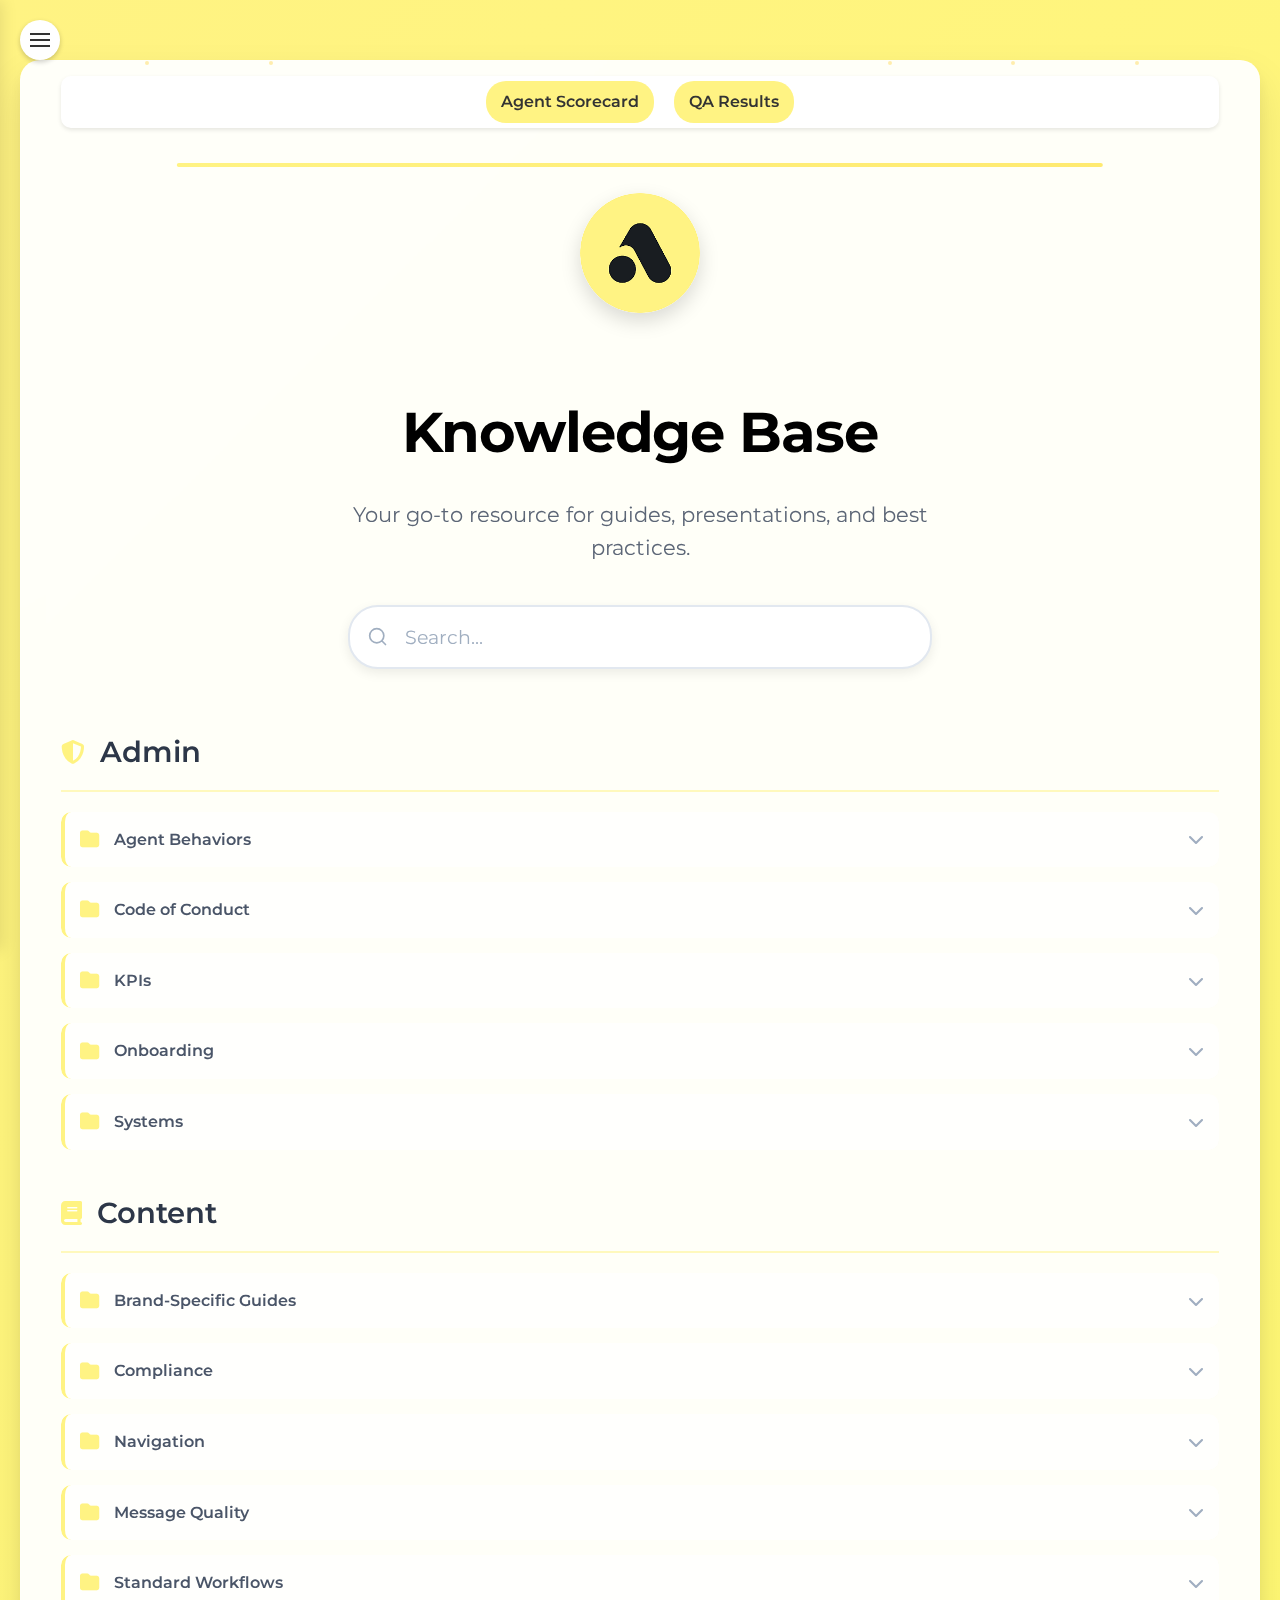
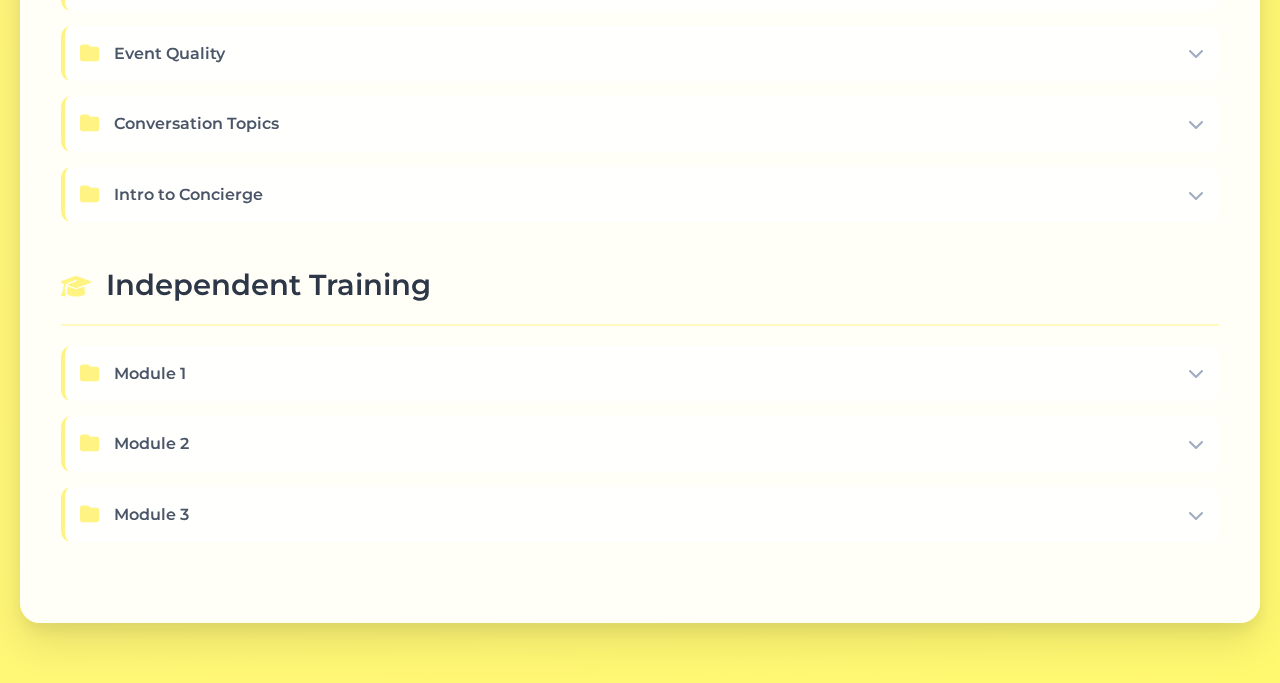
<file: index.html>
<!DOCTYPE html>
<html lang="en">
<head>
    <meta charset="UTF-8">
    <meta name="viewport" content="width=device-width, initial-scale=1.0">
    <title>Knowledge Base</title>
    <link rel="icon" type="image/png" href="favicon.png">
    <link rel="stylesheet" href="style.css">
    <link rel="preconnect" href="https://fonts.googleapis.com">
    <link rel="preconnect" href="https://fonts.gstatic.com" crossorigin>
    <link href="https://fonts.googleapis.com/css2?family=Montserrat:wght@400;600;700&family=Poppins:wght@400;600&display=swap" rel="stylesheet">
    <!-- Font Awesome for folder icons -->
    <link rel="stylesheet" href="https://cdnjs.cloudflare.com/ajax/libs/font-awesome/6.4.0/css/all.min.css">
</head>
<body>
    <!-- Sidebar Navigation -->
    <div class="sidebar">
        <div class="sidebar-header">
            <h3>Knowledge Base</h3>
        </div>
        <div class="sidebar-menu">
            <!-- Admin Category -->
            <div class="sidebar-menu-item" data-category="admin">
                <i class="fas fa-shield-alt"></i> Admin
                <div class="sidebar-submenu">
                    <div class="sidebar-submenu-item" data-folder="agent-behaviors">
                        Agent Behaviors
                        <div class="sidebar-file-list">
                            <a href="viewer.html?id=1olKxtscaFT702gQyDccRJ_m3MYW6iaqyW3Oo9rmzjJ4&type=presentation&title=Agent Behavior and Performance" class="sidebar-file">
                                <i class="fas fa-file-powerpoint"></i> Agent Behavior and Performance
                            </a>
                            <a href="viewer.html?id=1eTHXGK8vhFTQfP5beBAR-s_9_fN4T729dMig0_Cp9JY&type=presentation&title=Concierge Guidelines - Agent Behavior" class="sidebar-file">
                                <i class="fas fa-file-powerpoint"></i> Concierge Guidelines - Agent Behavior
                            </a>
                        </div>
                    </div>
                    <div class="sidebar-submenu-item" data-folder="code-of-conduct">
                        Code of Conduct
                        <div class="sidebar-file-list">
                            <a href="viewer.html?id=1h8Ml6JmSfmBBA9z9p5EKnms9NsoNZF-9&type=pdf&title=Contractor Code of Conduct" class="sidebar-file">
                                <i class="fas fa-file-pdf"></i> Contractor Code of Conduct
                            </a>
                        </div>
                    </div>
                    <div class="sidebar-submenu-item" data-folder="kpis">
                        KPIs
                        <div class="sidebar-file-list">
                            <a href="viewer.html?id=1TOtnRWPttWd5U9KQv72VvU8brF1lqprAPnd8AyS24Pg&type=presentation&title=Availability" class="sidebar-file">
                                <i class="fas fa-file-powerpoint"></i> Availability
                            </a>
                            <a href="viewer.html?id=1fUtvKj3vDpq-jmSXfIJvpQ-euCS3fm-W&type=video&title=Availability" class="sidebar-file">
                                <i class="fas fa-video"></i> Availability
                            </a>
                            <a href="viewer.html?id=1h_tq3gIEHiymN3iW3C0XrZvLDeLovVEdftJcQZtstQE&type=presentation&title=Concierge Agent Event QA" class="sidebar-file">
                                <i class="fas fa-file-powerpoint"></i> Concierge Agent Event QA
                            </a>
                            <a href="viewer.html?id=11iWtVTv52akEfjN__TMae9xq2u7SOGrlHrU8ZBifq7Y&type=presentation&title=KPIs" class="sidebar-file">
                                <i class="fas fa-file-powerpoint"></i> KPIs
                            </a>
                            <a href="viewer.html?id=1Oh7Udx2-xvmnl5NAD113WNU4xgnKZytpQca-OXB7LzU&type=presentation&title=Quality Assurance Dispute Process" class="sidebar-file">
                                <i class="fas fa-file-powerpoint"></i> Quality Assurance Dispute Process
                            </a>
                        </div>
                    </div>
                    <div class="sidebar-submenu-item" data-folder="onboarding">
                        Onboarding
                        <div class="sidebar-file-list">
                            
                            <a href="viewer.html?id=1ItUQAyYlBlCXy-paWCRg3oKSgC3525zBKTD5eXZiOfw&type=presentation&title=Concierge Agent Technical Settings" class="sidebar-file">
                                <i class="fas fa-file-powerpoint"></i> Concierge Agent Technical Settings
                            </a>
                            <a href="viewer.html?id=1h8Ml6JmSfmBBA9z9p5EKnms9NsoNZF-9&type=pdf&title=Contractor Code of Conduct" class="sidebar-file">
                                <i class="fas fa-file-pdf"></i> Contractor Code of Conduct
                            </a>
                            <a href="viewer.html?id=1ZSbFsS6EaKqrQ1mSCWS74LVCjfDJ6os0xjSJj7bywdQ&type=presentation&title=Concierge Guidelines" class="sidebar-file">
                                <i class="fas fa-file-powerpoint"></i> Concierge Guidelines
                            </a>
                        </div>
                    </div>

                    <div class="sidebar-submenu-item" data-folder="system">
                        Systems
                        <div class="sidebar-file-list">
                            <a href="viewer.html?id=1AgFj_jd8RhhhFCeOex6cEnEE9rqbxxqO-zAoaFmCHhk&type=doc&title=Agents SOP for Posting in #concierge-ops-issues" class="sidebar-file">
                                <i class="fas fa-file-alt"></i> Agents SOP for Posting in #concierge-ops-issues
                            </a>
                            <a href="viewer.html?id=1ij_dlttVQkVhNBvLd2jjNSJ-fKwER4MgW2LY9DVRtr4&type=doc&title=Guide to Posting in #concierge-tech-issues" class="sidebar-file">
                                <i class="fas fa-file-alt"></i> Guide to Posting in #concierge-tech-issues
                            </a>
                            <a href="viewer.html?id=14Pc9-bwdiFl4oXKm7xv4C3zQchwAvkzSX1pr5Qhco04&type=presentation&title=How to Use TextBlaze" class="sidebar-file">
                                <i class="fas fa-file-powerpoint"></i> How to Use TextBlaze
                            </a>
                            <a href="viewer.html?id=1A2lnqVs5rfvxsh4U8qduczgTUIDjXDIyq23G-aoFjfI&type=presentation&title=Slack & WIW Workflows" class="sidebar-file">
                                <i class="fas fa-file-powerpoint"></i> Slack & WIW Workflows
                            </a>
                            <a href="viewer.html?id=1wZ0D3cwmMVfz4DBkrDYMUdKQGb9_y0aeS0w0NZpwovM&type=presentation&title=Support Tools" class="sidebar-file">
                                <i class="fas fa-file-powerpoint"></i> Support Tools
                            </a>
                            <a href="viewer.html?id=1bt2m8jstjHm__PCuSoUd7-nMYIbe9gDPIe84Pp8PtM4&type=presentation&title=When I Work Guide" class="sidebar-file">
                                <i class="fas fa-file-powerpoint"></i> When I Work Guide
                            </a>
                        </div>
                    </div>
                </div>
            </div>
            
            <!-- Content Category -->
            <div class="sidebar-menu-item" data-category="content">
                <i class="fas fa-book"></i> Content
                <div class="sidebar-submenu">
                    <div class="sidebar-submenu-item" data-folder="content">
                        Brand-Specific Guides
                        <div class="sidebar-file-list">
                            <a href="viewer.html?id=1qfRLCHFhBBGC4Fd8dBjSB1om0toCqaJJIn_3wxb8Evo&type=doc&title=Baby Quip Training Guide" class="sidebar-file">
                                <i class="fas fa-file-alt"></i>
                                <span>Baby Quip Training Guide</span>
                            </a>
                            <a href="viewer.html?id=1B4AxcnQkfUcM_0Wv68nq7dbDBiWb4XTb9GfWtJCjfT8&type=doc&title=Covercraft Link Guide" class="sidebar-file">
                                <i class="fas fa-file-alt"></i>
                                <span>Covercraft Link Guide</span>
                            </a>
                            <a href="viewer.html?id=1DD2uthtX6ZnDINVpO00_RqfvtqEInQsXTgchl_OjQCM&type=doc&title=LG Training Guide" class="sidebar-file">
                                <i class="fas fa-file-alt"></i>
                                <span>LG Training Guide</span>
                            </a>
                        </div>
                    </div>
                    <div class="sidebar-submenu-item" data-folder="compliance">
                        <span>Compliance</span>
                        <div class="sidebar-file-list">
                            <a href="viewer.html?id=1KZoH-uKrc24SgBwT6Zk6L65aAApt12ijkN7nVlbkdFA&type=presentation&title=Handling Emergencies & Sensitive Issues" class="sidebar-file">
                                <i class="fas fa-file-powerpoint"></i> Handling Emergencies & Sensitive Issues
                            </a>
                            <a href="viewer.html?id=196tQ4DTNhJSLh4xvruucnnmhZN8iD3c9EmrTksp69qA&type=presentation&title=Opting In & Out" class="sidebar-file">
                                <i class="fas fa-file-powerpoint"></i> Opting In & Out
                            </a>
                            <a href="viewer.html?id=1Tv9pwDIIX_-j0mTRf-cjxqPZWF20mxXh&type=video&title=Opting In & Out" class="sidebar-file">
                                <i class="fas fa-video"></i> Opting In & Out
                            </a>
                            <a href="viewer.html?id=1-xCyJdTC-vOhEbdAUCeZIQg7zTjutrMJys0ESLvhybY&type=doc&title=Personal Information Process" class="sidebar-file">
                                <i class="fas fa-file-alt"></i> Personal Information Process
                            </a>
                        </div>
                    </div>
                    <div class="sidebar-submenu-item" data-folder="conversation-topics">
                        Conversation Topics
                        <div class="sidebar-subfolder-list">
                            <!-- Pre-Purchase Subfolder -->
                            <div class="sidebar-subfolder-item" data-subfolder="pre-purchase">
                                Pre-Purchase
                                <div class="sidebar-file-list">
                                    <a href="viewer.html?id=1ecmLkQQpgBrFvs2j66NxG8RyOxXby4k2&type=video&title=Intro to Discounts" class="sidebar-file">
                                        <i class="fas fa-video"></i> Intro to Discounts
                                    </a>
                                    <a href="viewer.html?id=1LZmUsf2SOp1RBDFcXfV1KnnLX_S9tqHt2vF_I6_JjRU&type=presentation&title=Price Matching/Adjustments" class="sidebar-file">
                                        <i class="fas fa-file-powerpoint"></i> Price Matching/Adjustments
                                    </a>
                                    <a href="viewer.html?id=1qJM9406IKWMnC3vbNRHMTLHTRNTDixNQRflBonFNZ_8&type=doc&title=Promotions Troubleshooting" class="sidebar-file">
                                        <i class="fas fa-file-alt"></i> Promotions Troubleshooting
                                    </a>
                                    <a href="viewer.html?id=1D3hqTpsoD5Grk-VIoIvnmNvdmTsKEEfb&type=video&title=Restocks" class="sidebar-file">
                                        <i class="fas fa-video"></i> Restocks
                                    </a>
                                    <a href="viewer.html?id=1PhOw3LF0aNbJLyWFDBVaZTe2AiTxwrgbqZfSJfCHjuI&type=doc&title=Rewards and Credit" class="sidebar-file">
                                        <i class="fas fa-file-alt"></i> Rewards and Credit
                                    </a>
                                    <a href="viewer.html?id=1sWF5HFRu8rpk1kk9UXwsWzeb-p2zEzJUU-nBqx9j8Ko&type=presentation&title=Sizing" class="sidebar-file">
                                        <i class="fas fa-file-powerpoint"></i> Sizing
                                    </a>
                                    <a href="viewer.html?id=1TWXA67GccVFHXwuuthP-K3OwT5hm7DkGZZ6tHgYcd4s&type=presentation&title=Troubleshooting Payment Issues" class="sidebar-file">
                                        <i class="fas fa-file-powerpoint"></i> Troubleshooting Payment Issues
                                    </a>
                                </div>
                            </div>
                            
                            <!-- Post-Purchase Subfolder -->
                            <div class="sidebar-subfolder-item" data-subfolder="post-purchase">
                                Post-Purchase
                                <div class="sidebar-file-list">
                                    <a href="viewer.html?id=1XKDoSzRzNmcg-J2O1eWKBYo5n5C1bY43nno2qdKBeU0&type=presentation&title=Cancel/Edit" class="sidebar-file">
                                        <i class="fas fa-file-powerpoint"></i> Cancel/Edit
                                    </a>
                                    <a href="viewer.html?id=1t5eJs6BWsC4I1t9z1P7n_BB1Idj4j4kQjPGo8JkuUpg&type=doc&title=Missing/Lost Items" class="sidebar-file">
                                        <i class="fas fa-file-alt"></i> Missing/Lost Items
                                    </a>
                                    <a href="viewer.html?id=1_e5q8791AC6dDyK5uuOCTmwxscsNxMrq&type=video&title=Order Edits" class="sidebar-file">
                                        <i class="fas fa-video"></i> Order Edits
                                    </a>
                                    <a href="viewer.html?id=1_6FReKGa18LL7pZjgLcdzNQ99Se-oAMrcpz3Cy88YA0&type=doc&title=Order Status Inquiry and Resolution Guide" class="sidebar-file">
                                        <i class="fas fa-file-alt"></i> Order Status Inquiry and Resolution Guide
                                    </a>
                                    <a href="viewer.html?id=1TwOvdUcayZrBrCCTzRAzdIXxNBlCuVls&type=video&title=Order Updates" class="sidebar-file">
                                        <i class="fas fa-video"></i> Order Updates
                                    </a>
                                    <a href="viewer.html?id=1eiCZDlcrKhh0kqAjp-Dq9oPne8f07rNwXrB1J3hTFpo&type=presentation&title=Returns & Exchanges/Warranties" class="sidebar-file">
                                        <i class="fas fa-file-powerpoint"></i> Returns & Exchanges/Warranties
                                    </a>
                                    <a href="viewer.html?id=102c6N2Z6ecWiSZN4LaORyE43oFaXlwLtSGdkfDTRj2s&type=presentation&title=Subscription Issues" class="sidebar-file">
                                        <i class="fas fa-file-powerpoint"></i> Subscription Issues
                                    </a>
                                </div>
                            </div>
                            
                        </div>
                    </div>
                    <div class="sidebar-submenu-item" data-folder="event-quality">
                        Event Quality
                        <div class="sidebar-file-list">
                            <a href="viewer.html?id=1QJDaNbXtdb92SRwyJBn4FEW3lftD4Fx5wd2JcVFcquU&type=presentation&title=Events" class="sidebar-file">
                                <i class="fas fa-file-powerpoint"></i>
                                <span>Events</span>
                            </a>
                            <a href="viewer.html?id=1H_KY7uDk3ik_MWY2CLhBqcjsHoknDevs&type=video&title=Events" class="sidebar-file">
                                <i class="fas fa-video"></i>
                                <span>Events</span>
                            </a>
                            <a href="viewer.html?id=1LK6kHoDfptzQu0HdiPfUdyqQ2rPnxtDejzZJKevAHW8&type=presentation&title=Double Texting" class="sidebar-file">
                                <i class="fas fa-file-powerpoint"></i>
                                <span>Double Texting</span>
                            </a>
                            <a href="viewer.html?id=1EeotDJ3Yl5_DfrKBfeI9OEzlKArQ3SnS9Xn_eX7qIH8&type=presentation&title=DNR•. Blocklist Guide" class="sidebar-file">
                                <i class="fas fa-file-powerpoint"></i>
                                <span>DNR: Blocklist Guide</span>
                            </a>
                            <a href="viewer.html?id=1oypGb2Qjog5R1uCatVToFvmMopCPVPTwvtNa0zrlhYQ&type=presentation&title=DNR: Closing Guide" class="sidebar-file">
                                <i class="fas fa-file-powerpoint"></i>
                                <span>DNR: Closing Guide</span>
                            </a>
                            <a href="viewer.html?id=15a4BUtjFrg3NHNr0hBkFbxj4wm1qHwct0FmpOJW8txo&type=presentation&title=DNR: Unsubscribing Guide" class="sidebar-file">
                                <i class="fas fa-file-powerpoint"></i>
                                <span>DNR: Unsubscribing Guide</span>
                            </a>
                            <a href="viewer.html?id=1jjeL64GHehT48K9I3JVK-77BTVKIRAx1x3NBZZorHrg&type=doc&title=When to Blocklist" class="sidebar-file">
                                <i class="fas fa-file-alt"></i>
                                <span>When to Blocklist</span>
                            </a>
                            <a href="viewer.html?id=1gEqkOP2lJW37bzRptpqSY7Hdh8Jq7FyxEJK6P-oOeOY&type=doc&title=When to Close a Conversation" class="sidebar-file">
                                <i class="fas fa-file-alt"></i>
                                <span>When to Close a Conversation</span>
                            </a>
                            <a href="viewer.html?id=1lMrqnCotpslJTDQ8ycijuAwFpocK74TM0xXxxx3WqDg&type=doc&title=When to Unsubscribe" class="sidebar-file">
                                <i class="fas fa-file-alt"></i>
                                <span>When to Unsubscribe</span>
                            </a>
                        </div>
                    </div>
                    <div class="sidebar-submenu-item" data-folder="intro-to-concierge">
                        Intro to Concierge
                        <div class="sidebar-file-list">
                            <a href="viewer.html?id=1t_JUenRd-xYvIStkdqkAf1GuAHeaxqft&type=video&title=Attentive Messages" class="sidebar-file">
                                <i class="fas fa-video"></i> Attentive Messages
                            </a>
                            <a href="viewer.html?id=1-etU0bg2p3UPNMl9yr2IN50amGxEGQlG&type=video&title=E-Commerce" class="sidebar-file">
                                <i class="fas fa-video"></i> E-Commerce
                            </a>
                            <a href="viewer.html?id=1G58l-NvsUWD82hXf3E6RQtm3beMbbVlF&type=video&title=Shopify vs. Non Shopify" class="sidebar-file">
                                <i class="fas fa-video"></i> Shopify vs. Non Shopify
                            </a>
                            <a href="viewer.html?id=1mUi2LdjQNmC14QXIAc_RQjZgB2G3hvO-&type=video&title=Sub-Verticals" class="sidebar-file">
                                <i class="fas fa-video"></i> Sub-Verticals
                            </a>
                            <a href="viewer.html?id=14qRworZF73Axj4MGk1DzZ_L8ANoVZk0f&type=video&title=Subscriber's Lens" class="sidebar-file">
                                <i class="fas fa-video"></i> Subscriber's Lens
                            </a>
                            <a href="viewer.html?id=1yTXSjLQ2u2BTnUYsG0XDyRJ8vx_mdegMXu521SW6XdM&type=presentation&title=Attentive Messages" class="sidebar-file">
                                <i class="fas fa-file-powerpoint"></i> Attentive Messages
                            </a>
                            <a href="viewer.html?id=1celRsgKBZwr4rqRKEe72Z_qVRDFxWYt729W3nzO8y8c&type=presentation&title=Concierge Through The Lens of Subscribers" class="sidebar-file">
                                <i class="fas fa-file-powerpoint"></i> Concierge Through The Lens of Subscribers
                            </a>
                            <a href="viewer.html?id=1p_e1vLAOCjvx3QrUYpP5MtbcuuHy3f39ViqMOHKd21g&type=presentation&title=E-Commerce" class="sidebar-file">
                                <i class="fas fa-file-powerpoint"></i> E-Commerce
                            </a>
                            <a href="viewer.html?id=1yTFwAQEs0zettdi4aw9hA-IeN59AyAv8rw4jza0mAEY&type=presentation&title=Sub-Verticals" class="sidebar-file">
                                <i class="fas fa-file-powerpoint"></i> Sub-Verticals
                            </a>
                        </div>
                    </div>
                    <div class="sidebar-submenu-item" data-folder="message-quality">
                        Message Quality
                        <div class="sidebar-file-list">
                            <a href="viewer.html?id=1Dtq1IV2Fe_-nxPvdhEt2wdLwIny8OnUpWiCTyghQN7c&type=presentation&title=QA Approach" class="sidebar-file">
                                <i class="fas fa-file-powerpoint"></i>
                                <span>QA Approach</span>
                            </a>
                            <a href="viewer.html?id=1QpQbnZ_Fc0BGohBWTTw_VuFBTHbF4DspMPuXxR25rNg&type=doc&title=Personalization/Empathy" class="sidebar-file">
                                <i class="fas fa-file-alt"></i>
                                <span>Personalization and Empathy</span>
                            </a>
                            <a href="viewer.html?id=1WkFeEh3dFknWw3tkJQ1RHllEtUAbEL6NLmEhT9eeqno&type=doc&title=Driving to Purchase" class="sidebar-file">
                                <i class="fas fa-file-alt"></i>
                                <span>Driving to Purchase</span>
                            </a>
                            <a href="viewer.html?id=1E9x6r_BJoLOWqH85q4jCkVbG3iYStwFLp7QPrprow_0&type=presentation&title=Empathy & Non-Apologies" class="sidebar-file">
                                <i class="fas fa-file-powerpoint"></i>
                                <span>Empathy & Non-Apologies</span>
                            </a>
                            <a href="viewer.html?id=1Sy85XmoQ0Ll55AOJ51ufJQXCuuLTJgp1aQc1kQbI9_I&type=presentation&title=Intro to QA" class="sidebar-file">
                                <i class="fas fa-file-powerpoint"></i>
                                <span>Intro to QA</span>
                            </a>
                            <a href="viewer.html?id=1IMsg9xN12s-daxJd_tvwJejh8o3SwPrXO21rTD2KdY8&type=presentation&title=Intro to Sales Approach" class="sidebar-file">
                                <i class="fas fa-file-powerpoint"></i>
                                <span>Intro to Sales Approach</span>
                            </a>
                            <a href="viewer.html?id=1VYRBNSJMcBH58ynQlFFK0WZuNu6roRCwpF57Cp8DZug&type=doc&title=Messages with Helpful Links" class="sidebar-file">
                                <i class="fas fa-file-alt"></i>
                                <span>Messages with Helpful Links</span>
                            </a>
                            <a href="viewer.html?id=1kXfJrO1xagO4oujZrWIad7khbTFPy2MIFFwbc5et3f4&type=presentation&title=QA Guide" class="sidebar-file">
                                <i class="fas fa-file-powerpoint"></i>
                                <span>QA Guide</span>
                            </a>
                        </div>
                    </div>
                    <div class="sidebar-submenu-item" data-folder="navigation">
                        Navigation
                        <div class="sidebar-file-list">
                            <a href="viewer.html?id=1p9aosWDa8VqobsdSQX6joNLiQ-f2FdCkSG-TgZb-p5Y&type=presentation&title=When to Request Templates" class="sidebar-file">
                                <i class="fas fa-file-powerpoint"></i> When to Request Templates
                            </a>
                            <a href="viewer.html?id=1jl9L1jHTcPhcXRL_24P3EmGW5UQbkAXqdDT_fmYpIoU&type=presentation&title=Templates" class="sidebar-file">
                                <i class="fas fa-file-powerpoint"></i> Templates
                            </a>
                            <a href="viewer.html?id=1JY1rfqqoQmv154h5J2kD-6v-FPcwVVJKUXgL4OkVk_4&type=presentation&title=System Navigation" class="sidebar-file">
                                <i class="fas fa-file-powerpoint"></i>
                                <span>System Navigation</span>
                            </a>

                            <a href="viewer.html?id=1Fjv7pwVx46H1tospQELVWe879PrEvfKu8118tJIfyQQ&type=doc&title=Templates and Shortcuts" class="sidebar-file">
                                <i class="fas fa-file-alt"></i>
                                <span>Templates and Shortcuts</span>
                            </a>
                            <a href="viewer.html?id=103bnR52cSjwPeiBMOwbKxQ0B0UFB1ctN5i5eY4Ciy60&type=presentation&title=Brand Tone Preference" class="sidebar-file">
                                <i class="fas fa-file-powerpoint"></i>
                                <span>Brand Tone Preference</span>
                            </a>
                            <a href="viewer.html?id=1XTNvBYQmQ415LPChkFyockUbiaLAIrss&type=video&title=Concierge Keyboard Shortcuts" class="sidebar-file">
                                <i class="fas fa-video"></i>
                                <span>Concierge Keyboard Shortcuts</span>
                            </a>
                            <a href="viewer.html?id=1aCnvtjEmL5lGK4CHtndiU6LmcwuyasOEHAZB_iZYAAE&type=doc&title=Notes Guide" class="sidebar-file">
                                <i class="fas fa-file-alt"></i>
                                <span>Notes Guide</span>
                            </a>
                            <a href="viewer.html?id=1pI_itJNocEVsX7HkK6sEDXQTfOhNMuPh&type=video&title=System Navigation - Full" class="sidebar-file">
                                <i class="fas fa-video"></i>
                                <span>System Navigation - Full</span>
                            </a>
                            <a href="viewer.html?id=1he44Kz9plncKgPA4YPvwkrMBhT3ksllN&type=video&title=System Navigation - Conversation Page" class="sidebar-file">
                                <i class="fas fa-video"></i>
                                <span>System Navigation - Conversation Page</span>
                            </a>
                            <a href="viewer.html?id=1Ga3oBn_4riK75OVh0Lqob_3nYgqw6WYG&type=video&title=System Navigation - Dashboard Features - Companies Tab" class="sidebar-file">
                                <i class="fas fa-video"></i>
                                <span>System Navigation - Dashboard Features - Companies Tab</span>
                            </a>
                            <a href="viewer.html?id=1SFrfqe4xpGPEeZLpWIgQu_6mN96mWAQ8&type=video&title=Templates" class="sidebar-file">
                                <i class="fas fa-video"></i>
                                <span>Templates</span>
                            </a>
                        </div>
                    </div>
                    <div class="sidebar-submenu-item" data-folder="standard-workflows">
                        Standard Workflows
                        <div class="sidebar-file-list">
                            <a href="viewer.html?id=13uBZDbiqkbPMaHoI_oZ-khyMAUCi1UcQ&type=video&title=Product Searches" class="sidebar-file">
                                <i class="fas fa-video"></i> Product Searches
                            </a>

                            <a href="viewer.html?id=1lLMI34T6ty9y0_0RqBqnHh9qgM3d5Sp9dom_YPgTmEc&type=presentation&title=Escalations" class="sidebar-file">
                                <i class="fas fa-file-powerpoint"></i> Escalations
                            </a>
                            <a href="viewer.html?id=1bqpdA7nf0oXy2_9qFIEuKT6cuoEomKoU&type=video&title=Escalations" class="sidebar-file">
                                <i class="fas fa-video"></i> Escalations
                            </a>
                            <a href="viewer.html?id=1qj6voHaFiOS55gPm3yjwY6GrtoUwG7ND4jn3KtQFkCM&type=presentation&title=Handling AI Conversation" class="sidebar-file">
                                <i class="fas fa-file-powerpoint"></i> Handling AI Conversation
                            </a>
                            <a href="viewer.html?id=1hmsq7VvrGCgeESZQFOhqIZ3VJIUcSnlng1EgPIQAtFc&type=presentation&title=How To Probe" class="sidebar-file">
                                <i class="fas fa-file-powerpoint"></i> How To Probe
                            </a>
                            <a href="viewer.html?id=1UHXkM3IBJF7bok8dAVrGEbQvdzdlOUMlmP0XPHNwJ-8&type=presentation&title=How to Rectify Mistakes" class="sidebar-file">
                                <i class="fas fa-file-powerpoint"></i> How to Rectify Mistakes
                            </a>
                            <a href="viewer.html?id=1HHsv70ZYF3VyvzhGyCg5U6BA5WKWfx6QIW_kSF37Arg&type=presentation&title=How To Verify Sources/Credible Sources" class="sidebar-file">
                                <i class="fas fa-file-powerpoint"></i> How To Verify Sources/Credible Sources
                            </a>

                            <a href="viewer.html?id=11T7I1iwLc7OejJWXnBqjBGemHdcP1KpgeeHBpBSKsoc&type=presentation&title=Responding To Customers" class="sidebar-file">
                                <i class="fas fa-file-powerpoint"></i> Responding To Customers
                            </a>
                            <a href="viewer.html?id=1AXRgym1ZmGOfMiCNgvTyVjgxBqHeDyS3&type=video&title=Responding to Customers" class="sidebar-file">
                                <i class="fas fa-video"></i> Responding to Customers
                            </a>
                            <a href="viewer.html?id=1mjBNfpQ6HJS7hhqxLOvSNYvaLLQHEREE4gAo1g9WObs&type=presentation&title=Sending to CS" class="sidebar-file">
                                <i class="fas fa-file-powerpoint"></i> Sending to CS
                            </a>
                            <a href="viewer.html?id=14LSDP-pgT45LsPvZWHdoRcykZ2HsyOFEdsmKrI3A5xo&type=presentation&title=The Research Process" class="sidebar-file">
                                <i class="fas fa-file-powerpoint"></i> The Research Process
                            </a>
                            <a href="viewer.html?id=1jQGlcMiaGpdeHijxi7dl5sqJxiBHpxGN6XMCMcuhe70&type=presentation&title=Troubleshooting Website Issues" class="sidebar-file">
                                <i class="fas fa-file-powerpoint"></i> Troubleshooting Website Issues
                            </a>
                        </div>
                    </div>
                         </div>
                     </div>
            
            <!-- Independent Training Category -->
            <div class="sidebar-menu-item" data-category="training">
                <i class="fas fa-graduation-cap"></i> Independent Training
                <div class="sidebar-submenu">
                    <div class="sidebar-submenu-item" data-folder="module-1">
                        Module 1
                        <div class="sidebar-file-list">
                            <a href="viewer.html?id=1olKxtscaFT702gQyDccRJ_m3MYW6iaqyW3Oo9rmzjJ4&type=presentation&title=Performance Tracking & Support Tools&quiz=1uc8VVay3VsTWdBlHZBeVojnKSuo4WElQaiSvfRBvlcY&training=true" class="sidebar-file">
                                <i class="fas fa-file-powerpoint"></i> Performance Tracking & Support Tools
                            </a>
                            <a href="viewer.html?id=1vqhJEJKPffTT8I5z2anpyVHpqMc-GHXe9U79zgdZfrk&type=presentation&title=Website Navigation & Research Process&quiz=1j8mQg06tEznwNKbh8Clhe8ADJFw1uIGfeNFXbYJYmkY&training=true" class="sidebar-file">
                                <i class="fas fa-file-powerpoint"></i> Website Navigation & Research Process
                            </a>
                            <a href="viewer.html?id=1Qy3__PYg__gjNi7LMsw9bpnPj9MsK7Chwlg-dh4qa_k&type=presentation&title=Templates & Notes&quiz=103cdVsuxlMg13ZETDq1tIQcUIdi57uPIzueLKtFjPIU&training=true" class="sidebar-file">
                                <i class="fas fa-file-powerpoint"></i> Templates & Notes
                            </a>
                            <a href="viewer.html?id=1rARWcKeZKqv-h_y-uiYrUDyhhtf0Iy8SnqLr_audy_U&type=presentation&title=When to Mark as Do Not Respond&quiz=1M8WexxavK78aA4pf8540X8OaW_AOr5znCJOqcBrTACY&training=true" class="sidebar-file">
                                <i class="fas fa-file-powerpoint"></i> When to Mark as Do Not Respond
                            </a>
                        </div>
                    </div>
                    <div class="sidebar-submenu-item" data-folder="module-2">
                        Module 2
                        <div class="sidebar-file-list">
                            <a href="viewer.html?id=1r9mTN_Mgc9_QjoF1OvWhMNgr9MoaF2BsMgZEhzjqfxs&type=presentation&title=Driving to Purchase & Links&quiz=1F1YOGatMkOPCxO2s78tvVImNXsj77yrWz2IN2pIlkZY&training=true" class="sidebar-file">
                                <i class="fas fa-file-powerpoint"></i> Driving to Purchase & Links
                            </a>
                            <a href="viewer.html?id=1SSliJGLwg6srjDmqwUtSsVDhAdCBQSWDfmRPToM9yyE&type=presentation&title=Discounts, Rewards, and Promo Codes&quiz=1PimzX0zM4Jq-XoGUZnQ2hDgKYRFft7amO-OcFMssQSk&training=true" class="sidebar-file">
                                <i class="fas fa-file-powerpoint"></i> Discounts, Rewards, and Promo Codes
                            </a>
                            <a href="viewer.html?id=1MkPhItX5zQC6xWitpRl49P2zol9z1SjbwPR8LADkLKk&type=presentation&title=Shipping Options and Delivery&quiz=11RyXQEqnssS-vAnGQ-yGCL0nhEKIBDbrsUa3cIwYGrY&training=true" class="sidebar-file">
                                <i class="fas fa-file-powerpoint"></i> Shipping Options and Delivery
                            </a>
                            <a href="viewer.html?id=1niTTES92AD7eFtSaKr2j3sXAMsR5MMRCKh8VbxYungY&type=presentation&title=Payments & Accounts&quiz=1hb4rh3Ja4_sa2OECaeR7AC0GRaDfDnuvmC85BElGaDI&training=true" class="sidebar-file">
                                <i class="fas fa-file-powerpoint"></i> Payments & Accounts
                            </a>
                        </div>
                    </div>
                    <div class="sidebar-submenu-item" data-folder="module-3">
                        Module 3
                        <div class="sidebar-file-list">
                            <a href="viewer.html?id=1hmZHxSn6p5gusRkCV-KxNFcRkEJUmasyeSATIsi6fBs&type=presentation&title=Returns, Exchanges, and Warranties&quiz=1KHj1hr7EyT4SIjALkzHfwsT9d3PgeiuJ24GmeCdQ8Uo&training=true" class="sidebar-file">
                                <i class="fas fa-file-powerpoint"></i> Returns, Exchanges, and Warranties
                            </a>
                            <a href="viewer.html?id=17lJ5yL5Q4snbWlbs_x1_08Mx9ghvQD8F5UHT3IvGf7s&type=presentation&title=Escalations and Redirecting to CS&quiz=1RSUl45KEIRpAAnfkPfqJVvbTq9vjS_ktnhxAv80eBUA&training=true" class="sidebar-file">
                                <i class="fas fa-file-powerpoint"></i> Escalations and Redirecting to CS
                            </a>
                            <a href="viewer.html?id=1TzTq8ZwSNYWXIgJ93X6TURxEydkPkEiKJnrfGSaA8YA&type=presentation&title=Customer Engagement Techniques&quiz=1aN9vlTcIKb3PB54-8FUJQA8AGU49m6XjvWXPU24HzsA&training=true" class="sidebar-file">
                                <i class="fas fa-file-powerpoint"></i> Customer Engagement Techniques
                            </a>
                            <a href="viewer.html?id=1GPwyy4Y0hAq9HIrSJ-0XPcb9kPOz7kGDR6nIRF6xMhw&type=presentation&title=Cancelling and Editing Orders&quiz=1an6hq-1h-G3bOOcMxPmZZErJ10zyeZlYj4ZSZmXDwhk&training=true" class="sidebar-file">
                                <i class="fas fa-file-powerpoint"></i> Cancelling and Editing Orders
                            </a>
                        </div>
                    </div>
                </div>
            </div>
                                     </div>
            </div>

    <!-- Sidebar Overlay -->
    <div class="sidebar-overlay"></div>

        <!-- Burger menu button -->
        <div class="burger-menu">
            <div class="burger-icon"></div>
        </div>
        
    <div class="container">        
        <!-- Quick Links Bar -->
        <div class="quick-links-bar">
            <a href="https://docs.google.com/spreadsheets/d/1yCED0XJby-JA-kXa86O9xqSoCzGlLPn7rIRe6PUj1Y4/edit?gid=572816845#gid=572816845" class="quick-link" target="_blank">Agent Scorecard</a>
            <a href="https://docs.google.com/spreadsheets/d/1Uiv7335gcBz8auyi54ONRaFC_UVUykA4OD3f4rmaIiM/edit?gid=441899521#gid=441899521" class="quick-link" target="_blank">QA Results</a>
        </div>
        
        <!-- Animated particles background -->
        <div class="particles">
            <div class="particle"></div>
            <div class="particle"></div>
            <div class="particle"></div>
            <div class="particle"></div>
            <div class="particle"></div>
        </div>
        
        <header>
            <img src="logo.png" alt="Logo" class="logo-image">
            <h1>Knowledge Base</h1>
            <p>Your go-to resource for guides, presentations, and best practices.</p>
            
            <!-- Modern search with icon -->
            <div class="search-container">
                <div class="search-wrapper">
                    <svg class="search-icon" width="20" height="20" viewBox="0 0 24 24" fill="none" xmlns="http://www.w3.org/2000/svg">
                        <path d="M21 21L16.514 16.506L21 21ZM19 10.5C19 15.194 15.194 19 10.5 19C5.806 19 2 15.194 2 10.5C2 5.806 5.806 2 10.5 2C15.194 2 19 5.806 19 10.5Z" stroke="currentColor" stroke-width="2" stroke-linecap="round" stroke-linejoin="round"/>
                    </svg>
                    <input type="text" id="searchInput" placeholder="Search...">
                </div>
            </div>
        </header>
        
        <main>
            <div id="searchResultsContainer" style="display: none;"></div>
            
            <!-- Admin Category -->
            <h2><i class="fas fa-shield-alt category-icon"></i> Admin</h2>
            <div class="folder-container">
                <!-- Agent Behaviors Folder -->
                <div class="folder">
                    <div class="folder-header" onclick="toggleFolder(this)">
                        <i class="fas fa-folder"></i>
                        <span>Agent Behaviors</span>
                        <i class="fas fa-chevron-down folder-arrow"></i>
                    </div>
                    <div class="folder-content">
                        <a href="viewer.html?id=1olKxtscaFT702gQyDccRJ_m3MYW6iaqyW3Oo9rmzjJ4&type=presentation&title=Agent Behavior and Performance" class="file-button">
                            <i class="fas fa-file-powerpoint"></i>
                            <span>Agent Behavior and Performance</span>
                        </a>
                        <a href="viewer.html?id=1eTHXGK8vhFTQfP5beBAR-s_9_fN4T729dMig0_Cp9JY&type=presentation&title=Concierge Guidelines - Agent Behavior" class="file-button">
                            <i class="fas fa-file-powerpoint"></i>
                            <span>Concierge Guidelines - Agent Behavior</span>
                        </a>
                    </div>
                </div>
                
                <!-- Code of Conduct Folder -->
                <div class="folder">
                    <div class="folder-header" onclick="toggleFolder(this)">
                        <i class="fas fa-folder"></i>
                        <span>Code of Conduct</span>
                        <i class="fas fa-chevron-down folder-arrow"></i>
                    </div>
                    <div class="folder-content">
                        <a href="viewer.html?id=1h8Ml6JmSfmBBA9z9p5EKnms9NsoNZF-9&type=pdf&title=Contractor Code of Conduct" class="file-button">
                            <i class="fas fa-file-pdf"></i>
                            <span>Contractor Code of Conduct</span>
                        </a>
                    </div>
                </div>
                
                <!-- KPIs Folder -->
                <div class="folder">
                    <div class="folder-header" onclick="toggleFolder(this)">
                        <i class="fas fa-folder"></i>
                        <span>KPIs</span>
                        <i class="fas fa-chevron-down folder-arrow"></i>
                    </div>
                    <div class="folder-content">
                        <a href="viewer.html?id=1TOtnRWPttWd5U9KQv72VvU8brF1lqprAPnd8AyS24Pg&type=presentation&title=Availability" class="file-button">
                            <i class="fas fa-file-powerpoint"></i>
                            <span>Availability</span>
                        </a>
                        <a href="viewer.html?id=1fUtvKj3vDpq-jmSXfIJvpQ-euCS3fm-W&type=video&title=Availability" class="file-button">
                            <i class="fas fa-video"></i> Availability
                        </a>
                        <a href="viewer.html?id=1h_tq3gIEHiymN3iW3C0XrZvLDeLovVEdftJcQZtstQE&type=presentation&title=Concierge Agent Event QA" class="file-button">
                            <i class="fas fa-file-powerpoint"></i>
                            <span>Concierge Agent Event QA</span>
                        </a>
                        <a href="viewer.html?id=11iWtVTv52akEfjN__TMae9xq2u7SOGrlHrU8ZBifq7Y&type=presentation&title=KPIs" class="file-button">
                            <i class="fas fa-file-powerpoint"></i>
                            <span>KPIs</span>
                        </a>
                        <a href="viewer.html?id=1Oh7Udx2-xvmnl5NAD113WNU4xgnKZytpQca-OXB7LzU&type=presentation&title=Quality Assurance Dispute Process" class="file-button">
                            <i class="fas fa-file-powerpoint"></i>
                            <span>Quality Assurance Dispute Process</span>
                        </a>
                    </div>
                </div>
                
                <!-- Onboarding Folder -->
                <div class="folder">
                    <div class="folder-header" onclick="toggleFolder(this)">
                        <i class="fas fa-folder"></i>
                        <span>Onboarding</span>
                        <i class="fas fa-chevron-down folder-arrow"></i>
                    </div>
                    <div class="folder-content">

                        <a href="viewer.html?id=1ItUQAyYlBlCXy-paWCRg3oKSgC3525zBKTD5eXZiOfw&type=presentation&title=Concierge Agent Technical Settings" class="file-button">
                            <i class="fas fa-file-powerpoint"></i>
                            <span>Concierge Agent Technical Settings</span>
                        </a>
                        <a href="viewer.html?id=1h8Ml6JmSfmBBA9z9p5EKnms9NsoNZF-9&type=pdf&title=Contractor Code of Conduct" class="file-button">
                            <i class="fas fa-file-pdf"></i>
                            <span>Contractor Code of Conduct</span>
                        </a>
                        <a href="viewer.html?id=1ZSbFsS6EaKqrQ1mSCWS74LVCjfDJ6os0xjSJj7bywdQ&type=presentation&title=Concierge Guidelines" class="file-button">
                            <i class="fas fa-file-powerpoint"></i>
                            <span>Concierge Guidelines</span>
                        </a>
                    </div>
                </div>
                

                
                <!-- System Folder -->
                <div class="folder">
                    <div class="folder-header" onclick="toggleFolder(this)">
                        <i class="fas fa-folder"></i>
                        <span>Systems</span>
                        <i class="fas fa-chevron-down folder-arrow"></i>
                    </div>
                    <div class="folder-content">
                        <a href="viewer.html?id=1AgFj_jd8RhhhFCeOex6cEnEE9rqbxxqO-zAoaFmCHhk&type=doc&title=Agents SOP for Posting in #concierge-ops-issues" class="file-button">
                            <i class="fas fa-file-alt"></i>
                            <span>Agents SOP for Posting in #concierge-ops-issues</span>
                        </a>
                        <a href="viewer.html?id=1ij_dlttVQkVhNBvLd2jjNSJ-fKwER4MgW2LY9DVRtr4&type=doc&title=Guide to Posting in #concierge-tech-issues" class="file-button">
                            <i class="fas fa-file-alt"></i>
                            <span>Guide to Posting in #concierge-tech-issues</span>
                        </a>
                        <a href="viewer.html?id=14Pc9-bwdiFl4oXKm7xv4C3zQchwAvkzSX1pr5Qhco04&type=presentation&title=How to Use TextBlaze" class="file-button">
                            <i class="fas fa-file-powerpoint"></i>
                            <span>How to Use TextBlaze</span>
                        </a>
                        <a href="viewer.html?id=1A2lnqVs5rfvxsh4U8qduczgTUIDjXDIyq23G-aoFjfI&type=presentation&title=Slack & WIW Workflows" class="file-button">
                            <i class="fas fa-file-powerpoint"></i>
                            <span>Slack & WIW Workflows</span>
                        </a>
                        <a href="viewer.html?id=1wZ0D3cwmMVfz4DBkrDYMUdKQGb9_y0aeS0w0NZpwovM&type=presentation&title=Support Tools" class="file-button">
                            <i class="fas fa-file-powerpoint"></i>
                            <span>Support Tools</span>
                        </a>
                        <a href="viewer.html?id=1bt2m8jstjHm__PCuSoUd7-nMYIbe9gDPIe84Pp8PtM4&type=presentation&title=When I Work Guide" class="file-button">
                            <i class="fas fa-file-powerpoint"></i>
                            <span>When I Work Guide</span>
                        </a>
                    </div>
                </div>
            </div>

            <!-- Content Category -->
            <h2><i class="fas fa-book category-icon"></i> Content</h2>
            <div class="folder-container">
                <!-- Brand-Specific Guides Folder -->
                <div class="folder">
                    <div class="folder-header" onclick="toggleFolder(this)">
                        <i class="fas fa-folder"></i>
                        <span>Brand-Specific Guides</span>
                        <i class="fas fa-chevron-down folder-arrow"></i>
                    </div>
                    <div class="folder-content">
                        <a href="viewer.html?id=1qfRLCHFhBBGC4Fd8dBjSB1om0toCqaJJIn_3wxb8Evo&type=doc&title=Baby Quip Training Guide" class="file-button">
                            <i class="fas fa-file-alt"></i>
                            <span>Baby Quip Training Guide</span>
                        </a>
                        <a href="viewer.html?id=1B4AxcnQkfUcM_0Wv68nq7dbDBiWb4XTb9GfWtJCjfT8&type=doc&title=Covercraft Link Guide" class="file-button">
                            <i class="fas fa-file-alt"></i>
                            <span>Covercraft Link Guide</span>
                        </a>
                        <a href="viewer.html?id=1DD2uthtX6ZnDINVpO00_RqfvtqEInQsXTgchl_OjQCM&type=doc&title=LG Training Guide" class="file-button">
                            <i class="fas fa-file-alt"></i>
                            <span>LG Training Guide</span>
                        </a>
                    </div>
                </div>
                
                <!-- Compliance Folder -->
                <div class="folder">
                    <div class="folder-header" onclick="toggleFolder(this)">
                        <i class="fas fa-folder"></i>
                        <span>Compliance</span>
                        <i class="fas fa-chevron-down folder-arrow"></i>
                    </div>
                    <div class="folder-content">
                        <a href="viewer.html?id=1KZoH-uKrc24SgBwT6Zk6L65aAApt12ijkN7nVlbkdFA&type=presentation&title=Handling Emergencies & Sensitive Issues" class="file-button">
                            <i class="fas fa-file-powerpoint"></i>
                            <span>Handling Emergencies & Sensitive Issues</span>
                        </a>
                        <a href="viewer.html?id=196tQ4DTNhJSLh4xvruucnnmhZN8iD3c9EmrTksp69qA&type=presentation&title=Opting In & Out" class="file-button">
                            <i class="fas fa-file-powerpoint"></i>
                            <span>Opting In & Out</span>
                        </a>
                        <a href="viewer.html?id=1Tv9pwDIIX_-j0mTRf-cjxqPZWF20mxXh&type=video&title=Opting In & Out" class="file-button">
                            <i class="fas fa-video"></i>
                            <span>Opting In & Out</span>
                        </a>
                        <a href="viewer.html?id=1-xCyJdTC-vOhEbdAUCeZIQg7zTjutrMJys0ESLvhybY&type=doc&title=Personal Information Process" class="file-button">
                            <i class="fas fa-file-alt"></i>
                            <span>Personal Information Process</span>
                        </a>
                    </div>
                </div>
                
                <!-- Navigation Folder -->
                <div class="folder">
                    <div class="folder-header" onclick="toggleFolder(this)">
                        <i class="fas fa-folder"></i>
                        <span>Navigation</span>
                        <i class="fas fa-chevron-down folder-arrow"></i>
                    </div>
                    <div class="folder-content">
                        <a href="viewer.html?id=1p9aosWDa8VqobsdSQX6joNLiQ-f2FdCkSG-TgZb-p5Y&type=presentation&title=When to Request Templates" class="file-button">
                            <i class="fas fa-file-powerpoint"></i> When to Request Templates
                        </a>
                        <a href="viewer.html?id=1jl9L1jHTcPhcXRL_24P3EmGW5UQbkAXqdDT_fmYpIoU&type=presentation&title=Templates" class="file-button">
                            <i class="fas fa-file-powerpoint"></i> Templates
                        </a>
                        <a href="viewer.html?id=1JY1rfqqoQmv154h5J2kD-6v-FPcwVVJKUXgL4OkVk_4&type=presentation&title=System Navigation" class="file-button">
                            <i class="fas fa-file-powerpoint"></i>
                            <span>System Navigation</span>
                        </a>

                        <a href="viewer.html?id=1Fjv7pwVx46H1tospQELVWe879PrEvfKu8118tJIfyQQ&type=doc&title=Templates and Shortcuts" class="file-button">
                            <i class="fas fa-file-alt"></i>
                            <span>Templates and Shortcuts</span>
                        </a>
                        <a href="viewer.html?id=103bnR52cSjwPeiBMOwbKxQ0B0UFB1ctN5i5eY4Ciy60&type=presentation&title=Brand Tone Preference" class="file-button">
                            <i class="fas fa-file-powerpoint"></i>
                            <span>Brand Tone Preference</span>
                        </a>
                        <a href="viewer.html?id=1XTNvBYQmQ415LPChkFyockUbiaLAIrss&type=video&title=Concierge Keyboard Shortcuts" class="file-button">
                            <i class="fas fa-video"></i>
                            <span>Concierge Keyboard Shortcuts</span>
                        </a>
                        <a href="viewer.html?id=1aCnvtjEmL5lGK4CHtndiU6LmcwuyasOEHAZB_iZYAAE&type=doc&title=Notes Guide" class="file-button">
                            <i class="fas fa-file-alt"></i>
                            <span>Notes Guide</span>
                        </a>
                        <a href="viewer.html?id=1pI_itJNocEVsX7HkK6sEDXQTfOhNMuPh&type=video&title=System Navigation - Full" class="file-button">
                            <i class="fas fa-video"></i>
                            <span>System Navigation - Full</span>
                        </a>
                        <a href="viewer.html?id=1he44Kz9plncKgPA4YPvwkrMBhT3ksllN&type=video&title=System Navigation - Conversation Page" class="file-button">
                            <i class="fas fa-video"></i>
                            <span>System Navigation - Conversation Page</span>
                        </a>
                        <a href="viewer.html?id=1Ga3oBn_4riK75OVh0Lqob_3nYgqw6WYG&type=video&title=System Navigation - Dashboard Features - Companies Tab" class="file-button">
                            <i class="fas fa-video"></i>
                            <span>System Navigation - Dashboard Features - Companies Tab</span>
                        </a>
                        <a href="viewer.html?id=1SFrfqe4xpGPEeZLpWIgQu_6mN96mWAQ8&type=video&title=Templates" class="file-button">
                            <i class="fas fa-video"></i>
                            <span>Templates</span>
                        </a>
                    </div>
                </div>
                
                <!-- Message Quality Folder -->
                <div class="folder">
                    <div class="folder-header" onclick="toggleFolder(this)">
                        <i class="fas fa-folder"></i>
                        <span>Message Quality</span>
                        <i class="fas fa-chevron-down folder-arrow"></i>
                    </div>
                    <div class="folder-content">
                        <a href="viewer.html?id=1Dtq1IV2Fe_-nxPvdhEt2wdLwIny8OnUpWiCTyghQN7c&type=presentation&title=QA Approach" class="file-button">
                            <i class="fas fa-file-powerpoint"></i>
                            <span>QA Approach</span>
                        </a>
                        <a href="viewer.html?id=1QpQbnZ_Fc0BGohBWTTw_VuFBTHbF4DspMPuXxR25rNg&type=doc&title=Personalization/Empathy" class="file-button">
                            <i class="fas fa-file-alt"></i>
                            <span>Personalization and Empathy</span>
                        </a>
                        <a href="viewer.html?id=1WkFeEh3dFknWw3tkJQ1RHllEtUAbEL6NLmEhT9eeqno&type=doc&title=Driving to Purchase" class="file-button">
                            <i class="fas fa-file-alt"></i>
                            <span>Driving to Purchase</span>
                        </a>
                        <a href="viewer.html?id=1E9x6r_BJoLOWqH85q4jCkVbG3iYStwFLp7QPrprow_0&type=presentation&title=Empathy & Non-Apologies" class="file-button">
                            <i class="fas fa-file-powerpoint"></i>
                            <span>Empathy & Non-Apologies</span>
                        </a>
                        <a href="viewer.html?id=1Sy85XmoQ0Ll55AOJ51ufJQXCuuLTJgp1aQc1kQbI9_I&type=presentation&title=Intro to QA" class="file-button">
                            <i class="fas fa-file-powerpoint"></i>
                            <span>Intro to QA</span>
                        </a>
                        <a href="viewer.html?id=1IMsg9xN12s-daxJd_tvwJejh8o3SwPrXO21rTD2KdY8&type=presentation&title=Intro to Sales Approach" class="file-button">
                            <i class="fas fa-file-powerpoint"></i>
                            <span>Intro to Sales Approach</span>
                        </a>
                        <a href="viewer.html?id=1VYRBNSJMcBH58ynQlFFK0WZuNu6roRCwpF57Cp8DZug&type=doc&title=Messages with Helpful Links" class="file-button">
                            <i class="fas fa-file-alt"></i>
                            <span>Messages with Helpful Links</span>
                        </a>
                        <a href="viewer.html?id=1kXfJrO1xagO4oujZrWIad7khbTFPy2MIFFwbc5et3f4&type=presentation&title=QA Guide" class="file-button">
                            <i class="fas fa-file-powerpoint"></i>
                            <span>QA Guide</span>
                        </a>
                    </div>
                </div>
                
                <!-- Standard Workflows Folder -->
                <div class="folder">
                    <div class="folder-header" onclick="toggleFolder(this)">
                        <i class="fas fa-folder"></i>
                        <span>Standard Workflows</span>
                        <i class="fas fa-chevron-down folder-arrow"></i>
                    </div>
                    <div class="folder-content">
                        <a href="viewer.html?id=13uBZDbiqkbPMaHoI_oZ-khyMAUCi1UcQ&type=video&title=Product Searches" class="file-button">
                            <i class="fas fa-video"></i>
                            <span>Product Searches</span>
                        </a>

                        <a href="viewer.html?id=1lLMI34T6ty9y0_0RqBqnHh9qgM3d5Sp9dom_YPgTmEc&type=presentation&title=Escalations" class="file-button">
                            <i class="fas fa-file-powerpoint"></i>
                            <span>Escalations</span>
                        </a>
                        <a href="viewer.html?id=1bqpdA7nf0oXy2_9qFIEuKT6cuoEomKoU&type=video&title=Escalations" class="file-button">
                            <i class="fas fa-video"></i>
                            <span>Escalations</span>
                        </a>
                        <a href="viewer.html?id=1qj6voHaFiOS55gPm3yjwY6GrtoUwG7ND4jn3KtQFkCM&type=presentation&title=Handling AI Conversation" class="file-button">
                            <i class="fas fa-file-powerpoint"></i>
                            <span>Handling AI Conversation</span>
                        </a>
                        <a href="viewer.html?id=1hmsq7VvrGCgeESZQFOhqIZ3VJIUcSnlng1EgPIQAtFc&type=presentation&title=How To Probe" class="file-button">
                            <i class="fas fa-file-powerpoint"></i>
                            <span>How To Probe</span>
                        </a>
                        <a href="viewer.html?id=1UHXkM3IBJF7bok8dAVrGEbQvdzdlOUMlmP0XPHNwJ-8&type=presentation&title=How to Rectify Mistakes" class="file-button">
                            <i class="fas fa-file-powerpoint"></i>
                            <span>How to Rectify Mistakes</span>
                        </a>
                        <a href="viewer.html?id=1HHsv70ZYF3VyvzhGyCg5U6BA5WKWfx6QIW_kSF37Arg&type=presentation&title=How To Verify Sources/Credible Sources" class="file-button">
                            <i class="fas fa-file-powerpoint"></i>
                            <span>How To Verify Sources/Credible Sources</span>
                        </a>

                        <a href="viewer.html?id=11T7I1iwLc7OejJWXnBqjBGemHdcP1KpgeeHBpBSKsoc&type=presentation&title=Responding To Customers" class="file-button">
                            <i class="fas fa-file-powerpoint"></i>
                            <span>Responding To Customers</span>
                        </a>
                        <a href="viewer.html?id=1AXRgym1ZmGOfMiCNgvTyVjgxBqHeDyS3&type=video&title=Responding to Customers" class="file-button">
                            <i class="fas fa-video"></i>
                            <span>Responding to Customers</span>
                        </a>
                        <a href="viewer.html?id=1mjBNfpQ6HJS7hhqxLOvSNYvaLLQHEREE4gAo1g9WObs&type=presentation&title=Sending to CS" class="file-button">
                            <i class="fas fa-file-powerpoint"></i>
                            <span>Sending to CS</span>
                        </a>
                        <a href="viewer.html?id=14LSDP-pgT45LsPvZWHdoRcykZ2HsyOFEdsmKrI3A5xo&type=presentation&title=The Research Process" class="file-button">
                            <i class="fas fa-file-powerpoint"></i>
                            <span>The Research Process</span>
                        </a>
                        <a href="viewer.html?id=1jQGlcMiaGpdeHijxi7dl5sqJxiBHpxGN6XMCMcuhe70&type=presentation&title=Troubleshooting Website Issues" class="file-button">
                            <i class="fas fa-file-powerpoint"></i>
                            <span>Troubleshooting Website Issues</span>
                        </a>
                    </div>
                </div>
                
                <!-- Event Quality Folder -->
                <div class="folder">
                    <div class="folder-header" onclick="toggleFolder(this)">
                        <i class="fas fa-folder"></i>
                        <span>Event Quality</span>
                        <i class="fas fa-chevron-down folder-arrow"></i>
                    </div>
                    <div class="folder-content">

                        <a href="viewer.html?id=1QJDaNbXtdb92SRwyJBn4FEW3lftD4Fx5wd2JcVFcquU&type=presentation&title=Events" class="file-button">
                            <i class="fas fa-file-powerpoint"></i>
                            <span>Events</span>
                        </a>
                        <a href="viewer.html?id=1H_KY7uDk3ik_MWY2CLhBqcjsHoknDevs&type=video&title=Events" class="file-button">
                            <i class="fas fa-video"></i>
                            <span>Events</span>
                        </a>
                        <a href="viewer.html?id=1LK6kHoDfptzQu0HdiPfUdyqQ2rPnxtDejzZJKevAHW8&type=presentation&title=Double Texting" class="file-button">
                            <i class="fas fa-file-powerpoint"></i>
                            <span>Double Texting</span>
                        </a>
                        <a href="viewer.html?id=1EeotDJ3Yl5_DfrKBfeI9OEzlKArQ3SnS9Xn_eX7qIH8&type=presentation&title=DNR•. Blocklist Guide" class="file-button">
                            <i class="fas fa-file-powerpoint"></i>
                            <span>DNR: Blocklist Guide</span>
                        </a>
                        <a href="viewer.html?id=1oypGb2Qjog5R1uCatVToFvmMopCPVPTwvtNa0zrlhYQ&type=presentation&title=DNR: Closing Guide" class="file-button">
                            <i class="fas fa-file-powerpoint"></i>
                            <span>DNR: Closing Guide</span>
                        </a>
                        <a href="viewer.html?id=15a4BUtjFrg3NHNr0hBkFbxj4wm1qHwct0FmpOJW8txo&type=presentation&title=DNR: Unsubscribing Guide" class="file-button">
                            <i class="fas fa-file-powerpoint"></i>
                            <span>DNR: Unsubscribing Guide</span>
                        </a>
                        <a href="viewer.html?id=1jjeL64GHehT48K9I3JVK-77BTVKIRAx1x3NBZZorHrg&type=doc&title=When to Blocklist" class="file-button">
                            <i class="fas fa-file-alt"></i>
                            <span>When to Blocklist</span>
                        </a>
                        <a href="viewer.html?id=1gEqkOP2lJW37bzRptpqSY7Hdh8Jq7FyxEJK6P-oOeOY&type=doc&title=When to Close a Conversation" class="file-button">
                            <i class="fas fa-file-alt"></i>
                            <span>When to Close a Conversation</span>
                        </a>
                        <a href="viewer.html?id=1lMrqnCotpslJTDQ8ycijuAwFpocK74TM0xXxxx3WqDg&type=doc&title=When to Unsubscribe" class="file-button">
                            <i class="fas fa-file-alt"></i>
                            <span>When to Unsubscribe</span>
                        </a>
                    </div>
                </div>
                
                <!-- Conversation Topics Folder -->
                <div class="folder">
                    <div class="folder-header" onclick="toggleFolder(this)">
                        <i class="fas fa-folder"></i>
                        <span>Conversation Topics</span>
                        <i class="fas fa-chevron-down folder-arrow"></i>
                    </div>
                    <div class="folder-content">
                        <!-- Pre-Purchase Subfolder -->
                        <div class="subfolder">
                            <div class="subfolder-header" onclick="toggleSubfolder(this)">
                                <i class="fas fa-folder"></i>
                                <span>Pre-Purchase</span>
                                <i class="fas fa-chevron-down folder-arrow"></i>
                            </div>
                            <div class="subfolder-content">
                                <a href="viewer.html?id=1ecmLkQQpgBrFvs2j66NxG8RyOxXby4k2&type=video&title=Intro to Discounts" class="file-button">
                                    <i class="fas fa-video"></i>
                                    <span>Intro to Discounts</span>
                                </a>
                                <a href="viewer.html?id=1LZmUsf2SOp1RBDFcXfV1KnnLX_S9tqHt2vF_I6_JjRU&type=presentation&title=Price Matching/Adjustments" class="file-button">
                                    <i class="fas fa-file-powerpoint"></i>
                                    <span>Price Matching/Adjustments</span>
                                </a>
                                <a href="viewer.html?id=1qJM9406IKWMnC3vbNRHMTLHTRNTDixNQRflBonFNZ_8&type=doc&title=Promotions Troubleshooting" class="file-button">
                                    <i class="fas fa-file-alt"></i>
                                    <span>Promotions Troubleshooting</span>
                                </a>
                                <a href="viewer.html?id=1D3hqTpsoD5Grk-VIoIvnmNvdmTsKEEfb&type=video&title=Restocks" class="file-button">
                                    <i class="fas fa-video"></i>
                                    <span>Restocks</span>
                                </a>
                                <a href="viewer.html?id=1PhOw3LF0aNbJLyWFDBVaZTe2AiTxwrgbqZfSJfCHjuI&type=doc&title=Rewards and Credit" class="file-button">
                                    <i class="fas fa-file-alt"></i>
                                    <span>Rewards and Credit</span>
                                </a>
                                <a href="viewer.html?id=1sWF5HFRu8rpk1kk9UXwsWzeb-p2zEzJUU-nBqx9j8Ko&type=presentation&title=Sizing" class="file-button">
                                    <i class="fas fa-file-powerpoint"></i>
                                    <span>Sizing</span>
                                </a>
                                <a href="viewer.html?id=1TWXA67GccVFHXwuuthP-K3OwT5hm7DkGZZ6tHgYcd4s&type=presentation&title=Troubleshooting Payment Issues" class="file-button">
                                    <i class="fas fa-file-powerpoint"></i>
                                    <span>Troubleshooting Payment Issues</span>
                                </a>
                            </div>
                        </div>
                        
                        <!-- Post-Purchase Subfolder -->
                        <div class="subfolder">
                            <div class="subfolder-header" onclick="toggleSubfolder(this)">
                                <i class="fas fa-folder"></i>
                                <span>Post-Purchase</span>
                                <i class="fas fa-chevron-down folder-arrow"></i>
                            </div>
                            <div class="subfolder-content">
                                <a href="viewer.html?id=1XKDoSzRzNmcg-J2O1eWKBYo5n5C1bY43nno2qdKBeU0&type=presentation&title=Cancel/Edit" class="file-button">
                                    <i class="fas fa-file-powerpoint"></i>
                                    <span>Cancel/Edit</span>
                                </a>
                                <a href="viewer.html?id=1t5eJs6BWsC4I1t9z1P7n_BB1Idj4j4kQjPGo8JkuUpg&type=doc&title=Missing/Lost Items" class="file-button">
                                    <i class="fas fa-file-alt"></i>
                                    <span>Missing/Lost Items</span>
                                </a>
                                <a href="viewer.html?id=1_e5q8791AC6dDyK5uuOCTmwxscsNxMrq&type=video&title=Order Edits" class="file-button">
                                    <i class="fas fa-video"></i>
                                    <span>Order Edits</span>
                                </a>
                                <a href="viewer.html?id=1_6FReKGa18LL7pZjgLcdzNQ99Se-oAMrcpz3Cy88YA0&type=doc&title=Order Status Inquiry and Resolution Guide" class="file-button">
                                    <i class="fas fa-file-alt"></i>
                                    <span>Order Status Inquiry and Resolution Guide</span>
                                </a>
                                <a href="viewer.html?id=1TwOvdUcayZrBrCCTzRAzdIXxNBlCuVls&type=video&title=Order Updates" class="file-button">
                                    <i class="fas fa-video"></i>
                                    <span>Order Updates</span>
                                </a>
                                <a href="viewer.html?id=1eiCZDlcrKhh0kqAjp-Dq9oPne8f07rNwXrB1J3hTFpo&type=presentation&title=Returns & Exchanges/Warranties" class="file-button">
                                    <i class="fas fa-file-powerpoint"></i>
                                    <span>Returns & Exchanges/Warranties</span>
                                </a>
                                <a href="viewer.html?id=102c6N2Z6ecWiSZN4LaORyE43oFaXlwLtSGdkfDTRj2s&type=presentation&title=Subscription Issues" class="file-button">
                                    <i class="fas fa-file-powerpoint"></i>
                                    <span>Subscription Issues</span>
                                </a>
                            </div>
                        </div>
                        

                    </div>
                </div>
                
                <!-- Intro to Concierge Folder -->
                <div class="folder">
                    <div class="folder-header" onclick="toggleFolder(this)">
                        <i class="fas fa-folder"></i>
                        <span>Intro to Concierge</span>
                        <i class="fas fa-chevron-down folder-arrow"></i>
                    </div>
                    <div class="folder-content">
                        <a href="viewer.html?id=1t_JUenRd-xYvIStkdqkAf1GuAHeaxqft&type=video&title=Attentive Messages" class="file-button">
                            <i class="fas fa-video"></i>
                            <span>Attentive Messages</span>
                        </a>
                        <a href="viewer.html?id=1-etU0bg2p3UPNMl9yr2IN50amGxEGQlG&type=video&title=E-Commerce" class="file-button">
                            <i class="fas fa-video"></i>
                            <span>E-Commerce</span>
                        </a>
                        <a href="viewer.html?id=1G58l-NvsUWD82hXf3E6RQtm3beMbbVlF&type=video&title=Shopify vs. Non Shopify" class="file-button">
                            <i class="fas fa-video"></i>
                            <span>Shopify vs. Non Shopify</span>
                        </a>
                        <a href="viewer.html?id=1mUi2LdjQNmC14QXIAc_RQjZgB2G3hvO-&type=video&title=Sub-Verticals" class="file-button">
                            <i class="fas fa-video"></i>
                            <span>Sub-Verticals</span>
                        </a>
                        <a href="viewer.html?id=14qRworZF73Axj4MGk1DzZ_L8ANoVZk0f&type=video&title=Subscriber's Lens" class="file-button">
                            <i class="fas fa-video"></i>
                            <span>Subscriber's Lens</span>
                        </a>
                        <a href="viewer.html?id=1yTXSjLQ2u2BTnUYsG0XDyRJ8vx_mdegMXu521SW6XdM&type=presentation&title=Attentive Messages" class="file-button">
                            <i class="fas fa-file-powerpoint"></i>
                            <span>Attentive Messages</span>
                        </a>
                        <a href="viewer.html?id=1celRsgKBZwr4rqRKEe72Z_qVRDFxWYt729W3nzO8y8c&type=presentation&title=Concierge Through The Lens of Subscribers" class="file-button">
                            <i class="fas fa-file-powerpoint"></i>
                            <span>Concierge Through The Lens of Subscribers</span>
                        </a>
                        <a href="viewer.html?id=1p_e1vLAOCjvx3QrUYpP5MtbcuuHy3f39ViqMOHKd21g&type=presentation&title=E-Commerce" class="file-button">
                            <i class="fas fa-file-powerpoint"></i>
                            <span>E-Commerce</span>
                        </a>
                        <a href="viewer.html?id=1yTFwAQEs0zettdi4aw9hA-IeN59AyAv8rw4jza0mAEY&type=presentation&title=Sub-Verticals" class="file-button">
                            <i class="fas fa-file-powerpoint"></i>
                            <span>Sub-Verticals</span>
                        </a>
                    </div>
                </div>
            </div>

            <!-- Independent Training Category -->
            <h2><i class="fas fa-graduation-cap category-icon"></i> Independent Training</h2>
            <div class="folder-container">
                <!-- Module 1 Folder -->
                <div class="folder">
                    <div class="folder-header" onclick="toggleFolder(this)">
                        <i class="fas fa-folder"></i>
                        <span>Module 1</span>
                        <i class="fas fa-chevron-down folder-arrow"></i>
                    </div>
                    <div class="folder-content">
                        <a href="viewer.html?id=1olKxtscaFT702gQyDccRJ_m3MYW6iaqyW3Oo9rmzjJ4&type=presentation&title=Performance Tracking & Support Tools&quiz=1uc8VVay3VsTWdBlHZBeVojnKSuo4WElQaiSvfRBvlcY&training=true" class="file-button">
                            <i class="fas fa-file-powerpoint"></i>
                            <span>Performance Tracking & Support Tools</span>
                        </a>
                        <a href="viewer.html?id=1vqhJEJKPffTT8I5z2anpyVHpqMc-GHXe9U79zgdZfrk&type=presentation&title=Website Navigation & Research Process&quiz=1j8mQg06tEznwNKbh8Clhe8ADJFw1uIGfeNFXbYJYmkY&training=true" class="file-button">
                            <i class="fas fa-file-powerpoint"></i>
                            <span>Website Navigation & Research Process</span>
                        </a>
                        <a href="viewer.html?id=1Qy3__PYg__gjNi7LMsw9bpnPj9MsK7Chwlg-dh4qa_k&type=presentation&title=Templates & Notes&quiz=103cdVsuxlMg13ZETDq1tIQcUIdi57uPIzueLKtFjPIU&training=true" class="file-button">
                            <i class="fas fa-file-powerpoint"></i>
                            <span>Templates & Notes</span>
                        </a>
                        <a href="viewer.html?id=1rARWcKeZKqv-h_y-uiYrUDyhhtf0Iy8SnqLr_audy_U&type=presentation&title=When to Mark as Do Not Respond&quiz=1M8WexxavK78aA4pf8540X8OaW_AOr5znCJOqcBrTACY&training=true" class="file-button">
                            <i class="fas fa-file-powerpoint"></i>
                            <span>When to Mark as Do Not Respond</span>
                        </a>
                    </div>
                </div>
                
                <!-- Module 2 Folder -->
                <div class="folder">
                    <div class="folder-header" onclick="toggleFolder(this)">
                        <i class="fas fa-folder"></i>
                        <span>Module 2</span>
                        <i class="fas fa-chevron-down folder-arrow"></i>
                    </div>
                    <div class="folder-content">
                        <a href="viewer.html?id=1r9mTN_Mgc9_QjoF1OvWhMNgr9MoaF2BsMgZEhzjqfxs&type=presentation&title=Driving to Purchase & Links&quiz=1F1YOGatMkOPCxO2s78tvVImNXsj77yrWz2IN2pIlkZY&training=true" class="file-button">
                            <i class="fas fa-file-powerpoint"></i>
                            <span>Driving to Purchase & Links</span>
                        </a>
                        <a href="viewer.html?id=1SSliJGLwg6srjDmqwUtSsVDhAdCBQSWDfmRPToM9yyE&type=presentation&title=Discounts, Rewards, and Promo Codes&quiz=1PimzX0zM4Jq-XoGUZnQ2hDgKYRFft7amO-OcFMssQSk&training=true" class="file-button">
                            <i class="fas fa-file-powerpoint"></i>
                            <span>Discounts, Rewards, and Promo Codes</span>
                        </a>
                        <a href="viewer.html?id=1MkPhItX5zQC6xWitpRl49P2zol9z1SjbwPR8LADkLKk&type=presentation&title=Shipping Options and Delivery&quiz=11RyXQEqnssS-vAnGQ-yGCL0nhEKIBDbrsUa3cIwYGrY&training=true" class="file-button">
                            <i class="fas fa-file-powerpoint"></i>
                            <span>Shipping Options and Delivery</span>
                        </a>
                        <a href="viewer.html?id=1niTTES92AD7eFtSaKr2j3sXAMsR5MMRCKh8VbxYungY&type=presentation&title=Payments & Accounts&quiz=1hb4rh3Ja4_sa2OECaeR7AC0GRaDfDnuvmC85BElGaDI&training=true" class="file-button">
                            <i class="fas fa-file-powerpoint"></i>
                            <span>Payments & Accounts</span>
                        </a>
                    </div>
                </div>
                
                <!-- Module 3 Folder -->
                <div class="folder">
                    <div class="folder-header" onclick="toggleFolder(this)">
                        <i class="fas fa-folder"></i>
                        <span>Module 3</span>
                        <i class="fas fa-chevron-down folder-arrow"></i>
                    </div>
                    <div class="folder-content">
                        <a href="viewer.html?id=1hmZHxSn6p5gusRkCV-KxNFcRkEJUmasyeSATIsi6fBs&type=presentation&title=Returns, Exchanges, and Warranties&quiz=1KHj1hr7EyT4SIjALkzHfwsT9d3PgeiuJ24GmeCdQ8Uo&training=true" class="file-button">
                            <i class="fas fa-file-powerpoint"></i>
                            <span>Returns, Exchanges, and Warranties</span>
                        </a>
                        <a href="viewer.html?id=17lJ5yL5Q4snbWlbs_x1_08Mx9ghvQD8F5UHT3IvGf7s&type=presentation&title=Escalations and Redirecting to CS&quiz=1RSUl45KEIRpAAnfkPfqJVvbTq9vjS_ktnhxAv80eBUA&training=true" class="file-button">
                            <i class="fas fa-file-powerpoint"></i>
                            <span>Escalations and Redirecting to CS</span>
                        </a>
                        <a href="viewer.html?id=1TzTq8ZwSNYWXIgJ93X6TURxEydkPkEiKJnrfGSaA8YA&type=presentation&title=Customer Engagement Techniques&quiz=1aN9vlTcIKb3PB54-8FUJQA8AGU49m6XjvWXPU24HzsA&training=true" class="file-button">
                            <i class="fas fa-file-powerpoint"></i>
                            <span>Customer Engagement Techniques</span>
                        </a>
                        <a href="viewer.html?id=1GPwyy4Y0hAq9HIrSJ-0XPcb9kPOz7kGDR6nIRF6xMhw&type=presentation&title=Cancelling and Editing Orders&quiz=1an6hq-1h-G3bOOcMxPmZZErJ10zyeZlYj4ZSZmXDwhk&training=true" class="file-button">
                            <i class="fas fa-file-powerpoint"></i>
                            <span>Cancelling and Editing Orders</span>
                        </a>
                    </div>
                </div>
            </div>
        </main>
    </div>

    <!-- Load document registry first -->
    <script src="documents/registry.js"></script>
    
    <!-- Load Admin category documents - Agent Behaviors -->
    <script src="documents/admin/agent-behavior.js"></script>
    <script src="documents/admin/agent-behaviors/concierge-guidelines-agent-behavior.js"></script>
    
    <!-- Load Admin category documents - Code of Conduct -->
    <script src="documents/admin/code-of-conduct/contractor-code-of-conduct.js"></script>
    
    <!-- Load Admin category documents - KPIs -->
    <script src="documents/admin/kpis/availability.js"></script>
    <script src="documents/admin/kpis/concierge-agent-event-qa.js"></script>
    <script src="documents/admin/kpis/kpis.js"></script>
    <script src="documents/admin/kpis/qa-dispute-process.js"></script>
    
    <!-- Load Admin category documents - Onboarding -->
    <script src="documents/admin/onboarding/concierge-agent-technical-settings.js"></script>

    <script src="documents/admin/onboarding/contractor-code-of-conduct-onboarding.js"></script>
    <script src="documents/admin/onboarding/new-wave-introduction.js"></script>
    

    
    <!-- Load Admin category documents - System -->
    <script src="documents/admin/system/agents-sop-posting-concierge-ops-issues.js"></script>
    <script src="documents/admin/system/guide-posting-concierge-tech-issues.js"></script>
    <script src="documents/admin/system/how-to-use-textblaze.js"></script>
    <script src="documents/admin/system/slack-wiw-workflows.js"></script>
    <script src="documents/admin/system/support-tools.js"></script>
    <script src="documents/admin/system/when-i-work-guide.js"></script>
    
    <!-- Load Content category documents - Navigation -->
    <script src="documents/content/navigation/when-to-request-templates.js"></script>
    <script src="documents/content/navigation/templates.js"></script>
    <script src="documents/content/navigation/system-navigation.js"></script>
    <script src="documents/content/navigation/global-templates.js"></script>
    <script src="documents/content/navigation/templates-shortcuts.js"></script>
    <script src="documents/content/navigation/brand-tone-preference.js"></script>
    <script src="documents/content/navigation/concierge-keyboard-shortcuts.js"></script>
    <script src="documents/content/navigation/notes-guide.js"></script>
    <script src="documents/content/navigation/system-navigation-video.js"></script>
    <script src="documents/content/navigation/templates-pdf.js"></script>
    
    <!-- Load Content category documents - Message Quality -->
    <script src="documents/content/message-quality/qa-approach.js"></script>
    <script src="documents/content/message-quality/personalization-empathy.js"></script>
    <script src="documents/content/message-quality/driving-to-purchase.js"></script>
    <script src="documents/content/message-quality/empathy-non-apologies.js"></script>
    <script src="documents/content/message-quality/intro-to-qa.js"></script>
    <script src="documents/content/message-quality/intro-to-sales-approach.js"></script>
    <script src="documents/content/message-quality/messages-with-helpful-links.js"></script>
    <script src="documents/content/message-quality/qa-guide.js"></script>
    
    <!-- Load Content category documents - Event Quality -->
    <script src="documents/content/event-quality/blocklist-unsubscribe.js"></script>
    <script src="documents/content/event-quality/events.js"></script>
    
    <!-- Load Content category documents - Conversation Topics - Pre-Purchase -->
    <script src="documents/content/conversation-topics/pre-purchase/intro-to-discounts-video.js"></script>
    <script src="documents/content/conversation-topics/pre-purchase/price-matching-adjustments.js"></script>
    <script src="documents/content/conversation-topics/pre-purchase/promotions-troubleshooting.js"></script>
    <script src="documents/content/conversation-topics/pre-purchase/restocks.js"></script>
    <script src="documents/content/conversation-topics/pre-purchase/rewards-credit.js"></script>
    <script src="documents/content/conversation-topics/pre-purchase/sizing.js"></script>
    <script src="documents/content/conversation-topics/pre-purchase/troubleshooting-payment-issues.js"></script>
    
    <!-- Load Content category documents - Conversation Topics - Post-Purchase -->
    <script src="documents/content/conversation-topics/post-purchase/cancel-edit.js"></script>
    <script src="documents/content/conversation-topics/post-purchase/missing-lost-items.js"></script>
    <script src="documents/content/conversation-topics/post-purchase/order-edits.js"></script>
    <script src="documents/content/conversation-topics/post-purchase/order-status-inquiry-resolution-guide.js"></script>
    <script src="documents/content/conversation-topics/post-purchase/order-updates-video.js"></script>
    <script src="documents/content/conversation-topics/post-purchase/returns-exchanges-warranties.js"></script>
    <script src="documents/content/conversation-topics/post-purchase/subscription-issues.js"></script>
    

    
    <!-- Load Content category documents - Content -->
    <script src="documents/content/content/baby-quip-training-guide.js"></script>
    <script src="documents/content/content/covercraft-link-guide.js"></script>
    <script src="documents/content/content/lg-training-guide.js"></script>
    
    <!-- Load Content category documents - Compliance -->
    <script src="documents/content/compliance/handling-emergencies-sensitive-issues.js"></script>
    <script src="documents/content/compliance/opting-in-out.js"></script>
    <script src="documents/content/compliance/opting-in-out-video.js"></script>
    <script src="documents/content/compliance/personal-information-process.js"></script>
    
    <!-- Load Content category documents - Event Quality -->
    <script src="documents/content/event-quality/dnr-blocklist-guide.js"></script>
    <script src="documents/content/event-quality/dnr-closing-guide.js"></script>
    <script src="documents/content/event-quality/dnr-unsubscribing-guide.js"></script>
    <script src="documents/content/event-quality/double-texting.js"></script>
    <script src="documents/content/event-quality/when-to-blocklist.js"></script>
    <script src="documents/content/event-quality/when-to-close-conversation.js"></script>
    <script src="documents/content/event-quality/when-to-unsubscribe.js"></script>
    
    <!-- Load Content category documents - Intro to Concierge -->
    <script src="documents/content/intro-to-concierge/attentive-messages.js"></script>
    <script src="documents/content/intro-to-concierge/concierge-guidelines.js"></script>
    <script src="documents/content/intro-to-concierge/concierge-through-lens-subscribers.js"></script>
    <script src="documents/content/intro-to-concierge/ecommerce.js"></script>
    <script src="documents/content/intro-to-concierge/sub-verticals.js"></script>
    
    <!-- Load Content category documents - Concierge Agent 101 (renamed to Intro to Concierge) -->
    <script src="documents/content/concierge-agent-101/responding-to-customers.js"></script>
    <script src="documents/content/concierge-agent-101/redirecting-to-cs.js"></script>
    <script src="documents/content/concierge-agent-101/general-client.js"></script>
    <script src="documents/content/concierge-agent-101/escalations.js"></script>
    <script src="documents/content/concierge-agent-101/technical-settings.js"></script>

    <!-- Load Content category documents - Standard Workflows -->
    <script src="documents/content/standard-workflows/product-searches.js"></script>
    <script src="documents/content/standard-workflows/escalations.js"></script>
    <script src="documents/content/standard-workflows/escalations-video.js"></script>
    <script src="documents/content/standard-workflows/handling-ai-conversation.js"></script>
    <script src="documents/content/standard-workflows/how-to-probe.js"></script>
    <script src="documents/content/standard-workflows/how-to-rectify-mistakes.js"></script>
    <script src="documents/content/standard-workflows/how-to-verify-sources.js"></script>
    <script src="documents/content/standard-workflows/product-searches-pdf.js"></script>
    <script src="documents/content/standard-workflows/responding-to-customers.js"></script>
    <script src="documents/content/standard-workflows/responding-to-customers-video.js"></script>
    <script src="documents/content/standard-workflows/sending-to-cs.js"></script>
    <script src="documents/content/standard-workflows/research-process.js"></script>
    <script src="documents/content/standard-workflows/troubleshooting-website-issues.js"></script>
    
    <!-- Load Training category documents - Module 1 -->
    <script src="documents/training/module-1/performance-tracking-support-tools.js"></script>
    <script src="documents/training/module-1/website-navigation-research-process.js"></script>
    <script src="documents/training/module-1/templates-notes.js"></script>
    <script src="documents/training/module-1/when-to-mark-dnr.js"></script>
    
    <!-- Load Training category documents - Module 2 -->
    <script src="documents/training/module-2/driving-to-purchase-links.js"></script>
    <script src="documents/training/module-2/discounts-rewards-promo-codes.js"></script>
    <script src="documents/training/module-2/shipping-options-delivery.js"></script>
    <script src="documents/training/module-2/payments-accounts.js"></script>
    
    <!-- Load Training category documents - Module 3 -->
    <script src="documents/training/module-3/returns-exchanges-warranties.js"></script>
    <script src="documents/training/module-3/escalations-redirecting-cs.js"></script>
    <script src="documents/training/module-3/customer-engagement-techniques.js"></script>
    <script src="documents/training/module-3/cancelling-editing-orders.js"></script>
    
    <!-- Main script -->
    <script src="script.js"></script>
    
    <!-- Folder toggle functionality -->
    <script>
        function toggleFolder(header) {
            header.classList.toggle('active');
            const content = header.nextElementSibling;
            content.classList.toggle('active');
            
            // Animate the folder content
            if (content.classList.contains('active')) {
                content.style.display = 'block';
            } else {
                setTimeout(() => {
                    content.style.display = 'none';
                }, 300);
            }
        }
        
        // Hide all folder content on page load
        document.addEventListener('DOMContentLoaded', function() {
            document.querySelectorAll('.folder-content').forEach(content => {
                if (!content.classList.contains('active')) {
                    content.style.display = 'none';
                }
            });
            
            // Initialize all subfolder headers to toggle properly
            document.querySelectorAll('.subfolder-header').forEach(header => {
                header.addEventListener('click', function(e) {
                    e.stopPropagation(); // Prevent event bubbling to parent folders
                    toggleFolder(this);
                });
            });
        });
    </script>
</body>
</html>
</file>
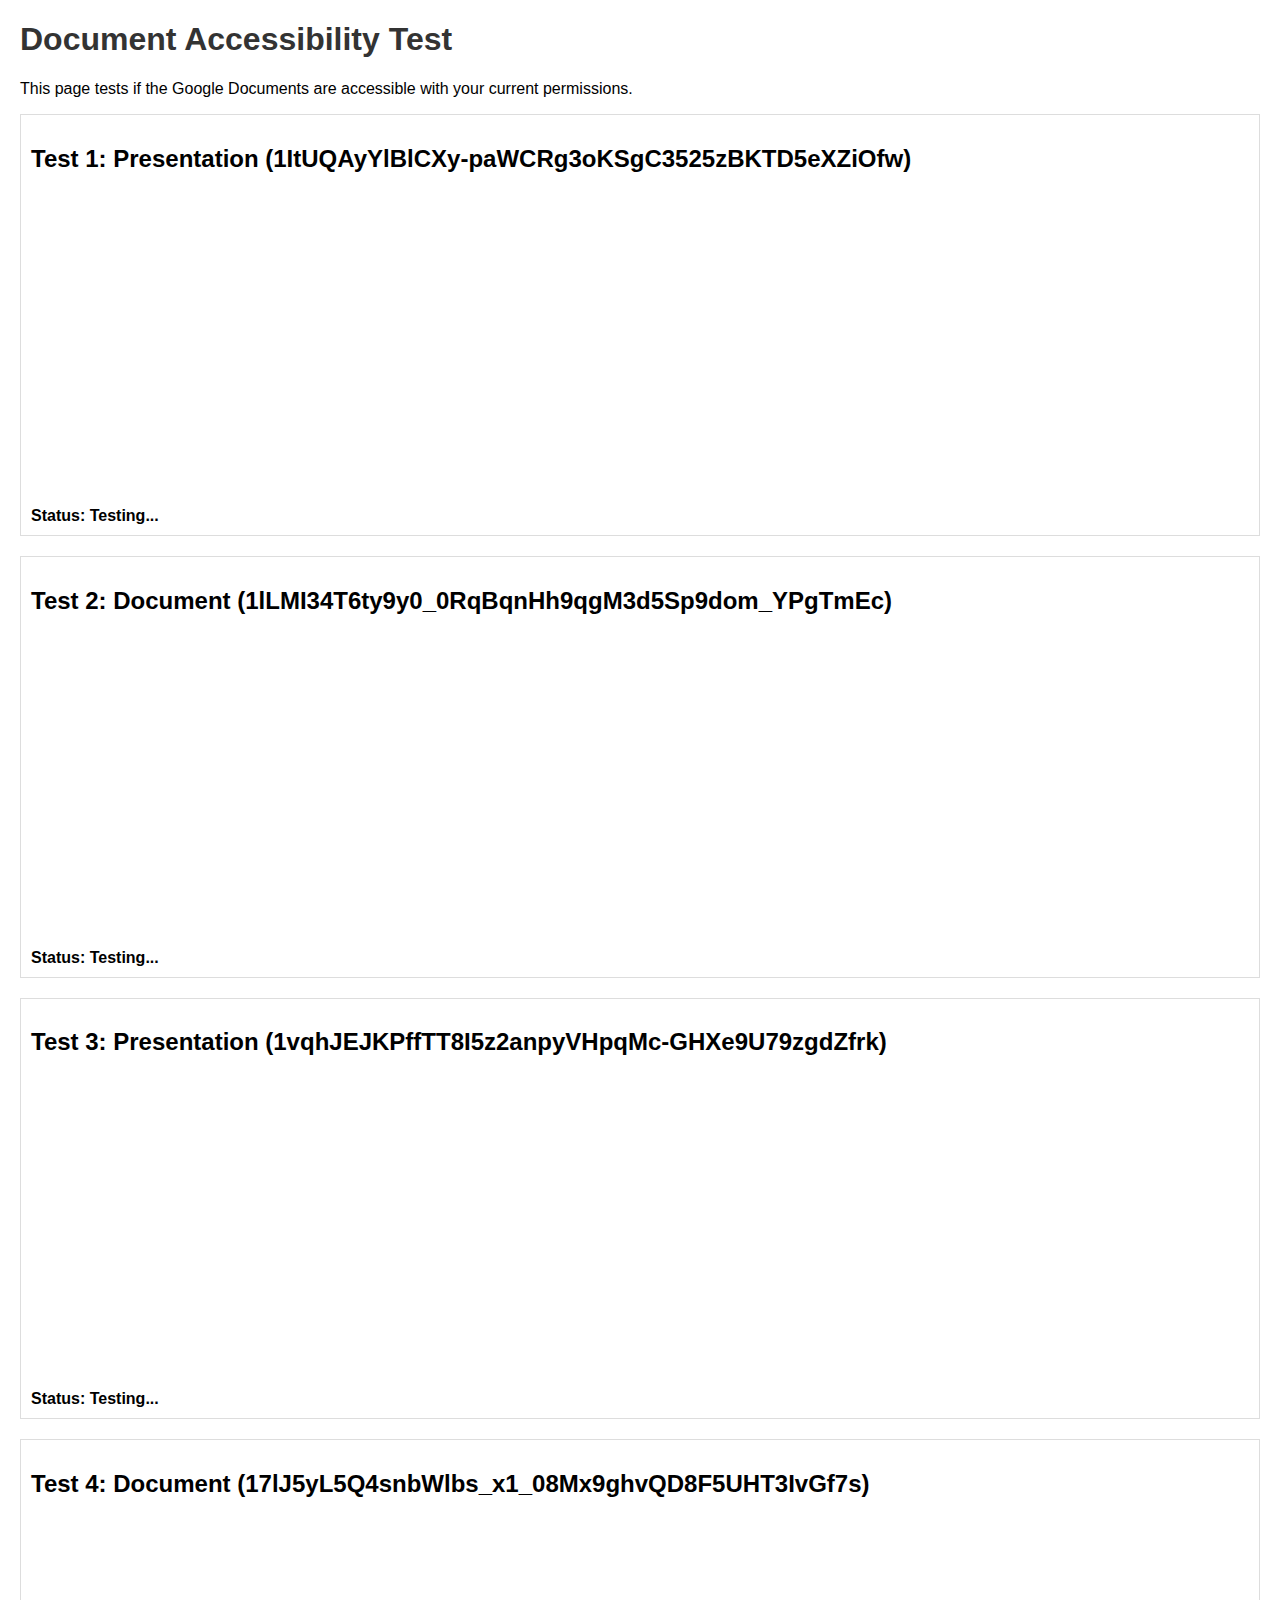
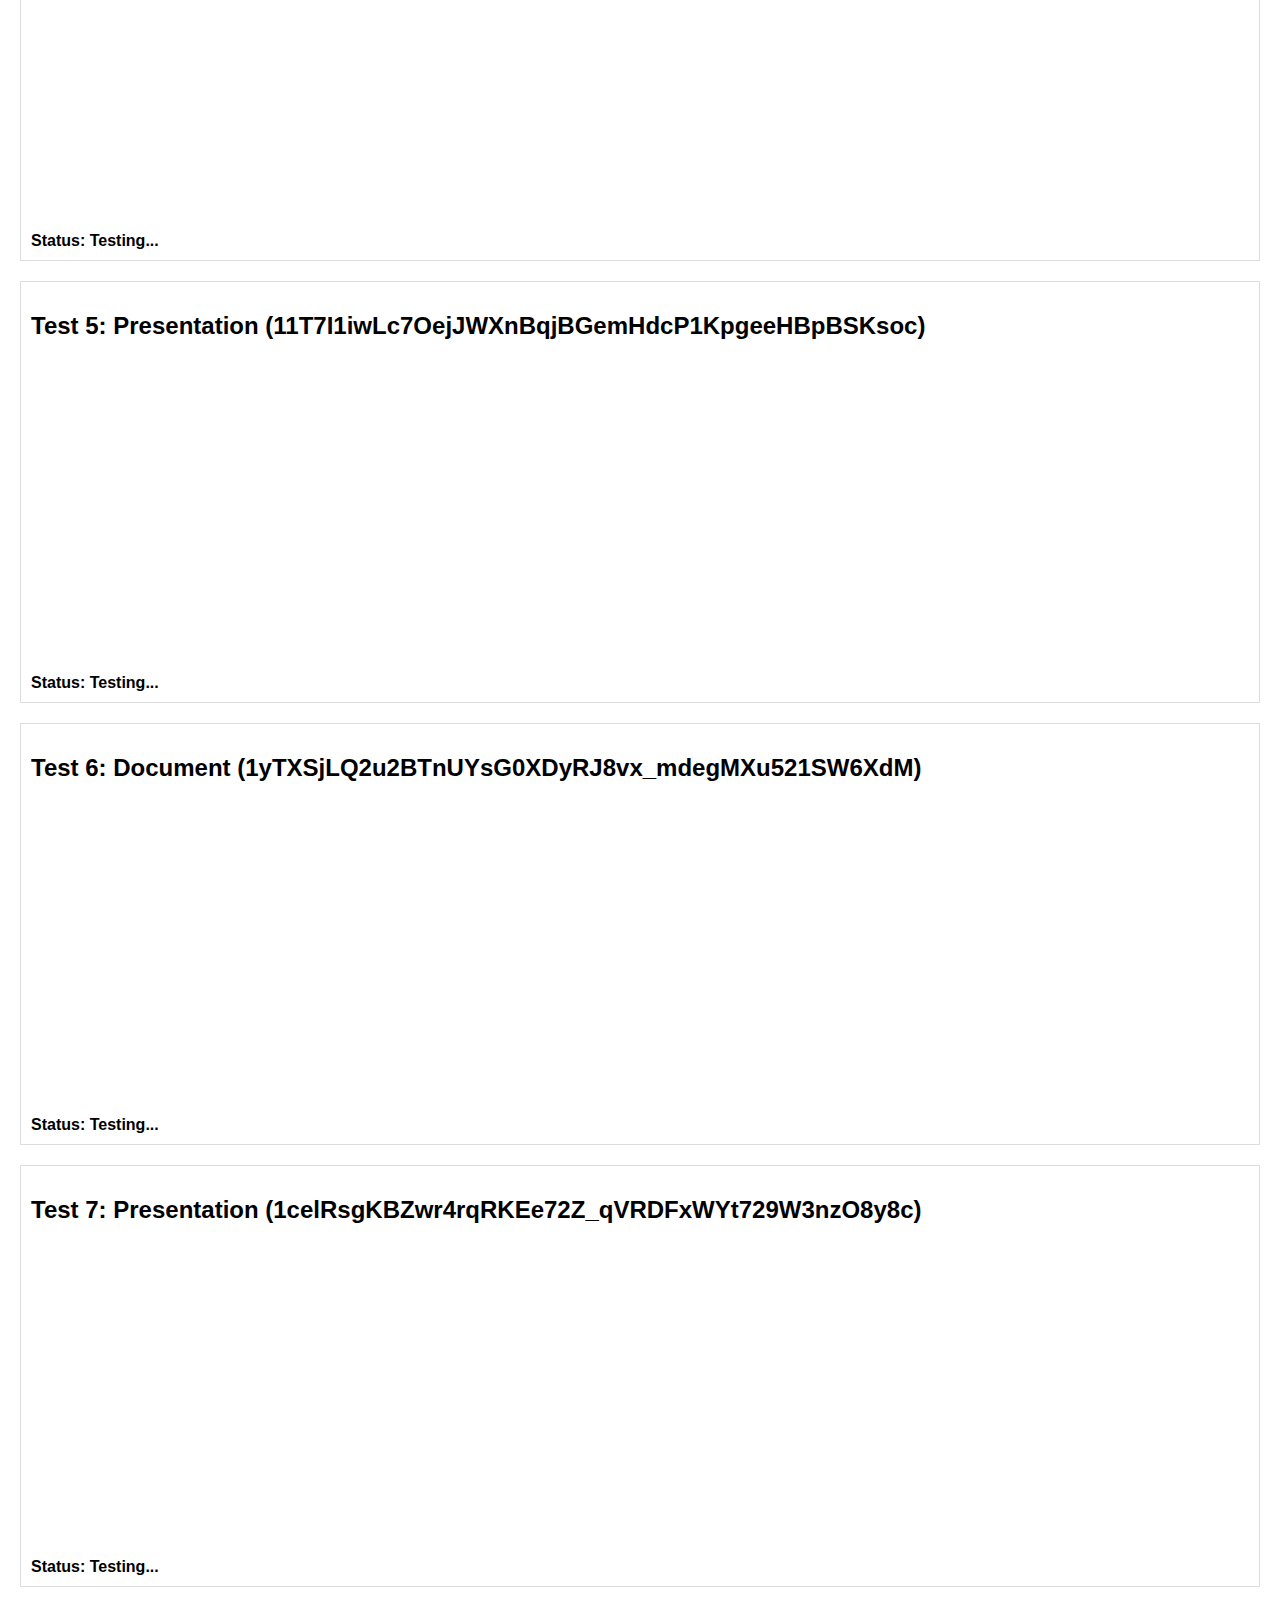
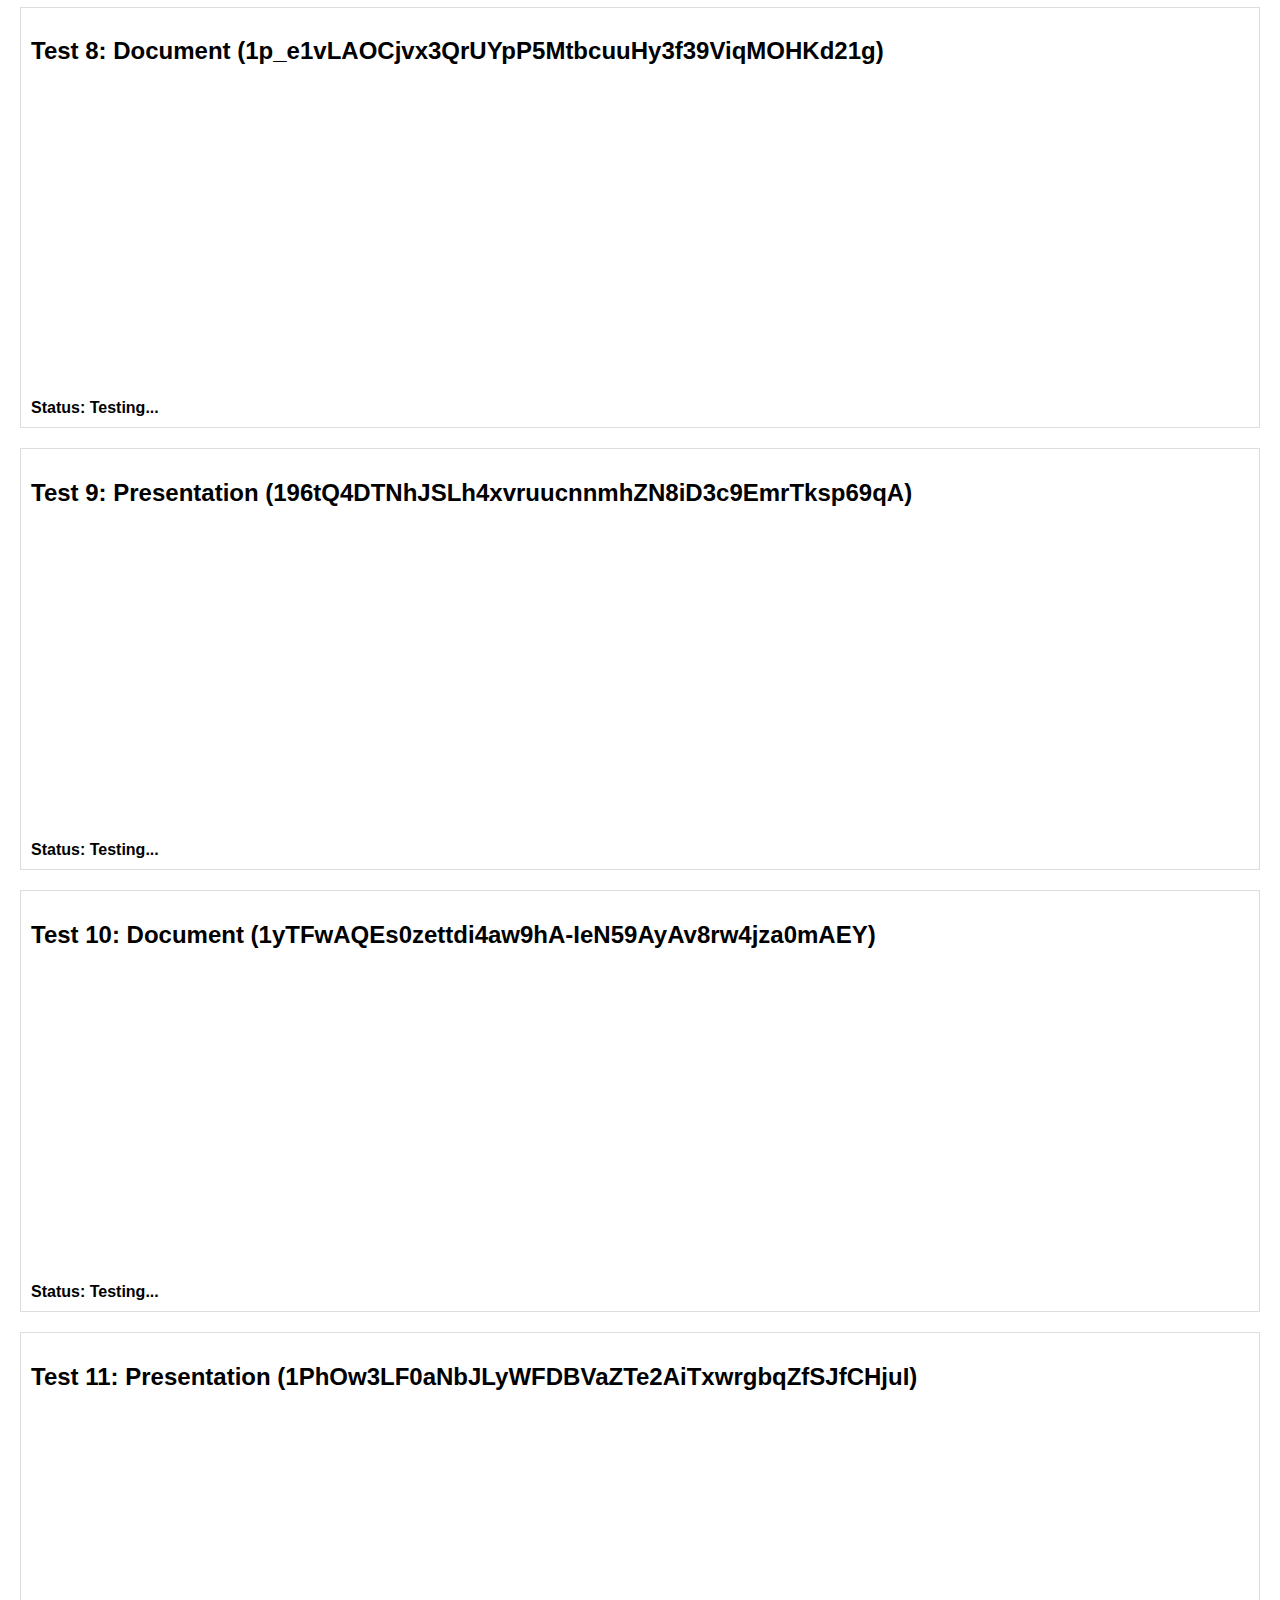
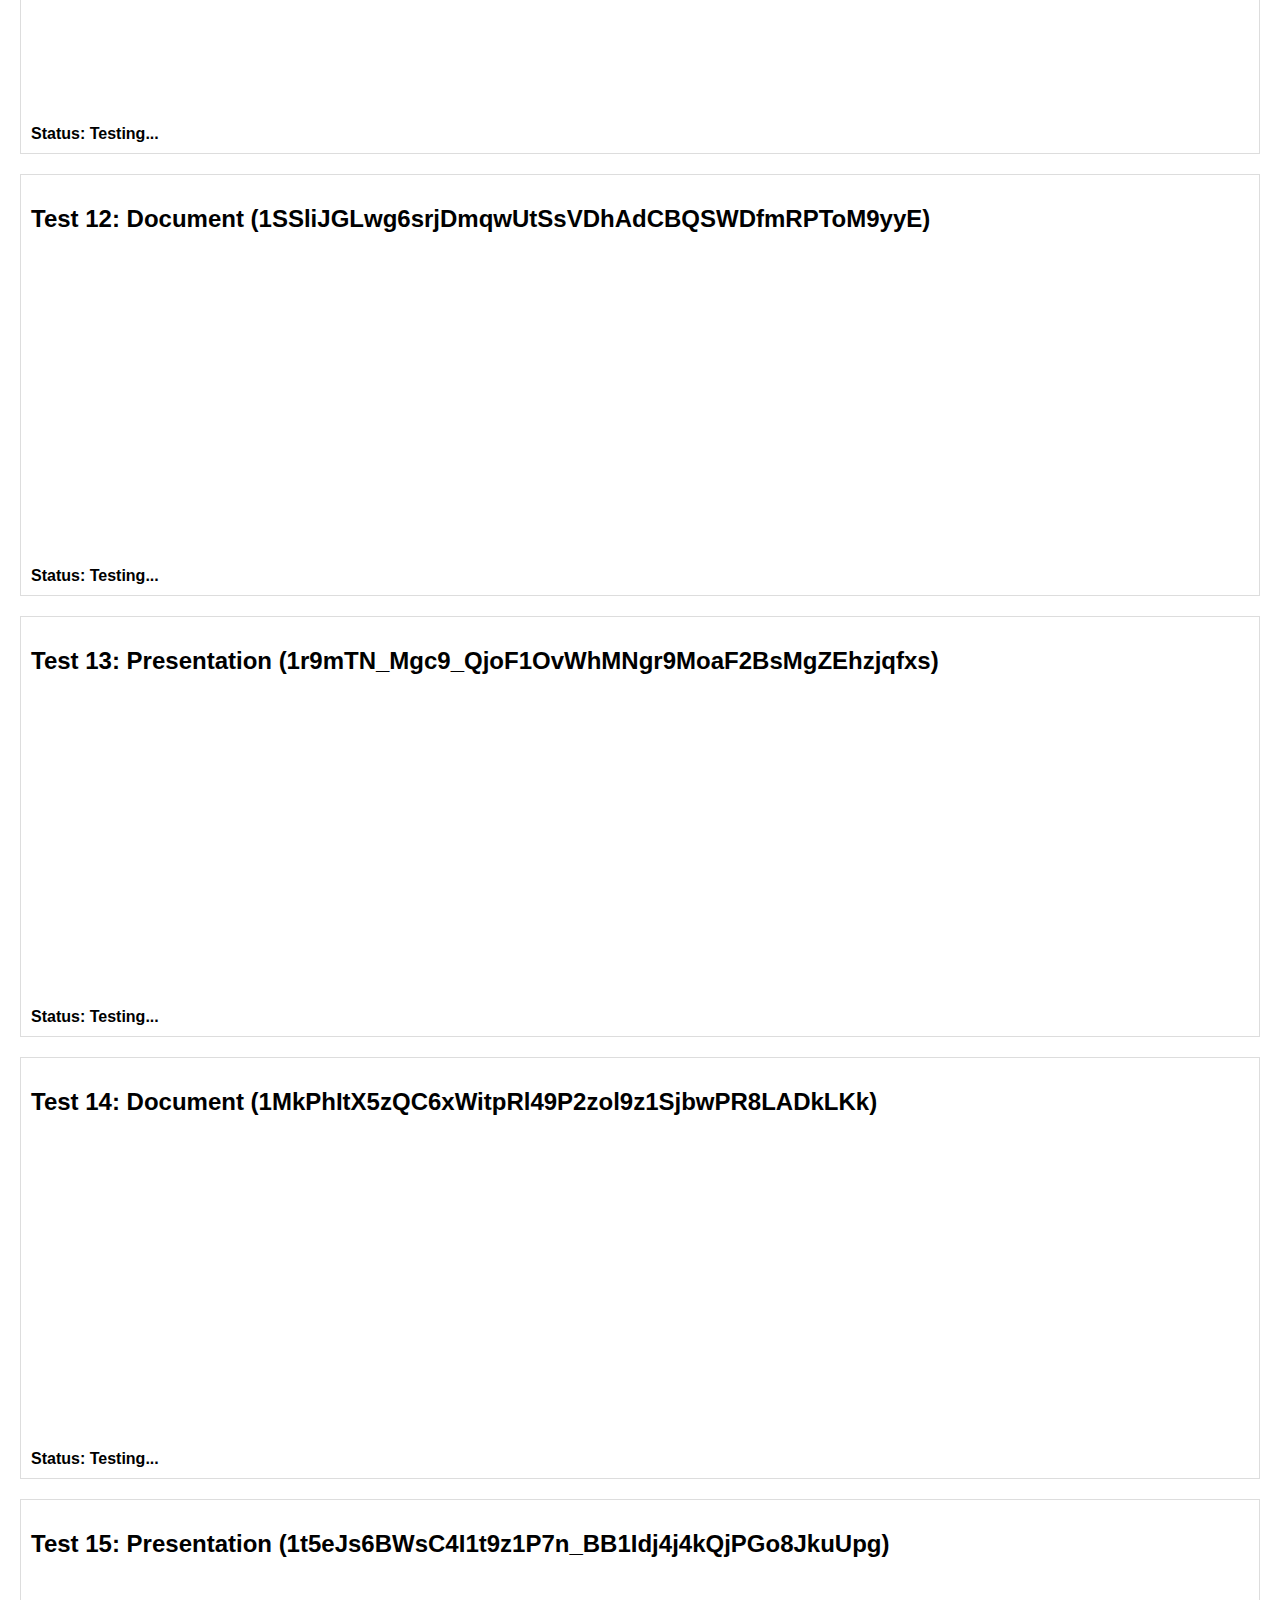
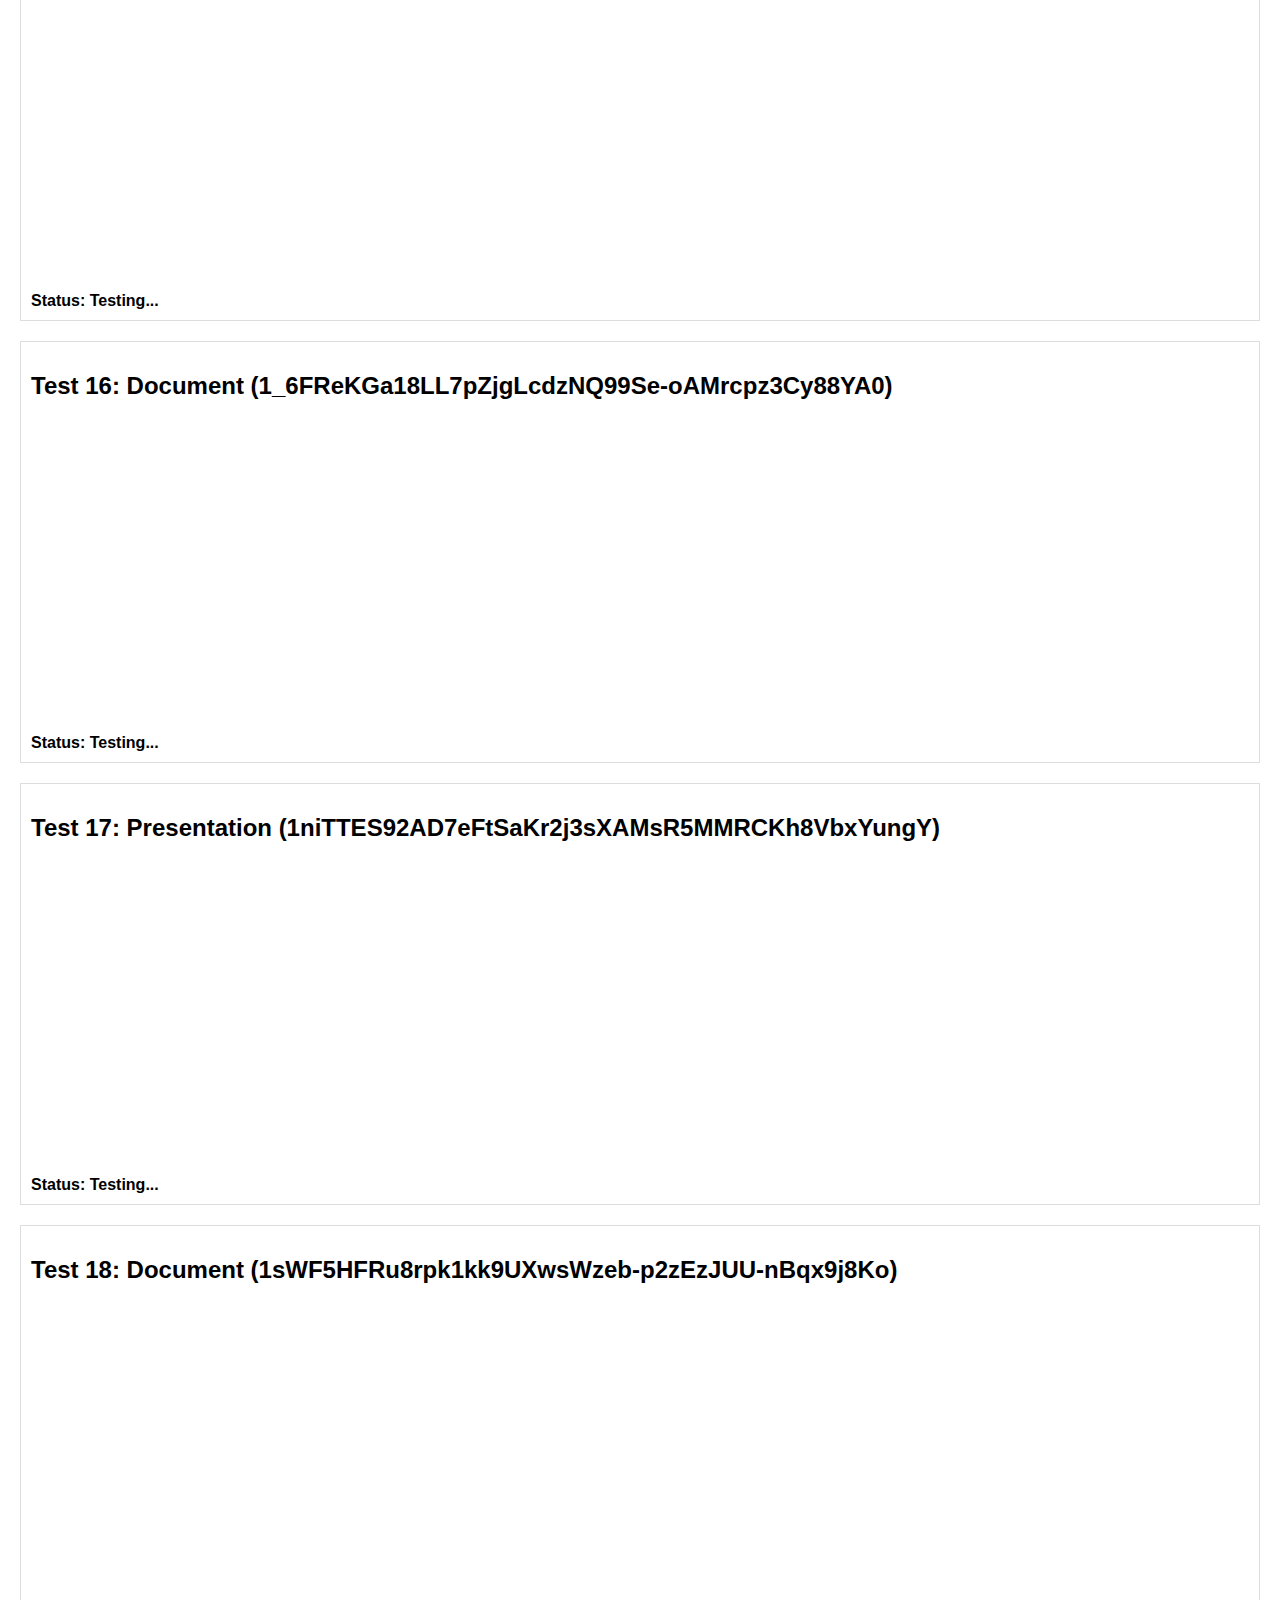
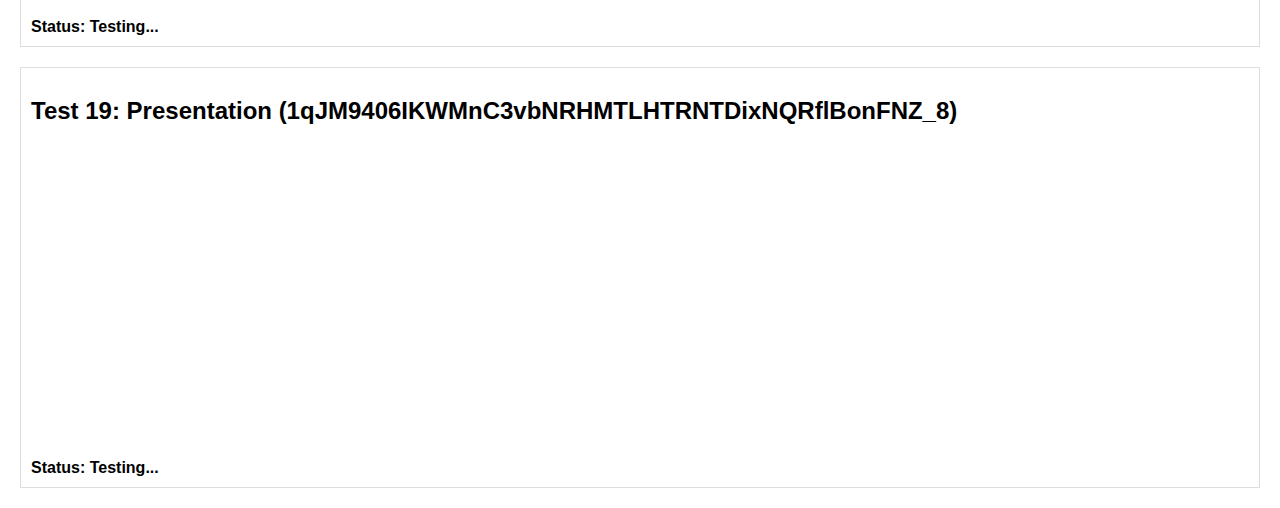
<file: test_document_access.html>
<!DOCTYPE html>
<html>
<head>
    <title>Document Accessibility Test</title>
    <style>
        body { font-family: Arial, sans-serif; margin: 20px; }
        h1 { color: #333; }
        .document-test { margin-bottom: 20px; padding: 10px; border: 1px solid #ddd; }
        .document-test iframe { width: 100%; height: 300px; border: none; }
        .success { color: green; }
        .failure { color: red; }
        .status { font-weight: bold; margin-top: 10px; }
    </style>
    <script>
        function checkIframeLoaded(iframe, statusId) {
            setTimeout(function() {
                try {
                    const statusElement = document.getElementById(statusId);
                    // Attempt to access the iframe content - if it fails due to permissions or non-existent document,
                    // we'll catch the error
                    const iframeContent = iframe.contentDocument || iframe.contentWindow.document;
                    if (iframeContent.body.innerHTML.includes("requested does not exist") || 
                        iframeContent.body.innerHTML.includes("don't have permission")) {
                        statusElement.innerHTML = "Status: <span class='failure'>FAILED - Document not accessible</span>";
                    } else {
                        statusElement.innerHTML = "Status: <span class='success'>SUCCESS - Document is accessible</span>";
                    }
                } catch (e) {
                    document.getElementById(statusId).innerHTML = "Status: <span class='failure'>ERROR - " + e.message + "</span>";
                }
            }, 3000); // Give it 3 seconds to load
        }
    </script>
</head>
<body>
    <h1>Document Accessibility Test</h1>
    <p>This page tests if the Google Documents are accessible with your current permissions.</p><div class='document-test'>
        <h2>Test 1: Presentation (1ItUQAyYlBlCXy-paWCRg3oKSgC3525zBKTD5eXZiOfw)</h2>
        <iframe id='iframe-1' src='https://docs.google.com/presentation/d/1ItUQAyYlBlCXy-paWCRg3oKSgC3525zBKTD5eXZiOfw/embed?start=false&loop=false&delayms=3000' onload='checkIframeLoaded(this, "status-1")'></iframe>
        <div id='status-1' class='status'>Status: Testing...</div>
    </div><div class='document-test'>
        <h2>Test 2: Document (1lLMI34T6ty9y0_0RqBqnHh9qgM3d5Sp9dom_YPgTmEc)</h2>
        <iframe id='iframe-2' src='https://docs.google.com/document/d/1lLMI34T6ty9y0_0RqBqnHh9qgM3d5Sp9dom_YPgTmEc/preview' onload='checkIframeLoaded(this, "status-2")'></iframe>
        <div id='status-2' class='status'>Status: Testing...</div>
    </div><div class='document-test'>
        <h2>Test 3: Presentation (1vqhJEJKPffTT8I5z2anpyVHpqMc-GHXe9U79zgdZfrk)</h2>
        <iframe id='iframe-3' src='https://docs.google.com/presentation/d/1vqhJEJKPffTT8I5z2anpyVHpqMc-GHXe9U79zgdZfrk/embed?start=false&loop=false&delayms=3000' onload='checkIframeLoaded(this, "status-3")'></iframe>
        <div id='status-3' class='status'>Status: Testing...</div>
    </div><div class='document-test'>
        <h2>Test 4: Document (17lJ5yL5Q4snbWlbs_x1_08Mx9ghvQD8F5UHT3IvGf7s)</h2>
        <iframe id='iframe-4' src='https://docs.google.com/document/d/17lJ5yL5Q4snbWlbs_x1_08Mx9ghvQD8F5UHT3IvGf7s/preview' onload='checkIframeLoaded(this, "status-4")'></iframe>
        <div id='status-4' class='status'>Status: Testing...</div>
    </div><div class='document-test'>
        <h2>Test 5: Presentation (11T7I1iwLc7OejJWXnBqjBGemHdcP1KpgeeHBpBSKsoc)</h2>
        <iframe id='iframe-5' src='https://docs.google.com/presentation/d/11T7I1iwLc7OejJWXnBqjBGemHdcP1KpgeeHBpBSKsoc/embed?start=false&loop=false&delayms=3000' onload='checkIframeLoaded(this, "status-5")'></iframe>
        <div id='status-5' class='status'>Status: Testing...</div>
    </div><div class='document-test'>
        <h2>Test 6: Document (1yTXSjLQ2u2BTnUYsG0XDyRJ8vx_mdegMXu521SW6XdM)</h2>
        <iframe id='iframe-6' src='https://docs.google.com/document/d/1yTXSjLQ2u2BTnUYsG0XDyRJ8vx_mdegMXu521SW6XdM/preview' onload='checkIframeLoaded(this, "status-6")'></iframe>
        <div id='status-6' class='status'>Status: Testing...</div>
    </div><div class='document-test'>
        <h2>Test 7: Presentation (1celRsgKBZwr4rqRKEe72Z_qVRDFxWYt729W3nzO8y8c)</h2>
        <iframe id='iframe-7' src='https://docs.google.com/presentation/d/1celRsgKBZwr4rqRKEe72Z_qVRDFxWYt729W3nzO8y8c/embed?start=false&loop=false&delayms=3000' onload='checkIframeLoaded(this, "status-7")'></iframe>
        <div id='status-7' class='status'>Status: Testing...</div>
    </div><div class='document-test'>
        <h2>Test 8: Document (1p_e1vLAOCjvx3QrUYpP5MtbcuuHy3f39ViqMOHKd21g)</h2>
        <iframe id='iframe-8' src='https://docs.google.com/document/d/1p_e1vLAOCjvx3QrUYpP5MtbcuuHy3f39ViqMOHKd21g/preview' onload='checkIframeLoaded(this, "status-8")'></iframe>
        <div id='status-8' class='status'>Status: Testing...</div>
    </div><div class='document-test'>
        <h2>Test 9: Presentation (196tQ4DTNhJSLh4xvruucnnmhZN8iD3c9EmrTksp69qA)</h2>
        <iframe id='iframe-9' src='https://docs.google.com/presentation/d/196tQ4DTNhJSLh4xvruucnnmhZN8iD3c9EmrTksp69qA/embed?start=false&loop=false&delayms=3000' onload='checkIframeLoaded(this, "status-9")'></iframe>
        <div id='status-9' class='status'>Status: Testing...</div>
    </div><div class='document-test'>
        <h2>Test 10: Document (1yTFwAQEs0zettdi4aw9hA-IeN59AyAv8rw4jza0mAEY)</h2>
        <iframe id='iframe-10' src='https://docs.google.com/document/d/1yTFwAQEs0zettdi4aw9hA-IeN59AyAv8rw4jza0mAEY/preview' onload='checkIframeLoaded(this, "status-10")'></iframe>
        <div id='status-10' class='status'>Status: Testing...</div>
    </div><div class='document-test'>
        <h2>Test 11: Presentation (1PhOw3LF0aNbJLyWFDBVaZTe2AiTxwrgbqZfSJfCHjuI)</h2>
        <iframe id='iframe-11' src='https://docs.google.com/presentation/d/1PhOw3LF0aNbJLyWFDBVaZTe2AiTxwrgbqZfSJfCHjuI/embed?start=false&loop=false&delayms=3000' onload='checkIframeLoaded(this, "status-11")'></iframe>
        <div id='status-11' class='status'>Status: Testing...</div>
    </div><div class='document-test'>
        <h2>Test 12: Document (1SSliJGLwg6srjDmqwUtSsVDhAdCBQSWDfmRPToM9yyE)</h2>
        <iframe id='iframe-12' src='https://docs.google.com/document/d/1SSliJGLwg6srjDmqwUtSsVDhAdCBQSWDfmRPToM9yyE/preview' onload='checkIframeLoaded(this, "status-12")'></iframe>
        <div id='status-12' class='status'>Status: Testing...</div>
    </div><div class='document-test'>
        <h2>Test 13: Presentation (1r9mTN_Mgc9_QjoF1OvWhMNgr9MoaF2BsMgZEhzjqfxs)</h2>
        <iframe id='iframe-13' src='https://docs.google.com/presentation/d/1r9mTN_Mgc9_QjoF1OvWhMNgr9MoaF2BsMgZEhzjqfxs/embed?start=false&loop=false&delayms=3000' onload='checkIframeLoaded(this, "status-13")'></iframe>
        <div id='status-13' class='status'>Status: Testing...</div>
    </div><div class='document-test'>
        <h2>Test 14: Document (1MkPhItX5zQC6xWitpRl49P2zol9z1SjbwPR8LADkLKk)</h2>
        <iframe id='iframe-14' src='https://docs.google.com/document/d/1MkPhItX5zQC6xWitpRl49P2zol9z1SjbwPR8LADkLKk/preview' onload='checkIframeLoaded(this, "status-14")'></iframe>
        <div id='status-14' class='status'>Status: Testing...</div>
    </div><div class='document-test'>
        <h2>Test 15: Presentation (1t5eJs6BWsC4I1t9z1P7n_BB1Idj4j4kQjPGo8JkuUpg)</h2>
        <iframe id='iframe-15' src='https://docs.google.com/presentation/d/1t5eJs6BWsC4I1t9z1P7n_BB1Idj4j4kQjPGo8JkuUpg/embed?start=false&loop=false&delayms=3000' onload='checkIframeLoaded(this, "status-15")'></iframe>
        <div id='status-15' class='status'>Status: Testing...</div>
    </div><div class='document-test'>
        <h2>Test 16: Document (1_6FReKGa18LL7pZjgLcdzNQ99Se-oAMrcpz3Cy88YA0)</h2>
        <iframe id='iframe-16' src='https://docs.google.com/document/d/1_6FReKGa18LL7pZjgLcdzNQ99Se-oAMrcpz3Cy88YA0/preview' onload='checkIframeLoaded(this, "status-16")'></iframe>
        <div id='status-16' class='status'>Status: Testing...</div>
    </div><div class='document-test'>
        <h2>Test 17: Presentation (1niTTES92AD7eFtSaKr2j3sXAMsR5MMRCKh8VbxYungY)</h2>
        <iframe id='iframe-17' src='https://docs.google.com/presentation/d/1niTTES92AD7eFtSaKr2j3sXAMsR5MMRCKh8VbxYungY/embed?start=false&loop=false&delayms=3000' onload='checkIframeLoaded(this, "status-17")'></iframe>
        <div id='status-17' class='status'>Status: Testing...</div>
    </div><div class='document-test'>
        <h2>Test 18: Document (1sWF5HFRu8rpk1kk9UXwsWzeb-p2zEzJUU-nBqx9j8Ko)</h2>
        <iframe id='iframe-18' src='https://docs.google.com/document/d/1sWF5HFRu8rpk1kk9UXwsWzeb-p2zEzJUU-nBqx9j8Ko/preview' onload='checkIframeLoaded(this, "status-18")'></iframe>
        <div id='status-18' class='status'>Status: Testing...</div>
    </div><div class='document-test'>
        <h2>Test 19: Presentation (1qJM9406IKWMnC3vbNRHMTLHTRNTDixNQRflBonFNZ_8)</h2>
        <iframe id='iframe-19' src='https://docs.google.com/presentation/d/1qJM9406IKWMnC3vbNRHMTLHTRNTDixNQRflBonFNZ_8/embed?start=false&loop=false&delayms=3000' onload='checkIframeLoaded(this, "status-19")'></iframe>
        <div id='status-19' class='status'>Status: Testing...</div>
    </div>
</body>
</html>
</file>
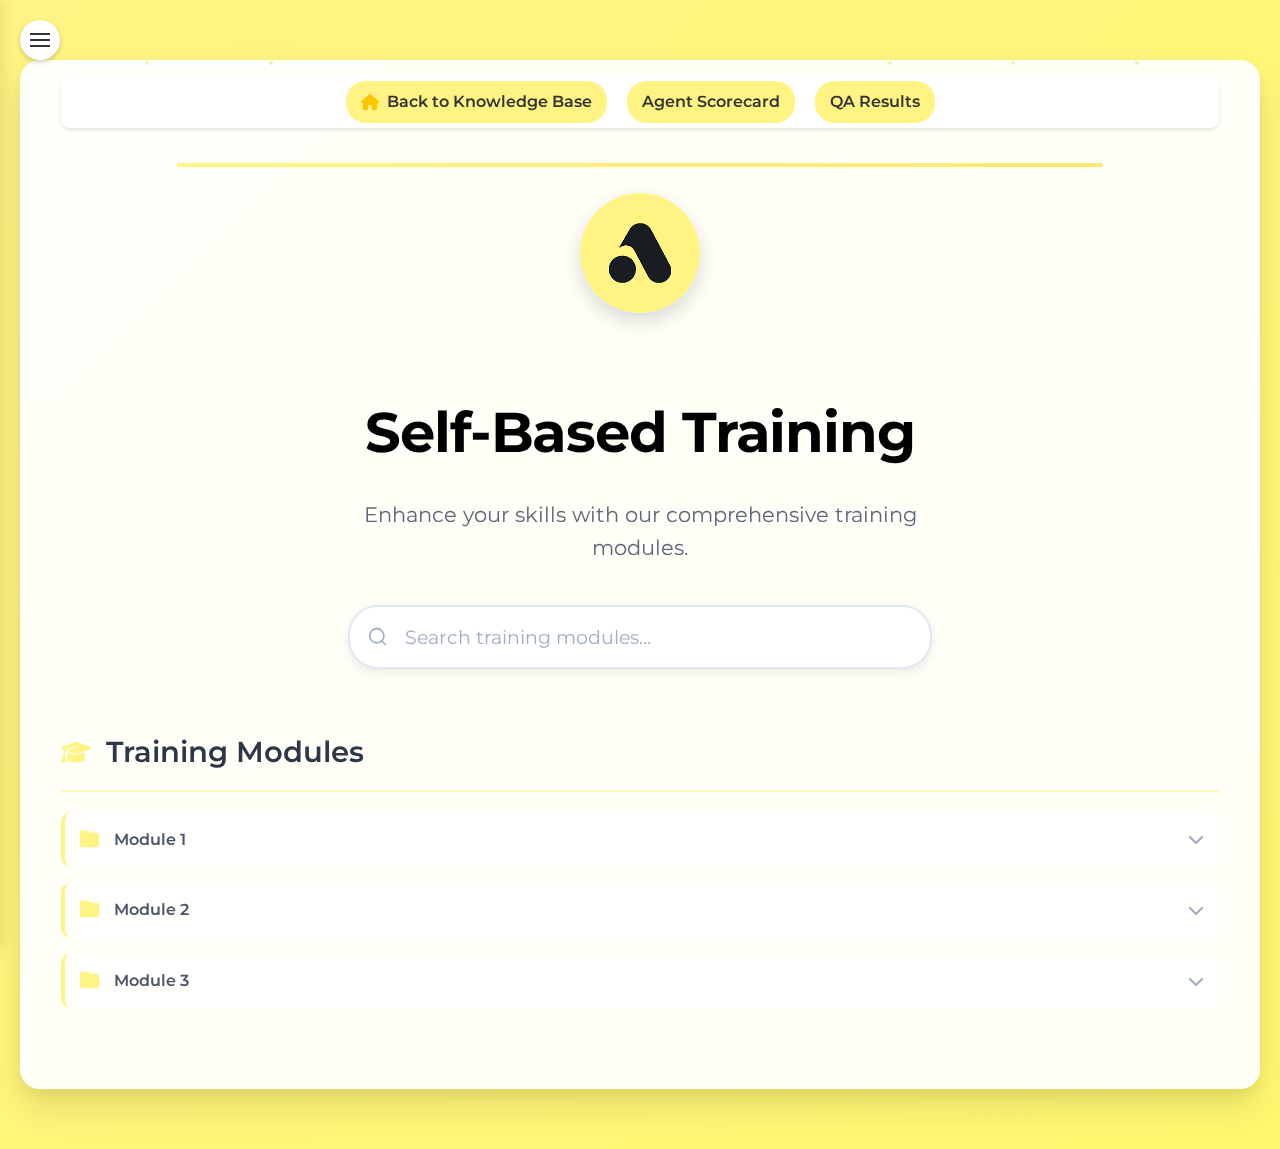
<file: training.html>
<!DOCTYPE html>
<html lang="en">
<head>
    <meta charset="UTF-8">
    <meta name="viewport" content="width=device-width, initial-scale=1.0">
    <title>Self-Based Training - Knowledge Base</title>
    <link rel="icon" type="image/png" href="favicon.png">
    <link rel="stylesheet" href="style.css">
    <link rel="preconnect" href="https://fonts.googleapis.com">
    <link rel="preconnect" href="https://fonts.gstatic.com" crossorigin>
    <link href="https://fonts.googleapis.com/css2?family=Montserrat:wght@400;600;700&family=Poppins:wght@400;600&display=swap" rel="stylesheet">
    <!-- Font Awesome for folder icons -->
    <link rel="stylesheet" href="https://cdnjs.cloudflare.com/ajax/libs/font-awesome/6.4.0/css/all.min.css">
</head>
<body>
    <!-- Sidebar Navigation -->
    <div class="sidebar">
        <div class="sidebar-header">
            <h3>Self-Based Training</h3>
        </div>
        <div class="sidebar-menu">
            <!-- Training Modules Category -->
            <div class="sidebar-menu-item" data-category="modules">
                <i class="fas fa-graduation-cap"></i> Training Modules
                <div class="sidebar-submenu">
                    <div class="sidebar-submenu-item" data-folder="module-1">
                        Module 1
                        <div class="sidebar-file-list">
                            <a href="viewer.html?id=1olKxtscaFT702gQyDccRJ_m3MYW6iaqyW3Oo9rmzjJ4&type=presentation&title=Performance Tracking & Support Tools&quiz=1uc8VVay3VsTWdBlHZBeVojnKSuo4WElQaiSvfRBvlcY&training=true" class="sidebar-file">
                                <i class="fas fa-file-powerpoint"></i> Performance Tracking & Support Tools
                            </a>
                            <a href="viewer.html?id=1vqhJEJKPffTT8I5z2anpyVHpqMc-GHXe9U79zgdZfrk&type=presentation&title=Website Navigation & Research Process&quiz=1j8mQg06tEznwNKbh8Clhe8ADJFw1uIGfeNFXbYJYmkY&training=true" class="sidebar-file">
                                <i class="fas fa-file-powerpoint"></i> Website Navigation & Research Process
                            </a>
                            <a href="viewer.html?id=1Qy3__PYg__gjNi7LMsw9bpnPj9MsK7Chwlg-dh4qa_k&type=presentation&title=Templates & Notes&quiz=103cdVsuxlMg13ZETDq1tIQcUIdi57uPIzueLKtFjPIU&training=true" class="sidebar-file">
                                <i class="fas fa-file-powerpoint"></i> Templates & Notes
                            </a>
                            <a href="viewer.html?id=1rARWcKeZKqv-h_y-uiYrUDyhhtf0Iy8SnqLr_audy_U&type=presentation&title=When to Mark as Do Not Respond&quiz=1M8WexxavK78aA4pf8540X8OaW_AOr5znCJOqcBrTACY&training=true" class="sidebar-file">
                                <i class="fas fa-file-powerpoint"></i> When to Mark as Do Not Respond
                            </a>
                        </div>
                    </div>
                    <div class="sidebar-submenu-item" data-folder="module-2">
                        Module 2
                        <div class="sidebar-file-list">
                            <a href="viewer.html?id=1r9mTN_Mgc9_QjoF1OvWhMNgr9MoaF2BsMgZEhzjqfxs&type=presentation&title=Driving to Purchase & Links&quiz=1F1YOGatMkOPCxO2s78tvVImNXsj77yrWz2IN2pIlkZY&training=true" class="sidebar-file">
                                <i class="fas fa-file-powerpoint"></i> Driving to Purchase & Links
                            </a>
                            <a href="viewer.html?id=1SSliJGLwg6srjDmqwUtSsVDhAdCBQSWDfmRPToM9yyE&type=presentation&title=Discounts, Rewards, and Promo Codes&quiz=1PimzX0zM4Jq-XoGUZnQ2hDgKYRFft7amO-OcFMssQSk&training=true" class="sidebar-file">
                                <i class="fas fa-file-powerpoint"></i> Discounts, Rewards, and Promo Codes
                            </a>
                            <a href="viewer.html?id=1MkPhItX5zQC6xWitpRl49P2zol9z1SjbwPR8LADkLKk&type=presentation&title=Shipping Options and Delivery&quiz=11RyXQEqnssS-vAnGQ-yGCL0nhEKIBDbrsUa3cIwYGrY&training=true" class="sidebar-file">
                                <i class="fas fa-file-powerpoint"></i> Shipping Options and Delivery
                            </a>
                            <a href="viewer.html?id=1niTTES92AD7eFtSaKr2j3sXAMsR5MMRCKh8VbxYungY&type=presentation&title=Payments & Accounts&quiz=1hb4rh3Ja4_sa2OECaeR7AC0GRaDfDnuvmC85BElGaDI&training=true" class="sidebar-file">
                                <i class="fas fa-file-powerpoint"></i> Payments & Accounts
                            </a>
                        </div>
                    </div>
                    <div class="sidebar-submenu-item" data-folder="module-3">
                        Module 3
                        <div class="sidebar-file-list">
                            <a href="viewer.html?id=1hmZHxSn6p5gusRkCV-KxNFcRkEJUmasyeSATIsi6fBs&type=presentation&title=Returns, Exchanges, and Warranties&quiz=1KHj1hr7EyT4SIjALkzHfwsT9d3PgeiuJ24GmeCdQ8Uo&training=true" class="sidebar-file">
                                <i class="fas fa-file-powerpoint"></i> Returns, Exchanges, and Warranties
                            </a>
                            <a href="viewer.html?id=17lJ5yL5Q4snbWlbs_x1_08Mx9ghvQD8F5UHT3IvGf7s&type=presentation&title=Escalations and Redirecting to CS&quiz=1RSUl45KEIRpAAnfkPfqJVvbTq9vjS_ktnhxAv80eBUA&training=true" class="sidebar-file">
                                <i class="fas fa-file-powerpoint"></i> Escalations and Redirecting to CS
                            </a>
                            <a href="viewer.html?id=1TzTq8ZwSNYWXIgJ93X6TURxEydkPkEiKJnrfGSaA8YA&type=presentation&title=Customer Engagement Techniques&quiz=1aN9vlTcIKb3PB54-8FUJQA8AGU49m6XjvWXPU24HzsA&training=true" class="sidebar-file">
                                <i class="fas fa-file-powerpoint"></i> Customer Engagement Techniques
                            </a>
                            <a href="viewer.html?id=1GPwyy4Y0hAq9HIrSJ-0XPcb9kPOz7kGDR6nIRF6xMhw&type=presentation&title=Cancelling and Editing Orders&quiz=1an6hq-1h-G3bOOcMxPmZZErJ10zyeZlYj4ZSZmXDwhk&training=true" class="sidebar-file">
                                <i class="fas fa-file-powerpoint"></i> Cancelling and Editing Orders
                            </a>
                        </div>
                    </div>
                </div>
            </div>
        </div>
    </div>

    <!-- Sidebar Overlay -->
    <div class="sidebar-overlay"></div>

        <!-- Burger menu button -->
        <div class="burger-menu">
            <div class="burger-icon"></div>
        </div>
        
    <div class="container">        
        <!-- Quick Links Bar -->
        <div class="quick-links-bar">
            <a href="index.html" class="quick-link" data-document="back-home">
                <i class="fas fa-home"></i>
                Back to Knowledge Base
            </a>
            <a href="https://docs.google.com/spreadsheets/d/1yCED0XJby-JA-kXa86O9xqSoCzGlLPn7rIRe6PUj1Y4/edit?gid=1044732769#gid=1044732769" class="quick-link" data-document="agent-scorecard" target="_blank">Agent Scorecard</a>
            <a href="https://docs.google.com/spreadsheets/d/1Uiv7335gcBz8auyi54ONRaFC_UVUykA4OD3f4rmaIiM/edit?gid=952863304#gid=952863304" class="quick-link" data-document="qa-results" target="_blank">QA Results</a>
        </div>
        
        <!-- Animated particles background -->
        <div class="particles">
            <div class="particle"></div>
            <div class="particle"></div>
            <div class="particle"></div>
            <div class="particle"></div>
            <div class="particle"></div>
        </div>
        
        <header>
            <img src="logo.png" alt="Logo" class="logo-image">
            <h1>Self-Based Training</h1>
            <p>Enhance your skills with our comprehensive training modules.</p>
            
            <!-- Modern search with icon -->
            <div class="search-container">
                <div class="search-wrapper">
                    <svg class="search-icon" width="20" height="20" viewBox="0 0 24 24" fill="none" xmlns="http://www.w3.org/2000/svg">
                        <path d="M21 21L16.514 16.506L21 21ZM19 10.5C19 15.194 15.194 19 10.5 19C5.806 19 2 15.194 2 10.5C2 5.806 5.806 2 10.5 2C15.194 2 19 5.806 19 10.5Z" stroke="currentColor" stroke-width="2" stroke-linecap="round" stroke-linejoin="round"/>
                    </svg>
                    <input type="text" id="searchInput" placeholder="Search training modules...">
                </div>
            </div>
        </header>
        
        <main>
            <div id="searchResultsContainer" style="display: none;"></div>
            
            <!-- Training Modules Category -->
            <h2><i class="fas fa-graduation-cap category-icon"></i> Training Modules</h2>
            <div class="folder-container">
                <!-- Module 1 Folder -->
                <div class="folder">
                    <div class="folder-header" onclick="toggleFolder(this)">
                        <i class="fas fa-folder"></i>
                        <span>Module 1</span>
                        <i class="fas fa-chevron-down folder-arrow"></i>
                    </div>
                    <div class="folder-content">
                        <a href="viewer.html?id=1olKxtscaFT702gQyDccRJ_m3MYW6iaqyW3Oo9rmzjJ4&type=presentation&title=Performance Tracking & Support Tools&quiz=1uc8VVay3VsTWdBlHZBeVojnKSuo4WElQaiSvfRBvlcY&training=true" class="file-button">
                            <i class="fas fa-file-powerpoint"></i>
                            <span>Performance Tracking & Support Tools</span>
                        </a>
                        <a href="viewer.html?id=1vqhJEJKPffTT8I5z2anpyVHpqMc-GHXe9U79zgdZfrk&type=presentation&title=Website Navigation & Research Process&quiz=1j8mQg06tEznwNKbh8Clhe8ADJFw1uIGfeNFXbYJYmkY&training=true" class="file-button">
                            <i class="fas fa-file-powerpoint"></i>
                            <span>Website Navigation & Research Process</span>
                        </a>
                        <a href="viewer.html?id=1Qy3__PYg__gjNi7LMsw9bpnPj9MsK7Chwlg-dh4qa_k&type=presentation&title=Templates & Notes&quiz=103cdVsuxlMg13ZETDq1tIQcUIdi57uPIzueLKtFjPIU&training=true" class="file-button">
                            <i class="fas fa-file-powerpoint"></i>
                            <span>Templates & Notes</span>
                        </a>
                        <a href="viewer.html?id=1rARWcKeZKqv-h_y-uiYrUDyhhtf0Iy8SnqLr_audy_U&type=presentation&title=When to Mark as Do Not Respond&quiz=1M8WexxavK78aA4pf8540X8OaW_AOr5znCJOqcBrTACY&training=true" class="file-button">
                            <i class="fas fa-file-powerpoint"></i>
                            <span>When to Mark as Do Not Respond</span>
                        </a>
                    </div>
                </div>
                
                <!-- Module 2 Folder -->
                <div class="folder">
                    <div class="folder-header" onclick="toggleFolder(this)">
                        <i class="fas fa-folder"></i>
                        <span>Module 2</span>
                        <i class="fas fa-chevron-down folder-arrow"></i>
                    </div>
                    <div class="folder-content">
                        <a href="viewer.html?id=1r9mTN_Mgc9_QjoF1OvWhMNgr9MoaF2BsMgZEhzjqfxs&type=presentation&title=Driving to Purchase & Links&quiz=1F1YOGatMkOPCxO2s78tvVImNXsj77yrWz2IN2pIlkZY&training=true" class="file-button">
                            <i class="fas fa-file-powerpoint"></i>
                            <span>Driving to Purchase & Links</span>
                        </a>
                        <a href="viewer.html?id=1SSliJGLwg6srjDmqwUtSsVDhAdCBQSWDfmRPToM9yyE&type=presentation&title=Discounts, Rewards, and Promo Codes&quiz=1PimzX0zM4Jq-XoGUZnQ2hDgKYRFft7amO-OcFMssQSk&training=true" class="file-button">
                            <i class="fas fa-file-powerpoint"></i>
                            <span>Discounts, Rewards, and Promo Codes</span>
                        </a>
                        <a href="viewer.html?id=1MkPhItX5zQC6xWitpRl49P2zol9z1SjbwPR8LADkLKk&type=presentation&title=Shipping Options and Delivery&quiz=11RyXQEqnssS-vAnGQ-yGCL0nhEKIBDbrsUa3cIwYGrY&training=true" class="file-button">
                            <i class="fas fa-file-powerpoint"></i>
                            <span>Shipping Options and Delivery</span>
                        </a>
                        <a href="viewer.html?id=1niTTES92AD7eFtSaKr2j3sXAMsR5MMRCKh8VbxYungY&type=presentation&title=Payments & Accounts&quiz=1hb4rh3Ja4_sa2OECaeR7AC0GRaDfDnuvmC85BElGaDI&training=true" class="file-button">
                            <i class="fas fa-file-powerpoint"></i>
                            <span>Payments & Accounts</span>
                        </a>
                    </div>
                </div>
                
                <!-- Module 3 Folder -->
                <div class="folder">
                    <div class="folder-header" onclick="toggleFolder(this)">
                        <i class="fas fa-folder"></i>
                        <span>Module 3</span>
                        <i class="fas fa-chevron-down folder-arrow"></i>
                    </div>
                    <div class="folder-content">
                        <a href="viewer.html?id=1hmZHxSn6p5gusRkCV-KxNFcRkEJUmasyeSATIsi6fBs&type=presentation&title=Returns, Exchanges, and Warranties&quiz=1KHj1hr7EyT4SIjALkzHfwsT9d3PgeiuJ24GmeCdQ8Uo&training=true" class="file-button">
                            <i class="fas fa-file-powerpoint"></i>
                            <span>Returns, Exchanges, and Warranties</span>
                        </a>
                        <a href="viewer.html?id=17lJ5yL5Q4snbWlbs_x1_08Mx9ghvQD8F5UHT3IvGf7s&type=presentation&title=Escalations and Redirecting to CS&quiz=1RSUl45KEIRpAAnfkPfqJVvbTq9vjS_ktnhxAv80eBUA&training=true" class="file-button">
                            <i class="fas fa-file-powerpoint"></i>
                            <span>Escalations and Redirecting to CS</span>
                        </a>
                        <a href="viewer.html?id=1TzTq8ZwSNYWXIgJ93X6TURxEydkPkEiKJnrfGSaA8YA&type=presentation&title=Customer Engagement Techniques&quiz=1aN9vlTcIKb3PB54-8FUJQA8AGU49m6XjvWXPU24HzsA&training=true" class="file-button">
                            <i class="fas fa-file-powerpoint"></i>
                            <span>Customer Engagement Techniques</span>
                        </a>
                        <a href="viewer.html?id=1GPwyy4Y0hAq9HIrSJ-0XPcb9kPOz7kGDR6nIRF6xMhw&type=presentation&title=Cancelling and Editing Orders&quiz=1an6hq-1h-G3bOOcMxPmZZErJ10zyeZlYj4ZSZmXDwhk&training=true" class="file-button">
                            <i class="fas fa-file-powerpoint"></i>
                            <span>Cancelling and Editing Orders</span>
                        </a>
                    </div>
                </div>
            </div>
        </main>
    </div>

    <!-- Main script -->
    <script src="script.js"></script>
    
    <!-- Folder toggle functionality -->
    <script>
        function toggleFolder(header) {
            header.classList.toggle('active');
            const content = header.nextElementSibling;
            content.classList.toggle('active');
            
            // Animate the folder content
            if (content.classList.contains('active')) {
                content.style.display = 'block';
            } else {
                setTimeout(() => {
                    content.style.display = 'none';
                }, 300);
            }
        }
        
        // Hide all folder content on page load
        document.addEventListener('DOMContentLoaded', function() {
            document.querySelectorAll('.folder-content').forEach(content => {
                if (!content.classList.contains('active')) {
                    content.style.display = 'none';
                } else {
                    content.style.display = 'block';
                }
            });
            
            // Initialize all subfolder headers to toggle properly
            document.querySelectorAll('.subfolder-header').forEach(header => {
                header.addEventListener('click', function(e) {
                    e.stopPropagation(); // Prevent event bubbling to parent folders
                    
                    // Find the parent folder and close other subfolders
                    const parentFolder = header.closest('.folder');
                    if (parentFolder) {
                        const allSubfolders = parentFolder.querySelectorAll('.subfolder .folder-content');
                        allSubfolders.forEach(content => {
                            if (content !== header.nextElementSibling) {
                                content.classList.remove('active');
                                content.style.display = 'none';
                                const siblingHeader = content.previousElementSibling;
                                if (siblingHeader) {
                                    siblingHeader.classList.remove('active');
                                }
                            }
                        });
                    }
                    
                    // Toggle the clicked subfolder
                    header.classList.toggle('active');
                    const content = header.nextElementSibling;
                    content.classList.toggle('active');
                    
                    // Ensure immediate visibility/hiding
                    if (content.classList.contains('active')) {
                        content.style.display = 'block';
                    } else {
                        content.style.display = 'none';
                    }
                });
            });
        });
    </script>
</body>
</html>
</file>
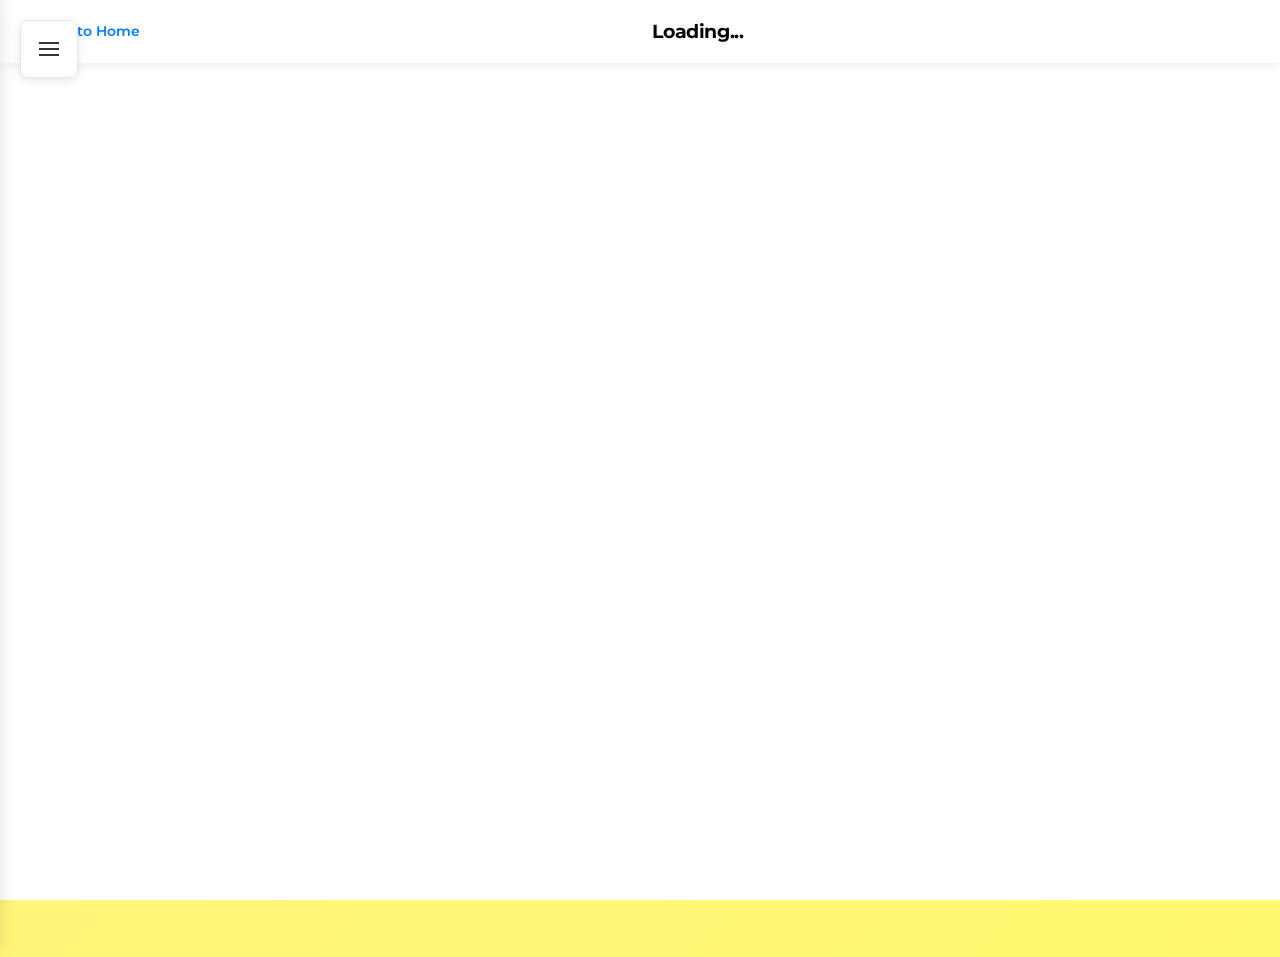
<file: viewer.html>
<!DOCTYPE html>
<html lang="en">
<head>
    <meta charset="UTF-8">
    <meta name="viewport" content="width=device-width, initial-scale=1.0">
    <title>Viewer</title>
    <link rel="icon" type="image/png" href="favicon.png">
    <link rel="stylesheet" href="style.css">
    <link rel="preconnect" href="https://fonts.googleapis.com">
    <link rel="preconnect" href="https://fonts.gstatic.com" crossorigin>
    <link href="https://fonts.googleapis.com/css2?family=Montserrat:wght@400;600;700&family=Poppins:wght@400;600&display=swap" rel="stylesheet">
    <link rel="stylesheet" href="https://cdnjs.cloudflare.com/ajax/libs/font-awesome/6.4.0/css/all.min.css">
</head>
<body class="viewer-body">

    <!-- Sidebar Navigation -->
    <div class="sidebar">
        <div class="sidebar-header">
            <h3>Knowledge Base</h3>
        </div>
        <div class="sidebar-menu">
            <!-- Admin Category -->
            <div class="sidebar-menu-item" data-category="admin">
                <i class="fas fa-shield-alt"></i> Admin
                <div class="sidebar-submenu">
                    <div class="sidebar-submenu-item" data-folder="system">
                        Systems
                        <div class="sidebar-file-list">
                            <a href="viewer.html?id=1c9pL9gMMSaHoHq4UWBtnEgH_w8h7aCsjfBsd24WvRyQ&type=doc&title=Agents SOP for Posting in #concierge-ops-issues" class="sidebar-file">
                                <i class="fas fa-file-alt"></i> Agents SOP for Posting in #concierge-ops-issues
                            </a>
                            <a href="viewer.html?id=1ij_dlttVQkVhNBvLd2jjNSJ-fKwER4MgW2LY9DVRtr4&type=doc&title=Guide to Posting in #concierge-tech-issues" class="sidebar-file">
                                <i class="fas fa-file-alt"></i> Guide to Posting in #concierge-tech-issues
                            </a>
                            <a href="viewer.html?id=14Pc9-bwdiFl4oXKm7xv4C3zQchwAvkzSX1pr5Qhco04&type=presentation&title=How to Use TextBlaze" class="sidebar-file">
                                <i class="fas fa-file-powerpoint"></i> How to Use TextBlaze
                            </a>
                            <a href="viewer.html?id=1wZ0D3cwmMVfz4DBkrDYMUdKQGb9_y0aeS0w0NZpwovM&type=presentation&title=Support Tools" class="sidebar-file">
                                <i class="fas fa-file-powerpoint"></i> Support Tools
                            </a>
                            <a href="viewer.html?id=1bt2m8jstjHm__PCuSoUd7-nMYIbe9gDPIe84Pp8PtM4&type=presentation&title=When I Work Guide" class="sidebar-file">
                                <i class="fas fa-file-powerpoint"></i> When I Work Guide
                            </a>
                            <a href="viewer.html?id=1A2lnqVs5rfvxsh4U8qduczgTUIDjXDIyq23G-aoFjfI&type=presentation&title=Slack & WIW Workflows" class="sidebar-file">
                                <i class="fas fa-file-powerpoint"></i> Slack & WIW Workflows
                            </a>
                        </div>
                    </div>
                    <div class="sidebar-submenu-item" data-folder="onboarding">
                        Onboarding
                        <div class="sidebar-file-list">
                            <a href="viewer.html?id=1ItUQAyYlBlCXy-paWCRg3oKSgC3525zBKTD5eXZiOfw&type=presentation&title=Concierge Agent Technical Settings" class="sidebar-file">
                                <i class="fas fa-file-powerpoint"></i> Concierge Agent Technical Settings
                            </a>
                            <a href="viewer.html?id=1h8Ml6JmSfmBBA9z9p5EKnms9NsoNZF-9&type=pdf&title=Contractor Code of Conduct" class="sidebar-file">
                                <i class="fas fa-file-pdf"></i> Contractor Code of Conduct
                            </a>
                            <a href="viewer.html?id=129Iu6BB6Gj8SKvmt8HWTyheEV-C03OQBJPtFO3uv3C0&type=presentation&title=Concierge Guidelines - ARCHIVED" class="sidebar-file">
                                <i class="fas fa-file-powerpoint"></i> Concierge Guidelines - ARCHIVED
                            </a>
                            <a href="viewer.html?id=1ZSbFsS6EaKqrQ1mSCWS74LVCjfDJ6os0xjSJj7bywdQ&type=presentation&title=New Wave Introduction" class="sidebar-file">
                                <i class="fas fa-file-powerpoint"></i> New Wave Introduction
                            </a>
                        </div>
                    </div>
                    <div class="sidebar-submenu-item" data-folder="kpis">
                        KPIs
                        <div class="sidebar-file-list">
                            <a href="viewer.html?id=1TOtnRWPttWd5U9KQv72VvU8brF1lqprAPnd8AyS24Pg&type=presentation&title=Availability" class="sidebar-file">
                                <i class="fas fa-file-powerpoint"></i> Availability
                            </a>
                            <a href="viewer.html?id=1fUtvKj3vDpq-jmSXfIJvpQ-euCS3fm-W&type=video&title=Availability" class="sidebar-file">
                                <i class="fas fa-video"></i> Availability
                            </a>
                            <a href="viewer.html?id=11iWtVTv52akEfjN__TMae9xq2u7SOGrlHrU8ZBifq7Y&type=presentation&title=KPIs" class="sidebar-file">
                                <i class="fas fa-file-powerpoint"></i> KPIs
                            </a>
                            <a href="viewer.html?id=1Oh7Udx2-xvmnl5NAD113WNU4xgnKZytpQca-OXB7LzU&type=presentation&title=Quality Assurance Dispute Process" class="sidebar-file">
                                <i class="fas fa-file-powerpoint"></i> Quality Assurance Dispute Process
                            </a>
                            <a href="viewer.html?id=1h_tq3gIEHiymN3iW3C0XrZvLDeLovVEdftJcQZtstQE&type=presentation&title=Concierge Agent Event QA" class="sidebar-file">
                                <i class="fas fa-file-powerpoint"></i> Concierge Agent Event QA
                            </a>
                        </div>
                    </div>
                    <div class="sidebar-submenu-item" data-folder="code-of-conduct">
                        Code of Conduct
                        <div class="sidebar-file-list">
                            <a href="viewer.html?id=1h8Ml6JmSfmBBA9z9p5EKnms9NsoNZF-9&type=pdf&title=Contractor Code of Conduct" class="sidebar-file">
                                <i class="fas fa-file-pdf"></i> Contractor Code of Conduct
                            </a>
                        </div>
                    </div>
                    <div class="sidebar-submenu-item" data-folder="agent-behaviors">
                        Agent Behaviors
                        <div class="sidebar-file-list">
                            <a href="viewer.html?id=1olKxtscaFT702gQyDccRJ_m3MYW6iaqyW3Oo9rmzjJ4&type=presentation&title=Agent Behavior and Performance" class="sidebar-file">
                                <i class="fas fa-file-powerpoint"></i> Agent Behavior and Performance
                            </a>
                            <a href="viewer.html?id=1eTHXGK8vhFTQfP5beBAR-s_9_fN4T729dMig0_Cp9JY&type=presentation&title=Concierge Guidelines - Agent Behavior" class="sidebar-file">
                                <i class="fas fa-file-powerpoint"></i> Concierge Guidelines - Agent Behavior
                            </a>
                        </div>
                    </div>
                </div>
            </div>
            
            <!-- Content Category -->
            <div class="sidebar-menu-item" data-category="content">
                <i class="fas fa-book"></i> Content
                <div class="sidebar-submenu">
                    <div class="sidebar-submenu-item" data-folder="content">
                        Brand-Specific Guides
                        <div class="sidebar-file-list">
                            <a href="viewer.html?id=1qfRLCHFhBBGC4Fd8dBjSB1om0toCqaJJIn_3wxb8Evo&type=doc&title=Baby Quip Training Guide" class="sidebar-file">
                                <i class="fas fa-file-alt"></i> Baby Quip Training Guide
                            </a>
                            <a href="viewer.html?id=1B4AxcnQkfUcM_0Wv68nq7dbDBiWb4XTb9GfWtJCjfT8&type=doc&title=Covercraft Link Guide" class="sidebar-file">
                                <i class="fas fa-file-alt"></i> Covercraft Link Guide
                            </a>
                            <a href="viewer.html?id=1DD2uthtX6ZnDINVpO00_RqfvtqEInQsXTgchl_OjQCM&type=doc&title=LG Training Guide" class="sidebar-file">
                                <i class="fas fa-file-alt"></i> LG Training Guide
                            </a>
                        </div>
                    </div>
                    <div class="sidebar-submenu-item" data-folder="compliance">
                        <span>Compliance</span>
                        <div class="sidebar-file-list">
                            <a href="viewer.html?id=1Tv9pwDIIX_-j0mTRf-cjxqPZWF20mxXh&type=video&title=Opting In & Out" class="sidebar-file">
                                <i class="fas fa-video"></i> Opting In & Out
                            </a>
                            <a href="viewer.html?id=1KZoH-uKrc24SgBwT6Zk6L65aAApt12ijkN7nVlbkdFA&type=presentation&title=Handling Emergencies & Sensitive Issues" class="sidebar-file">
                                <i class="fas fa-file-powerpoint"></i> Handling Emergencies & Sensitive Issues
                            </a>
                            <a href="viewer.html?id=196tQ4DTNhJSLh4xvruucnnmhZN8iD3c9EmrTksp69qA&type=presentation&title=Opting In & Out" class="sidebar-file">
                                <i class="fas fa-file-powerpoint"></i> Opting In & Out
                            </a>
                            <a href="viewer.html?id=1-xCyJdTC-vOhEbdAUCeZIQg7zTjutrMJys0ESLvhybY&type=doc&title=Personal Information Process" class="sidebar-file">
                                <i class="fas fa-file-alt"></i> Personal Information Process
                            </a>
                        </div>
                    </div>
                    <div class="sidebar-submenu-item" data-folder="conversation-topics">
                        Conversation Topics
                        <div class="sidebar-subfolder-list">
                            <div class="sidebar-subfolder-item" data-subfolder="pre-purchase">
                                Pre-Purchase
                                <div class="sidebar-file-list">
                                    <a href="viewer.html?id=1AP3U4CUw_ZSGJqWOP5dt12kYd_b5QM-6&type=video&title=Restocks" class="sidebar-file">
                                        <i class="fas fa-video"></i> Restocks
                                    </a>
                                    <a href="viewer.html?id=1PhOw3LF0aNbJLyWFDBVaZTe2AiTxwrgbqZfSJfCHjuI&type=doc&title=Rewards and Credit" class="sidebar-file">
                                        <i class="fas fa-file-alt"></i> Rewards and Credit
                                    </a>
                                    <a href="viewer.html?id=1LZmUsf2SOp1RBDFcXfV1KnnLX_S9tqHt2vF_I6_JjRU&type=presentation&title=Price Matching/Adjustments" class="sidebar-file">
                                        <i class="fas fa-file-powerpoint"></i> Price Matching/Adjustments
                                    </a>
                                    <a href="viewer.html?id=1ecmLkQQpgBrFvs2j66NxG8RyOxXby4k2&type=video&title=Intro To Discounts" class="sidebar-file">
                                        <i class="fas fa-video"></i> Intro To Discounts
                                    </a>
                                    <a href="viewer.html?id=1qJM9406IKWMnC3vbNRHMTLHTRNTDixNQRflBonFNZ_8&type=doc&title=Promotions Troubleshooting" class="sidebar-file">
                                        <i class="fas fa-file-alt"></i> Promotions Troubleshooting
                                    </a>
                                    <a href="viewer.html?id=1sWF5HFRu8rpk1kk9UXwsWzeb-p2zEzJUU-nBqx9j8Ko&type=presentation&title=Sizing" class="sidebar-file">
                                        <i class="fas fa-file-powerpoint"></i> Sizing
                                    </a>
                                    <a href="viewer.html?id=1TWXA67GccVFHXwuuthP-K3OwT5hm7DkGZZ6tHgYcd4s&type=presentation&title=Troubleshooting Payment Issues" class="sidebar-file">
                                        <i class="fas fa-file-powerpoint"></i> Troubleshooting Payment Issues
                                    </a>
                                </div>
                            </div>
                            <div class="sidebar-subfolder-item" data-subfolder="post-purchase">
                                Post-Purchase
                                <div class="sidebar-file-list">
                                    <a href="viewer.html?id=1XKDoSzRzNmcg-J2O1eWKBYo5n5C1bY43nno2qdKBeU0&type=presentation&title=Cancel/Edit" class="sidebar-file">
                                        <i class="fas fa-file-powerpoint"></i> Cancel/Edit
                                    </a>
                                    <a href="viewer.html?id=1t5eJs6BWsC4I1t9z1P7n_BB1Idj4j4kQjPGo8JkuUpg&type=doc&title=Missing/Lost Items" class="sidebar-file">
                                        <i class="fas fa-file-alt"></i> Missing/Lost Items
                                    </a>
                                    <a href="viewer.html?id=1_6FReKGa18LL7pZjgLcdzNQ99Se-oAMrcpz3Cy88YA0&type=doc&title=Order Status Inquiry and Resolution Guide" class="sidebar-file">
                                        <i class="fas fa-file-alt"></i> Order Status Inquiry and Resolution Guide
                                    </a>
                                    <a href="viewer.html?id=1TwOvdUcayZrBrCCTzRAzdIXxNBlCuVls&type=video&title=Order Updates" class="sidebar-file">
                                        <i class="fas fa-video"></i> Order Updates
                                    </a>
                                    <a href="viewer.html?id=1_e5q8791AC6dDyK5uuOCTmwxscsNxMrq&type=video&title=Order Edits" class="sidebar-file">
                                        <i class="fas fa-video"></i> Order Edits
                                    </a>
                                    <a href="viewer.html?id=1eiCZDlcrKhh0kqAjp-Dq9oPne8f07rNwXrB1J3hTFpo&type=presentation&title=Returns & Exchanges/Warranties" class="sidebar-file">
                                        <i class="fas fa-file-powerpoint"></i> Returns & Exchanges/Warranties
                                    </a>
                                    <a href="viewer.html?id=102c6N2Z6ecWiSZN4LaORyE43oFaXlwLtSGdkfDTRj2s&type=presentation&title=Subscription Issues" class="sidebar-file">
                                        <i class="fas fa-file-powerpoint"></i> Subscription Issues
                                    </a>
                                </div>
                            </div>
                        </div>
                    </div>
                    <div class="sidebar-submenu-item" data-folder="event-quality">
                        Event Quality
                        <div class="sidebar-file-list">
                            <a href="viewer.html?id=1QJDaNbXtdb92SRwyJBn4FEW3lftD4Fx5wd2JcVFcquU&type=presentation&title=Events" class="sidebar-file">
                                <i class="fas fa-file-powerpoint"></i> Events
                            </a>
                            <a href="viewer.html?id=1H_KY7uDk3ik_MWY2CLhBqcjsHoknDevs&type=video&title=Events" class="sidebar-file">
                                <i class="fas fa-video"></i> Events
                            </a>
                            <a href="viewer.html?id=1EeotDJ3Yl5_DfrKBfeI9OEzlKArQ3SnS9Xn_eX7qIH8&type=presentation&title=DNR•. Blocklist Guide" class="sidebar-file">
                                <i class="fas fa-file-powerpoint"></i> DNR•. Blocklist Guide
                            </a>
                            <a href="viewer.html?id=1oypGb2Qjog5R1uCatVToFvmMopCPVPTwvtNa0zrlhYQ&type=presentation&title=DNR: Closing Guide" class="sidebar-file">
                                <i class="fas fa-file-powerpoint"></i> DNR: Closing Guide
                            </a>
                            <a href="viewer.html?id=15a4BUtjFrg3NHNr0hBkFbxj4wm1qHwct0FmpOJW8txo&type=presentation&title=DNR: Unsubscribing Guide" class="sidebar-file">
                                <i class="fas fa-file-powerpoint"></i> DNR: Unsubscribing Guide
                            </a>
                            <a href="viewer.html?id=1LK6kHoDfptzQu0HdiPfUdyqQ2rPnxtDejzZJKevAHW8&type=presentation&title=Double Texting" class="sidebar-file">
                                <i class="fas fa-file-powerpoint"></i> Double Texting
                            </a>
                            <a href="viewer.html?id=1jjeL64GHehT48K9I3JVK-77BTVKIRAx1x3NBZZorHrg&type=doc&title=When to Blocklist" class="sidebar-file">
                                <i class="fas fa-file-alt"></i> When to Blocklist
                            </a>
                            <a href="viewer.html?id=1gEqkOP2lJW37bzRptpqSY7Hdh8Jq7FyxEJK6P-oOeOY&type=doc&title=When to Close a Conversation" class="sidebar-file">
                                <i class="fas fa-file-alt"></i> When to Close a Conversation
                            </a>
                            <a href="viewer.html?id=1lMrqnCotpslJTDQ8ycijuAwFpocK74TM0xXxxx3WqDg&type=doc&title=When to Unsubscribe" class="sidebar-file">
                                <i class="fas fa-file-alt"></i> When to Unsubscribe
                            </a>
                        </div>
                    </div>
                    <div class="sidebar-submenu-item" data-folder="intro-to-concierge">
                        Intro to Concierge
                        <div class="sidebar-file-list">
                            <a href="viewer.html?id=1t_JUenRd-xYvIStkdqkAf1GuAHeaxqft&type=video&title=Attentive Messages" class="sidebar-file">
                                <i class="fas fa-video"></i> Attentive Messages
                            </a>
                            <a href="viewer.html?id=1-etU0bg2p3UPNMl9yr2IN50amGxEGQlG&type=video&title=E-Commerce" class="sidebar-file">
                                <i class="fas fa-video"></i> E-Commerce
                            </a>
                            <a href="viewer.html?id=1G58l-NvsUWD82hXf3E6RQtm3beMbbVlF&type=video&title=Shopify vs. Non Shopify" class="sidebar-file">
                                <i class="fas fa-video"></i> Shopify vs. Non Shopify
                            </a>
                            <a href="viewer.html?id=1mUi2LdjQNmC14QXIAc_RQjZgB2G3hvO-&type=video&title=Sub-Verticals" class="sidebar-file">
                                <i class="fas fa-video"></i> Sub-Verticals
                            </a>
                            <a href="viewer.html?id=14qRworZF73Axj4MGk1DzZ_L8ANoVZk0f&type=video&title=Subscriber's Lens" class="sidebar-file">
                                <i class="fas fa-video"></i> Subscriber's Lens
                            </a>
                            <a href="viewer.html?id=1yTXSjLQ2u2BTnUYsG0XDyRJ8vx_mdegMXu521SW6XdM&type=presentation&title=Attentive Messages" class="sidebar-file">
                                <i class="fas fa-file-powerpoint"></i> Attentive Messages
                            </a>
                            <a href="viewer.html?id=1celRsgKBZwr4rqRKEe72Z_qVRDFxWYt729W3nzO8y8c&type=presentation&title=Concierge Through The Lens of Subscribers" class="sidebar-file">
                                <i class="fas fa-file-powerpoint"></i> Concierge Through The Lens of Subscribers
                            </a>
                            <a href="viewer.html?id=1p_e1vLAOCjvx3QrUYpP5MtbcuuHy3f39ViqMOHKd21g&type=presentation&title=E-Commerce" class="sidebar-file">
                                <i class="fas fa-file-powerpoint"></i> E-Commerce
                            </a>
                            <a href="viewer.html?id=1yTFwAQEs0zettdi4aw9hA-IeN59AyAv8rw4jza0mAEY&type=presentation&title=Sub-Verticals" class="sidebar-file">
                                <i class="fas fa-file-powerpoint"></i> Sub-Verticals
                            </a>
                        </div>
                    </div>
                    <div class="sidebar-submenu-item" data-folder="message-quality">
                        Message Quality
                        <div class="sidebar-file-list">
                            <a href="viewer.html?id=1Dtq1IV2Fe_-nxPvdhEt2wdLwIny8OnUpWiCTyghQN7c&type=presentation&title=QA Approach" class="sidebar-file">
                                <i class="fas fa-file-powerpoint"></i> QA Approach
                            </a>
                            <a href="viewer.html?id=1QpQbnZ_Fc0BGohBWTTw_VuFBTHbF4DspMPuXxR25rNg&type=doc&title=Personalization/Empathy" class="sidebar-file">
                                <i class="fas fa-file-alt"></i> Personalization and Empathy
                            </a>
                            <a href="viewer.html?id=1WkFeEh3dFknWw3tkJQ1RHllEtUAbEL6NLmEhT9eeqno&type=doc&title=Driving to Purchase" class="sidebar-file">
                                <i class="fas fa-file-alt"></i> Driving to Purchase
                            </a>
                            <a href="viewer.html?id=1E9x6r_BJoLOWqH85q4jCkVbG3iYStwFLp7QPrprow_0&type=presentation&title=Empathy & Non-Apologies" class="sidebar-file">
                                <i class="fas fa-file-powerpoint"></i> Empathy & Non-Apologies
                            </a>
                            <a href="viewer.html?id=1Sy85XmoQ0Ll55AOJ51ufJQXCuuLTJgp1aQc1kQbI9_I&type=presentation&title=Intro to QA" class="sidebar-file">
                                <i class="fas fa-file-powerpoint"></i> Intro to QA
                            </a>
                            <a href="viewer.html?id=1IMsg9xN12s-daxJd_tvwJejh8o3SwPrXO21rTD2KdY8&type=presentation&title=Intro to Sales Approach" class="sidebar-file">
                                <i class="fas fa-file-powerpoint"></i> Intro to Sales Approach
                            </a>
                            <a href="viewer.html?id=1VYRBNSJMcBH58ynQlFFK0WZuNu6roRCwpF57Cp8DZug&type=doc&title=Messages with Helpful Links" class="sidebar-file">
                                <i class="fas fa-file-alt"></i> Messages with Helpful Links
                            </a>
                            <a href="viewer.html?id=1kXfJrO1xagO4oujZrWIad7khbTFPy2MIFFwbc5et3f4&type=presentation&title=QA Guide" class="sidebar-file">
                                <i class="fas fa-file-powerpoint"></i> QA Guide
                            </a>
                        </div>
                    </div>
                    <div class="sidebar-submenu-item" data-folder="navigation">
                        Navigation
                        <div class="sidebar-file-list">
                            <a href="viewer.html?id=1p9aosWDa8VqobsdSQX6joNLiQ-f2FdCkSG-TgZb-p5Y&type=presentation&title=When to Request Templates" class="sidebar-file">
                                <i class="fas fa-file-powerpoint"></i> When to Request Templates
                            </a>
                            <a href="viewer.html?id=1jl9L1jHTcPhcXRL_24P3EmGW5UQbkAXqdDT_fmYpIoU&type=presentation&title=Templates" class="sidebar-file">
                                <i class="fas fa-file-powerpoint"></i> Templates
                            </a>
                            <a href="viewer.html?id=1JY1rfqqoQmv154h5J2kD-6v-FPcwVVJKUXgL4OkVk_4&type=presentation&title=System Navigation" class="sidebar-file">
                                <i class="fas fa-file-powerpoint"></i> System Navigation
                            </a>
                            <a href="viewer.html?id=1Qy3__PYg__gjNi7LMsw9bpnPj9MsK7Chwlg-dh4qa_k&type=presentation&title=Global Templates, Company Templates, and Notes" class="sidebar-file">
                                <i class="fas fa-file-powerpoint"></i> Global Templates
                            </a>
                            <a href="viewer.html?id=1Fjv7pwVx46H1tospQELVWe879PrEvfKu8118tJIfyQQ&type=doc&title=Templates and Shortcuts" class="sidebar-file">
                                <i class="fas fa-file-alt"></i> Templates and Shortcuts
                            </a>
                            <a href="viewer.html?id=103bnR52cSjwPeiBMOwbKxQ0B0UFB1ctN5i5eY4Ciy60&type=presentation&title=Brand Tone Preference" class="sidebar-file">
                                <i class="fas fa-file-powerpoint"></i> Brand Tone Preference
                            </a>
                            <a href="viewer.html?id=1XTNvBYQmQ415LPChkFyockUbiaLAIrss&type=video&title=Concierge Keyboard Shortcuts" class="sidebar-file">
                                <i class="fas fa-video"></i> Concierge Keyboard Shortcuts
                            </a>
                            <a href="viewer.html?id=1aCnvtjEmL5lGK4CHtndiU6LmcwuyasOEHAZB_iZYAAE&type=doc&title=Notes Guide" class="sidebar-file">
                                <i class="fas fa-file-alt"></i> Notes Guide
                            </a>
                            <a href="viewer.html?id=1pI_itJNocEVsX7HkK6sEDXQTfOhNMuPh&type=video&title=System Navigation - Full" class="sidebar-file">
                                <i class="fas fa-video"></i> System Navigation - Full
                            </a>
                            <a href="viewer.html?id=1he44Kz9plncKgPA4YP4vwkrMBhT3ksllN&type=video&title=System Navigation - Conversation Page" class="sidebar-file">
                                <i class="fas fa-video"></i> System Navigation - Conversation Page
                            </a>
                            <a href="viewer.html?id=1Ga3oBn_4riK75OVh0Lqob_3nYgqw6WYG&type=video&title=System Navigation - Dashboard Features - Companies Tab" class="sidebar-file">
                                <i class="fas fa-video"></i> System Navigation - Dashboard Features - Companies Tab
                            </a>
                            <a href="viewer.html?id=1SFrfqe4xpGPEeZLpWIgQu_6mN96mWAQ8&type=video&title=Templates" class="sidebar-file">
                                <i class="fas fa-video"></i> Templates
                            </a>
                        </div>
                    </div>
                    <div class="sidebar-submenu-item" data-folder="standard-workflows">
                        Standard Workflows
                        <div class="sidebar-file-list">
                            <a href="viewer.html?id=13uBZDbiqkbPMaHoI_oZ-khyMAUCi1UcQ&type=video&title=Product Searches" class="sidebar-file">
                                <i class="fas fa-video"></i> Product Searches
                            </a>
                            <a href="viewer.html?id=1lLMI34T6ty9y0_0RqBqnHh9qgM3d5Sp9dom_YPgTmEc&type=presentation&title=Escalations" class="sidebar-file">
                                <i class="fas fa-file-powerpoint"></i> Escalations
                            </a>
                            <a href="viewer.html?id=1bqpdA7nf0oXy2_9qFIEuKT6cuoEomKoU&type=video&title=Escalations" class="sidebar-file">
                                <i class="fas fa-video"></i> Escalations
                            </a>
                            <a href="viewer.html?id=1hmsq7VvrGCgeESZQFOhqIZ3VJIUcSnlng1EgPIQAtFc&type=presentation&title=How To Probe" class="sidebar-file">
                                <i class="fas fa-file-powerpoint"></i> How To Probe
                            </a>
                            <a href="viewer.html?id=1UHXkM3IBJF7bok8dAVrGEbQvdzdlOUMlmP0XPHNwJ-8&type=presentation&title=How to Rectify Mistakes" class="sidebar-file">
                                <i class="fas fa-file-powerpoint"></i> How to Rectify Mistakes
                            </a>
                            <a href="viewer.html?id=1HHsv70ZYF3VyvzhGyCg5U6BA5WKWfx6QIW_kSF37Arg&type=presentation&title=How To Verify Sources/Credible Sources" class="sidebar-file">
                                <i class="fas fa-file-powerpoint"></i> How To Verify Sources/Credible Sources
                            </a>
                            <a href="viewer.html?id=11T7I1iwLc7OejJWXnBqjBGemHdcP1KpgeeHBpBSKsoc&type=presentation&title=Responding To Customers" class="sidebar-file">
                                <i class="fas fa-file-powerpoint"></i> Responding To Customers
                            </a>
                            <a href="viewer.html?id=1AXRgym1ZmGOfMiCNgvTyVjgxBqHeDyS3&type=video&title=Responding to Customers" class="sidebar-file">
                                <i class="fas fa-video"></i> Responding to Customers
                            </a>
                            <a href="viewer.html?id=1mjBNfpQ6HJS7hhqxLOvSNYvaLLQHEREE4gAo1g9WObs&type=presentation&title=Sending to CS" class="sidebar-file">
                                <i class="fas fa-file-powerpoint"></i> Sending to CS
                            </a>
                            <a href="viewer.html?id=14LSDP-pgT45LsPvZWHdoRcykZ2HsyOFEdsmKrI3A5xo&type=presentation&title=The Research Process" class="sidebar-file">
                                <i class="fas fa-file-powerpoint"></i> The Research Process
                            </a>
                            <a href="viewer.html?id=1jQGlcMiaGpdeHijxi7dl5sqJxiBHpxGN6XMCMcuhe70&type=presentation&title=Troubleshooting Website Issues" class="sidebar-file">
                                <i class="fas fa-file-powerpoint"></i> Troubleshooting Website Issues
                            </a>
                            <a href="viewer.html?id=1A2lnqVs5rfvxsh4U8qduczgTUIDjXDIyq23G-aoFjfI&type=presentation&title=Workflows" class="sidebar-file">
                                <i class="fas fa-file-powerpoint"></i> Workflows
                            </a>
                        </div>
                    </div>
                </div>
            </div>
                    <div class="sidebar-submenu-item" data-folder="event-quality">
                        Event Quality
                        <div class="sidebar-file-list">
                            <a href="viewer.html?id=1QJDaNbXtdb92SRwyJBn4FEW3lftD4Fx5wd2JcVFcquU&type=presentation&title=Events" class="sidebar-file">
                                <i class="fas fa-file-powerpoint"></i> Events
                            </a>
                            <a href="viewer.html?id=1H_KY7uDk3ik_MWY2CLhBqcjsHoknDevs&type=video&title=Events" class="sidebar-file">
                                <i class="fas fa-video"></i> Events
                            </a>
                            <a href="viewer.html?id=1EeotDJ3Yl5_DfrKBfeI9OEzlKArQ3SnS9Xn_eX7qIH8&type=presentation&title=DNR•. Blocklist Guide" class="sidebar-file">
                                <i class="fas fa-file-powerpoint"></i> DNR•. Blocklist Guide
                            </a>
                            <a href="viewer.html?id=1oypGb2Qjog5R1uCatVToFvmMopCPVPTwvtNa0zrlhYQ&type=presentation&title=DNR: Closing Guide" class="sidebar-file">
                                <i class="fas fa-file-powerpoint"></i> DNR: Closing Guide
                            </a>
                            <a href="viewer.html?id=15a4BUtjFrg3NHNr0hBkFbxj4wm1qHwct0FmpOJW8txo&type=presentation&title=DNR: Unsubscribing Guide" class="sidebar-file">
                                <i class="fas fa-file-powerpoint"></i> DNR: Unsubscribing Guide
                            </a>
                            <a href="viewer.html?id=1LK6kHoDfptzQu0HdiPfUdyqQ2rPnxtDejzZJKevAHW8&type=presentation&title=Double Texting" class="sidebar-file">
                                <i class="fas fa-file-powerpoint"></i> Double Texting
                            </a>
                            <a href="viewer.html?id=1jjeL64GHehT48K9I3JVK-77BTVKIRAx1x3NBZZorHrg&type=doc&title=When to Blocklist" class="sidebar-file">
                                <i class="fas fa-file-alt"></i> When to Blocklist
                            </a>
                            <a href="viewer.html?id=1gEqkOP2lJW37bzRptpqSY7Hdh8Jq7FyxEJK6P-oOeOY&type=doc&title=When to Close a Conversation" class="sidebar-file">
                                <i class="fas fa-file-alt"></i> When to Close a Conversation
                            </a>
                            <a href="viewer.html?id=1lMrqnCotpslJTDQ8ycijuAwFpocK74TM0xXxxx3WqDg&type=doc&title=When to Unsubscribe" class="sidebar-file">
                                <i class="fas fa-file-alt"></i> When to Unsubscribe
                            </a>
                        </div>
                    </div>
                    <div class="sidebar-submenu-item" data-folder="standard-workflows">
                        Standard Workflows
                        <div class="sidebar-file-list">
                            <a href="viewer.html?id=13uBZDbiqkbPMaHoI_oZ-khyMAUCi1UcQ&type=video&title=Product Searches" class="sidebar-file">
                                <i class="fas fa-video"></i> Product Searches
                            </a>

                            <a href="viewer.html?id=1lLMI34T6ty9y0_0RqBqnHh9qgM3d5Sp9dom_YPgTmEc&type=presentation&title=Escalations" class="sidebar-file">
                                <i class="fas fa-file-powerpoint"></i> Escalations
                            </a>
                            <a href="viewer.html?id=1bqpdA7nf0oXy2_9qFIEuKT6cuoEomKoU&type=video&title=Escalations" class="sidebar-file">
                                <i class="fas fa-video"></i> Escalations
                            </a>
                            <a href="viewer.html?id=1hmsq7VvrGCgeESZQFOhqIZ3VJIUcSnlng1EgPIQAtFc&type=presentation&title=How To Probe" class="sidebar-file">
                                <i class="fas fa-file-powerpoint"></i> How To Probe
                            </a>
                            <a href="viewer.html?id=1UHXkM3IBJF7bok8dAVrGEbQvdzdlOUMlmP0XPHNwJ-8&type=presentation&title=How to Rectify Mistakes" class="sidebar-file">
                                <i class="fas fa-file-powerpoint"></i> How to Rectify Mistakes
                            </a>
                            <a href="viewer.html?id=1HHsv70ZYF3VyvzhGyCg5U6BA5WKWfx6QIW_kSF37Arg&type=presentation&title=How To Verify Sources/Credible Sources" class="sidebar-file">
                                <i class="fas fa-file-powerpoint"></i> How To Verify Sources/Credible Sources
                            </a>

                            <a href="viewer.html?id=11T7I1iwLc7OejJWXnBqjBGemHdcP1KpgeeHBpBSKsoc&type=presentation&title=Responding To Customers" class="sidebar-file">
                                <i class="fas fa-file-powerpoint"></i> Responding To Customers
                            </a>
                            <a href="viewer.html?id=1AXRgym1ZmGOfMiCNgvTyVjgxBqHeDyS3&type=video&title=Responding to Customers" class="sidebar-file">
                                <i class="fas fa-video"></i> Responding to Customers
                            </a>
                            <a href="viewer.html?id=1mjBNfpQ6HJS7hhqxLOvSNYvaLLQHEREE4gAo1g9WObs&type=presentation&title=Sending to CS" class="sidebar-file">
                                <i class="fas fa-file-powerpoint"></i> Sending to CS
                            </a>
                            <a href="viewer.html?id=14LSDP-pgT45LsPvZWHdoRcykZ2HsyOFEdsmKrI3A5xo&type=presentation&title=The Research Process" class="sidebar-file">
                                <i class="fas fa-file-powerpoint"></i> The Research Process
                            </a>
                            <a href="viewer.html?id=1jQGlcMiaGpdeHijxi7dl5sqJxiBHpxGN6XMCMcuhe70&type=presentation&title=Troubleshooting Website Issues" class="sidebar-file">
                                <i class="fas fa-file-powerpoint"></i> Troubleshooting Website Issues
                            </a>
                            <a href="viewer.html?id=1A2lnqVs5rfvxsh4U8qduczgTUIDjXDIyq23G-aoFjfI&type=presentation&title=Workflows" class="sidebar-file">
                                <i class="fas fa-file-powerpoint"></i> Workflows
                            </a>
                        </div>
                    </div>
                    <div class="sidebar-submenu-item" data-folder="intro-to-concierge">
                        Intro to Concierge
                        <div class="sidebar-file-list">
                            <a href="viewer.html?id=1t_JUenRd-xYvIStkdqkAf1GuAHeaxqft&type=video&title=Attentive Messages" class="sidebar-file">
                                <i class="fas fa-video"></i> Attentive Messages
                            </a>
                            <a href="viewer.html?id=1-etU0bg2p3UPNMl9yr2IN50amGxEGQlG&type=video&title=E-Commerce" class="sidebar-file">
                                <i class="fas fa-video"></i> E-Commerce
                            </a>

                            <a href="viewer.html?id=1G58l-NvsUWD82hXf3E6RQtm3beMbbVlF&type=video&title=Shopify vs. Non Shopify" class="sidebar-file">
                                <i class="fas fa-video"></i> Shopify vs. Non Shopify
                            </a>
                            <a href="viewer.html?id=1mUi2LdjQNmC14QXIAc_RQjZgB2G3hvO-&type=video&title=Sub-Verticals" class="sidebar-file">
                                <i class="fas fa-video"></i> Sub-Verticals
                            </a>
                            <a href="viewer.html?id=14qRworZF73Axj4MGk1DzZ_L8ANoVZk0f&type=video&title=Subscriber's Lens" class="sidebar-file">
                                <i class="fas fa-video"></i> Subscriber's Lens
                            </a>
                            <a href="viewer.html?id=1yTXSjLQ2u2BTnUYsG0XDyRJ8vx_mdegMXu521SW6XdM&type=presentation&title=Attentive Messages" class="sidebar-file">
                                <i class="fas fa-file-powerpoint"></i> Attentive Messages
                            </a>

                            <a href="viewer.html?id=1celRsgKBZwr4rqRKEe72Z_qVRDFxWYt729W3nzO8y8c&type=presentation&title=Concierge Through The Lens of Subscribers" class="sidebar-file">
                                <i class="fas fa-file-powerpoint"></i> Concierge Through The Lens of Subscribers
                            </a>
                            <a href="viewer.html?id=1p_e1vLAOCjvx3QrUYpP5MtbcuuHy3f39ViqMOHKd21g&type=presentation&title=E-Commerce" class="sidebar-file">
                                <i class="fas fa-file-powerpoint"></i> E-Commerce
                            </a>
                            <a href="viewer.html?id=1yTFwAQEs0zettdi4aw9hA-IeN59AyAv8rw4jza0mAEY&type=presentation&title=Sub-Verticals" class="sidebar-file">
                                <i class="fas fa-file-powerpoint"></i> Sub-Verticals
                            </a>
                        </div>
                    </div>
                    <div class="sidebar-submenu-item" data-folder="compliance">
                        <span>Compliance</span>
                        <div class="sidebar-file-list">
                            <a href="viewer.html?id=1Tv9pwDIIX_-j0mTRf-cjxqPZWF20mxXh&type=video&title=Opting In & Out" class="sidebar-file">
                                <i class="fas fa-video"></i> Opting In & Out
                            </a>
                            <a href="viewer.html?id=1KZoH-uKrc24SgBwT6Zk6L65aAApt12ijkN7nVlbkdFA&type=presentation&title=Handling Emergencies & Sensitive Issues" class="sidebar-file">
                                <i class="fas fa-file-powerpoint"></i> Handling Emergencies & Sensitive Issues
                            </a>
                            <a href="viewer.html?id=196tQ4DTNhJSLh4xvruucnnmhZN8iD3c9EmrTksp69qA&type=presentation&title=Opting In & Out" class="sidebar-file">
                                <i class="fas fa-file-powerpoint"></i> Opting In & Out
                            </a>
                            <a href="viewer.html?id=1-xCyJdTC-vOhEbdAUCeZIQg7zTjutrMJys0ESLvhybY&type=doc&title=Personal Information Process" class="sidebar-file">
                                <i class="fas fa-file-alt"></i> Personal Information Process
                            </a>
                        </div>
                    </div>
                </div>
            </div>
        </div>
        
            <!-- Training Category -->
        <div class="sidebar-menu-item" data-category="training">
                <i class="fas fa-graduation-cap"></i> Training
            <div class="sidebar-submenu">
                <div class="sidebar-submenu-item" data-folder="module-1">
                    Module 1
                    <div class="sidebar-file-list">
                        <a href="viewer.html?id=1olKxtscaFT702gQyDccRJ_m3MYW6iaqyW3Oo9rmzjJ4&type=presentation&title=Performance Tracking & Support Tools&quiz=1uc8VVay3VsTWdBlHZBeVojnKSuo4WElQaiSvfRBvlcY&training=true" class="sidebar-file">
                            <i class="fas fa-file-powerpoint"></i> Performance Tracking & Support Tools
                        </a>
                        <a href="viewer.html?id=1vqhJEJKPffTT8I5z2anpyVHpqMc-GHXe9U79zgdZfrk&type=presentation&title=Website Navigation & Research Process&quiz=1j8mQg06tEznwNKbh8Clhe8ADJFw1uIGfeNFXbYJYmkY&training=true" class="sidebar-file">
                            <i class="fas fa-file-powerpoint"></i> Website Navigation & Research Process
                        </a>
                        <a href="viewer.html?id=1Qy3__PYg__gjNi7LMsw9bpnPj9MsK7Chwlg-dh4qa_k&type=presentation&title=Templates & Notes&quiz=103cdVsuxlMg13ZETDq1tIQcUIdi57uPIzueLKtFjPIU&training=true" class="sidebar-file">
                            <i class="fas fa-file-powerpoint"></i> Templates & Notes
                        </a>
                        <a href="viewer.html?id=1rARWcKeZKqv-h_y-uiYrUDyhhtf0Iy8SnqLr_audy_U&type=presentation&title=When to Mark as Do Not Respond&quiz=1M8WexxavK78aA4pf8540X8OaW_AOr5znCJOqcBrTACY&training=true" class="sidebar-file">
                            <i class="fas fa-file-powerpoint"></i> When to Mark as Do Not Respond
                        </a>
                    </div>
                </div>
                <div class="sidebar-submenu-item" data-folder="module-2">
                    Module 2
                    <div class="sidebar-file-list">
                        <a href="viewer.html?id=1r9mTN_Mgc9_QjoF1OvWhMNgr9MoaF2BsMgZEhzjqfxs&type=presentation&title=Driving to Purchase & Links&quiz=1F1YOGatMkOPCxO2s78tvVImNXsj77yrWz2IN2pIlkZY&training=true" class="sidebar-file">
                            <i class="fas fa-file-powerpoint"></i> Driving to Purchase & Links
                        </a>
                        <a href="viewer.html?id=1SSliJGLwg6srjDmqwUtSsVDhAdCBQSWDfmRPToM9yyE&type=presentation&title=Discounts, Rewards, and Promo Codes&quiz=1PimzX0zM4Jq-XoGUZnQ2hDgKYRFft7amO-OcFMssQSk&training=true" class="sidebar-file">
                            <i class="fas fa-file-powerpoint"></i> Discounts, Rewards, and Promo Codes
                        </a>
                        <a href="viewer.html?id=1MkPhItX5zQC6xWitpRl49P2zol9z1SjbwPR8LADkLKk&type=presentation&title=Shipping Options and Delivery&quiz=11RyXQEqnssS-vAnGQ-yGCL0nhEKIBDbrsUa3cIwYGrY&training=true" class="sidebar-file">
                            <i class="fas fa-file-powerpoint"></i> Shipping Options and Delivery
                        </a>
                        <a href="viewer.html?id=1niTTES92AD7eFtSaKr2j3sXAMsR5MMRCKh8VbxYungY&type=presentation&title=Payments & Accounts&quiz=1hb4rh3Ja4_sa2OECaeR7AC0GRaDfDnuvmC85BElGaDI&training=true" class="sidebar-file">
                            <i class="fas fa-file-powerpoint"></i> Payments & Accounts
                        </a>
                    </div>
                </div>
                <div class="sidebar-submenu-item" data-folder="module-3">
                    Module 3
                    <div class="sidebar-file-list">
                        <a href="viewer.html?id=1hmZHxSn6p5gusRkCV-KxNFcRkEJUmasyeSATIsi6fBs&type=presentation&title=Returns, Exchanges, and Warranties&quiz=1KHj1hr7EyT4SIjALkzHfwsT9d3PgeiuJ24GmeCdQ8Uo&training=true" class="sidebar-file">
                            <i class="fas fa-file-powerpoint"></i> Returns, Exchanges, and Warranties
                        </a>
                        <a href="viewer.html?id=17lJ5yL5Q4snbWlbs_x1_08Mx9ghvQD8F5UHT3IvGf7s&type=presentation&title=Escalations and Redirecting to CS&quiz=1RSUl45KEIRpAAnfkPfqJVvbTq9vjS_ktnhxAv80eBUA&training=true" class="sidebar-file">
                            <i class="fas fa-file-powerpoint"></i> Escalations and Redirecting to CS
                        </a>
                        <a href="viewer.html?id=1TzTq8ZwSNYWXIgJ93X6TURxEydkPkEiKJnrfGSaA8YA&type=presentation&title=Customer Engagement Techniques&quiz=1aN9vlTcIKb3PB54-8FUJQA8AGU49m6XjvWXPU24HzsA&training=true" class="sidebar-file">
                            <i class="fas fa-file-powerpoint"></i> Customer Engagement Techniques
                        </a>
                        <a href="viewer.html?id=1GPwyy4Y0hAq9HIrSJ-0XPcb9kPOz7kGDR6nIRF6xMhw&type=presentation&title=Cancelling and Editing Orders&quiz=1an6hq-1h-G3bOOcMxPmZZErJ10zyeZlYj4ZSZmXDwhk&training=true" class="sidebar-file">
                            <i class="fas fa-file-powerpoint"></i> Cancelling and Editing Orders
                        </a>
                        </div>
                    </div>
                </div>
            </div>
        </div>
    </div>

    <!-- Sidebar Overlay -->
    <div class="sidebar-overlay"></div>

    <!-- Burger menu button -->
    <div class="burger-menu">
        <div class="burger-icon"></div>
    </div>

    <div class="viewer-container">
        <header class="viewer-header">
            <a href="index.html" class="back-button">&larr; Back to Home</a>
            <h1 id="document-title">Loading...</h1>
            <a id="quiz-button" class="quiz-button" style="display: none;">Quiz</a>
        </header>
        <div class="iframe-container">
            <iframe id="doc-iframe" src="" frameborder="0"></iframe>
        </div>
    </div>

    <script src="script.js"></script>
</body>
</html>
</file>
<file: style.css>
/* General Styling */
body {
    font-family: 'Montserrat', sans-serif;
    background: linear-gradient(-45deg, #fff383, #fff0a8, #fffad1, #fff970, #fff383);
    background-size: 400% 400%;
    animation: gradientShift 15s ease infinite;
    color: #333;
    margin: 0;
    padding: 20px;
    line-height: 1.6;
    min-height: 100vh;
}

@keyframes gradientShift {
    0% {
        background-position: 0% 50%;
    }
    50% {
        background-position: 100% 50%;
    }
    100% {
        background-position: 0% 50%;
    }
}

#searchInput:focus + .search-icon {
    color: #ffc400;
}

#searchInput::-webkit-input-placeholder {
    color: #a0aec0;
    font-weight: 400;
}

#searchInput::-moz-placeholder {
    color: #a0aec0;
    font-weight: 400;
}

/* Search Results Styling */
#searchResultsContainer {
    margin: 30px auto;
    transition: all 0.3s ease;
}

#searchResultsContainer > div:first-child {
    margin-bottom: 25px;
    padding-bottom: 15px;
    border-bottom: 2px solid #f7fafc;
}

#noResultsMessage {
    padding: 20px;
    border-radius: 8px;
    background-color: #f7fafc;
    margin: 20px 0;
    animation: fadeIn 0.5s ease;
}

@keyframes fadeIn {
    from { opacity: 0; transform: translateY(-10px); }
    to { opacity: 1; transform: translateY(0); }
}

.container {
    max-width: 1200px;
    margin: 40px auto;
    padding: 40px;
    background: rgba(255, 255, 255, 0.95);
    backdrop-filter: blur(10px);
    border-radius: 20px;
    box-shadow: 0 20px 40px rgba(0,0,0,0.1), 0 8px 16px rgba(0,0,0,0.06);
    border: 1px solid rgba(255, 255, 255, 0.2);
    position: relative;
    z-index: 2;
    transition: none;
}

header {
    text-align: center;
    margin-bottom: 60px;
    position: relative;
}

header::before {
    content: '';
    position: absolute;
    top: -20px;
    left: 50%;
    transform: translateX(-50%);
    width: 80%;
    height: 4px;
    background: linear-gradient(90deg, #fff383, #ffea70);
    border-radius: 2px;
}

.logo-image {
    width: 120px;
    height: 120px;
    margin-bottom: 30px;
    margin-top: 10px;
    border-radius: 50%;
    box-shadow: 0 8px 20px rgba(0,0,0,0.15);
    transition: transform 0.3s ease;
}

.logo-image:hover {
    transform: scale(1.05) rotate(5deg);
}

.logo-text {
    font-weight: 600;
    color: #6c757d;
    margin-bottom: -10px;
}

header h1 {
    font-size: 3.5rem;
    color: #000;
    margin-bottom: 20px;
    font-weight: 700;
    letter-spacing: -0.02em;
}

header p {
    font-size: 1.3rem;
    color: #4a5568;
    margin-bottom: 40px;
    font-weight: 400;
    max-width: 600px;
    margin-left: auto;
    margin-right: auto;
    opacity: 0.9;
}

/* Search Bar Styling */
.search-container {
    margin-top: 30px;
    display: flex;
    justify-content: center;
}

.search-wrapper {
    position: relative;
    display: flex;
    align-items: center;
}

.search-icon {
    position: absolute;
    left: 20px;
    color: #a0aec0;
    z-index: 10;
}

#searchInput {
    padding: 18px 25px 18px 55px;
    border: 2px solid #e2e8f0;
    border-radius: 30px;
    width: 500px;
    font-size: 1.2rem;
    font-family: 'Montserrat', sans-serif;
    transition: all 0.3s ease;
    box-shadow: 0 4px 12px rgba(0,0,0,0.08);
    background-color: #ffffff;
}

#searchInput:focus {
    border-color: #ffc400;
    box-shadow: 0 0 0 0.25rem rgba(255, 196, 0, 0.15), 0 8px 25px rgba(0,0,0,0.12);
    outline: none;
    transform: translateY(-2px);
}

#searchInput:focus + .search-icon {
    color: #5a67d8;
}

#searchInput::-webkit-input-placeholder {
    color: #a0aec0;
    font-weight: 400;
}

#searchInput::-moz-placeholder {
    color: #a0aec0;
    font-weight: 400;
}

/* Stats Container */
.stats-container {
    display: flex;
    justify-content: center;
    gap: 60px;
    margin-top: 50px;
    opacity: 0;
    animation: fadeInUp 1s ease-out 0.5s forwards;
}

.stat-item {
    text-align: center;
    transition: transform 0.3s ease;
}

.stat-item:hover {
    transform: translateY(-5px);
}

.stat-number {
    font-size: 2.5rem;
    font-weight: 700;
    background: linear-gradient(135deg, #667eea 0%, #764ba2 100%);
    -webkit-background-clip: text;
    -webkit-text-fill-color: transparent;
    background-clip: text;
    margin-bottom: 5px;
}

.stat-label {
    font-size: 0.9rem;
    color: #6b7280;
    font-weight: 500;
    text-transform: uppercase;
    letter-spacing: 0.5px;
}

@keyframes fadeInUp {
    from {
        opacity: 0;
        transform: translateY(30px);
    }
    to {
        opacity: 1;
        transform: translateY(0);
    }
}

main h2 {
    font-size: 1.8rem; /* Larger */
    color: #2d3748; /* Darker heading color */
    border-bottom: 3px solid #e2e8f0; /* Thicker, softer border */
    padding-bottom: 15px;
    margin-top: 50px; /* Increased margin */
    font-weight: 600; /* Medium weight */
    display: flex; /* For icon alignment */
    align-items: center; /* For icon alignment */
}

main h2::before { /* Adding space for icons if they were to be added via CSS */
    margin-right: 10px;
    font-size: 1.5rem; /* Adjust icon size if needed */
}

/* Folder and File Structure */
.folder-container {
    margin-bottom: 40px;
}

.folder {
    margin-bottom: 15px;
    border-radius: 10px;
    overflow: hidden;
    transition: transform 0.3s ease;
}

.folder:hover {
    transform: translateY(-2px);
}

.folder-header {
    display: flex;
    align-items: center;
    padding: 15px;
    background-color: rgba(255, 255, 255, 0.7);
    border-radius: 10px;
    cursor: pointer;
    transition: all 0.3s ease;
    box-shadow: 0 2px 8px rgba(0,0,0,0.05);
    border-left: 4px solid #fff383;
}

.folder-header:hover {
    background-color: rgba(255, 243, 131, 0.15);
}

.folder-header i.fa-folder {
    color: #fff383;
    font-size: 1.2rem;
    margin-right: 15px;
    transition: transform 0.3s ease;
}

.folder-header.active i.fa-folder {
    color: #ffea70;
    transform: scale(1.1);
}

.folder-header span {
    flex-grow: 1;
    font-weight: 600;
    color: #4a5568;
}

.folder-header i.folder-arrow {
    color: #a0aec0;
    transition: transform 0.3s ease;
}

.folder-header.active i.folder-arrow {
    transform: rotate(180deg);
    color: #4a5568;
}

.folder-content {
    max-height: 0;
    overflow: hidden;
    transition: max-height 0.3s ease-out, padding 0.3s ease-out;
    margin-top: 0;
    padding: 0 15px;
    background-color: rgba(255, 255, 255, 0.5);
    border-radius: 0 0 10px 10px;
}

.folder-content.active {
    max-height: 2000px; /* Increase to accommodate all possible content */
    transition: max-height 0.5s ease-in, padding 0.3s ease-in;
    padding: 15px;
    border-left: 4px solid rgba(255, 243, 131, 0.3);
    margin-left: 4px;
}

.file-button {
    display: flex;
    align-items: center;
    padding: 10px 15px;
    margin-bottom: 8px;
    background-color: white;
    border-radius: 8px;
    text-decoration: none;
    color: #4a5568;
    transition: all 0.2s ease;
    box-shadow: 0 1px 3px rgba(0,0,0,0.1);
}

.file-button:hover {
    background-color: rgba(255, 243, 129, 0.1);
    transform: translateX(5px);
    box-shadow: 0 2px 5px rgba(0,0,0,0.1);
    color: #2d3748;
}

.file-button i {
    margin-right: 10px;
    color: #805ad5;
    font-size: 1.1rem;
}

.file-button span {
    font-weight: 500;
}

/* Search Results Styles */
#searchResultsContainer {
    margin-top: 30px;
    margin-bottom: 30px;
    padding: 20px;
    border-radius: 10px;
    background-color: rgba(255, 255, 255, 0.8);
    backdrop-filter: blur(10px);
    box-shadow: 0 5px 15px rgba(0, 0, 0, 0.05);
    transition: all 0.3s ease;
    animation: fadeIn 0.3s ease-in-out;
}

@keyframes fadeIn {
    from { opacity: 0; transform: translateY(-10px); }
    to { opacity: 1; transform: translateY(0); }
}

#searchResultsContainer mark {
    background-color: #f6e05e;
    color: #2d3748;
    padding: 0 3px;
    border-radius: 3px;
}

#searchResultsContainer .button-grid {
    margin-top: 15px;
}

/* Viewer Page Styling */
.viewer-body, .viewer-container {
    height: 100vh;
    width: 100vw;
    margin: 0;
    padding: 0;
    overflow: hidden;
}

.viewer-header {
    position: fixed;
    top: 0;
    left: 0;
    right: 0;
    z-index: 10;
    background: #fff;
    padding: 16px 24px;
    box-shadow: 0 2px 10px rgba(0,0,0,0.08);
    display: flex;
    align-items: center;
    justify-content: space-between;
}

.viewer-header h1 {
    font-size: 1.2rem;
    margin: 0;
    color: #000;
    font-weight: 700;
    flex-grow: 1;
    text-align: center;
}

.back-button {
    font-size: 0.9rem;
    color: #007bff;
    text-decoration: none;
    font-weight: 600;
}

.quiz-button {
    font-size: 0.9rem;
    color: #fff;
    background-color: #ffc400;
    text-decoration: none;
    font-weight: 600;
    padding: 8px 16px;
    border-radius: 6px;
    transition: background-color 0.2s ease;
    cursor: pointer;
}

.quiz-button:hover {
    background-color: #e6b000;
}

.iframe-container {
    position: fixed;
    top: 56px;
    left: 0;
    width: 100vw;
    height: calc(100vh - 56px);
    z-index: 1;
}

#doc-iframe {
    width: 100vw;
    height: 100%;
    border: none;
    display: block;
    background: #fff;
    /* Ensure videos display properly */
    object-fit: contain;
    max-width: 100%;
    max-height: 100%;
}

/* Ensure burger menu is visible on viewer page */
.viewer-body .burger-menu {
    position: fixed;
    top: 20px;
    right: 20px;
    z-index: 1000;
    background: #fff;
    border: 1px solid #e2e8f0;
    border-radius: 8px;
    padding: 8px;
    box-shadow: 0 2px 10px rgba(0,0,0,0.1);
}

/* Animated Particles */
.particles {
    position: absolute;
    top: 0;
    left: 0;
    width: 100%;
    height: 100%;
    overflow: hidden;
    pointer-events: none;
    z-index: 1;
}

.particle {
    position: absolute;
    width: 4px;
    height: 4px;
    background: rgba(255, 196, 0, 0.3);
    border-radius: 50%;
    animation: float 20s infinite linear;
}

.particle:nth-child(1) {
    left: 10%;
    animation-delay: 0s;
    animation-duration: 15s;
}

.particle:nth-child(2) {
    left: 20%;
    animation-delay: 2s;
    animation-duration: 18s;
}

.particle:nth-child(3) {
    left: 70%;
    animation-delay: 4s;
    animation-duration: 22s;
}

.particle:nth-child(4) {
    left: 80%;
    animation-delay: 6s;
    animation-duration: 16s;
}

.particle:nth-child(5) {
    left: 90%;
    animation-delay: 8s;
    animation-duration: 20s;
}

@keyframes float {
    0% {
        transform: translateY(100vh) rotate(0deg);
        opacity: 0;
    }
    10% {
        opacity: 1;
    }
    90% {
        opacity: 1;
    }
    100% {
        transform: translateY(-100vh) rotate(360deg);
        opacity: 0;
    }
}

/* Category headings */
main h2 {
    font-size: 1.8rem;
    margin-top: 40px;
    margin-bottom: 20px;
    color: #2d3748;
    display: flex;
    align-items: center;
    padding-bottom: 15px;
    border-bottom: 2px solid rgba(255, 243, 129, 0.5);
}

.category-icon {
    margin-right: 15px;
    color: #fff381;
    font-size: 1.5rem;
}

/* Subfolder Styling */
.subfolder {
    margin-left: 20px;
    padding-left: 10px;
    border-left: 1px solid rgba(255, 243, 129, 0.5);
}

.subfolder-header {
    display: flex;
    align-items: center;
    padding: 12px 15px;
    background-color: rgba(255, 255, 255, 0.8);
    border-radius: 8px;
    cursor: pointer;
    transition: all 0.3s ease;
    border-left: 3px solid #ffc400;
    box-shadow: 0 1px 3px rgba(0, 0, 0, 0.1);
}

.subfolder-header:hover {
    background-color: rgba(255, 243, 129, 0.25);
    box-shadow: 0 2px 5px rgba(0, 0, 0, 0.15);
}

.subfolder-header i {
    color: #fff381;
    font-size: 1.1rem;
    margin-right: 10px;
}

.subfolder-header.active {
    background-color: rgba(255, 243, 129, 0.2);
    border-left-color: #ffc400;
}

.subfolder .folder-content {
    display: none;
    margin-left: 15px;
    padding-left: 10px;
    border-left: 2px dashed rgba(255, 243, 129, 0.7);
}

.subfolder .folder-content.active {
    display: block;
}

/* Sidebar Navigation */
.sidebar {
    position: fixed;
    left: -300px;
    top: 0;
    width: 300px;
    height: 100%;
    background-color: #ffffff;
    box-shadow: 2px 0 15px rgba(0,0,0,0.1);
    transition: left 0.3s ease;
    z-index: 1000;
    overflow-y: auto;
    padding-bottom: 50px;
}

.sidebar.active {
    left: 0;
}

.sidebar-header {
    padding: 20px;
    background: linear-gradient(135deg, #fff381 0%, #ffdc4d 100%);
    text-align: center;
}

.sidebar-header h3 {
    margin: 0;
    color: #333;
    font-size: 1.5rem;
}

.sidebar-menu {
    padding: 0;
    list-style-type: none;
}

.sidebar-menu-item {
    padding: 15px 20px;
    border-bottom: 1px solid #f0f0f0;
    cursor: pointer;
    transition: background-color 0.2s;
}

.sidebar-menu-item:hover {
    background-color: rgba(255, 243, 129, 0.15);
}

.sidebar-menu-item.active {
    background-color: rgba(255, 243, 129, 0.3);
}

.sidebar-submenu {
    padding-left: 20px;
    list-style-type: none;
    max-height: 0;
    overflow: hidden;
    transition: max-height 0.3s ease-out;
}

.sidebar-submenu.active {
    max-height: 1000px;
    transition: max-height 0.5s ease-in;
}

.sidebar-submenu-item {
    padding: 10px 15px;
    cursor: pointer;
    transition: background-color 0.2s;
    font-size: 0.9rem;
}

.sidebar-submenu-item:hover {
    background-color: rgba(255, 243, 129, 0.1);
}

.sidebar-file-list {
    margin-top: 8px;
    padding-left: 15px;
    display: none;
}

.sidebar-file {
    display: flex;
    align-items: center;
    padding: 8px 12px;
    margin: 2px 0;
    text-decoration: none;
    color: #555;
    font-size: 0.85rem;
    border-radius: 6px;
    transition: all 0.2s ease;
}

.sidebar-file:hover {
    background-color: rgba(255, 243, 129, 0.2);
    color: #333;
    transform: translateX(5px);
}

.sidebar-file i {
    margin-right: 8px;
    width: 16px;
    color: #fff383;
}

.sidebar-subfolder-list {
    margin-top: 8px;
    padding-left: 10px;
    display: none;
}

.sidebar-subfolder-item {
    margin: 5px 0;
    padding: 8px 12px;
    background-color: rgba(255, 243, 129, 0.1);
    border-radius: 6px;
    cursor: pointer;
    font-size: 0.9rem;
    font-weight: 600;
    color: #555;
    transition: all 0.2s ease;
}

.sidebar-subfolder-item:hover {
    background-color: rgba(255, 243, 129, 0.2);
    transform: translateX(3px);
}

.sidebar-subfolder-item .sidebar-file-list {
    margin-top: 5px;
    padding-left: 10px;
}

.burger-menu {
    position: fixed;
    top: 20px;
    left: 20px;
    width: 40px;
    height: 40px;
    border-radius: 50%;
    background-color: #fff;
    box-shadow: 0 2px 5px rgba(0,0,0,0.2);
    display: flex;
    justify-content: center;
    align-items: center;
    cursor: pointer;
    z-index: 1200;
    transition: left 0.3s cubic-bezier(.4,2,.6,1);
}

.burger-menu:hover {
    background-color: #fff381;
}

.burger-menu.active {
    left: 320px;
    background-color: #fff381;
}

.burger-icon {
    position: relative;
    width: 20px;
    height: 2px;
    background-color: #333;
    transition: all 0.3s ease;
}

.burger-icon::before,
.burger-icon::after {
    content: '';
    position: absolute;
    width: 20px;
    height: 2px;
    background-color: #333;
    transition: all 0.3s ease;
}

.burger-icon::before {
    transform: translateY(-6px);
}

.burger-icon::after {
    transform: translateY(6px);
}

.burger-menu.active .burger-icon {
    background-color: transparent;
}

.burger-menu.active .burger-icon::before {
    transform: rotate(45deg);
}

.burger-menu.active .burger-icon::after {
    transform: rotate(-45deg);
}

/* Overlay when sidebar is open */
.sidebar-overlay {
    position: fixed;
    top: 0;
    left: 0;
    width: 100%;
    height: 100%;
    background-color: transparent;
    z-index: 999;
    display: none;
}

.sidebar-overlay.active {
    display: none;
}

/* Quick Links Bar */
.quick-links-bar {
    display: flex;
    justify-content: center;
    padding: 5px 0 5px 0;
    background: white;
    margin-bottom: 30px;
    border-radius: 10px;
    position: sticky;
    top: 25px;
    z-index: 100;
    box-shadow: 0 2px 4px rgba(0,0,0,0.1);
    transform: translateY(-25px);
}

.quick-link {
    display: inline-flex;
    align-items: center;
    padding: 8px 15px;
    margin: 0 10px;
    background-color: #fff383;
    border-radius: 20px;
    text-decoration: none;
    color: #333;
    font-weight: 600;
    transition: all 0.2s ease;
    box-shadow: none;
}

.quick-link:hover {
    transform: translateY(-2px);
    background-color: #fff381;
    box-shadow: 0 4px 8px rgba(0,0,0,0.1);
}

.quick-link i {
    margin-right: 8px;
    color: #ffc400;
}

/* Adjust container for sidebar */
.container.sidebar-active {
    margin-left: 320px !important;
}
</file>
